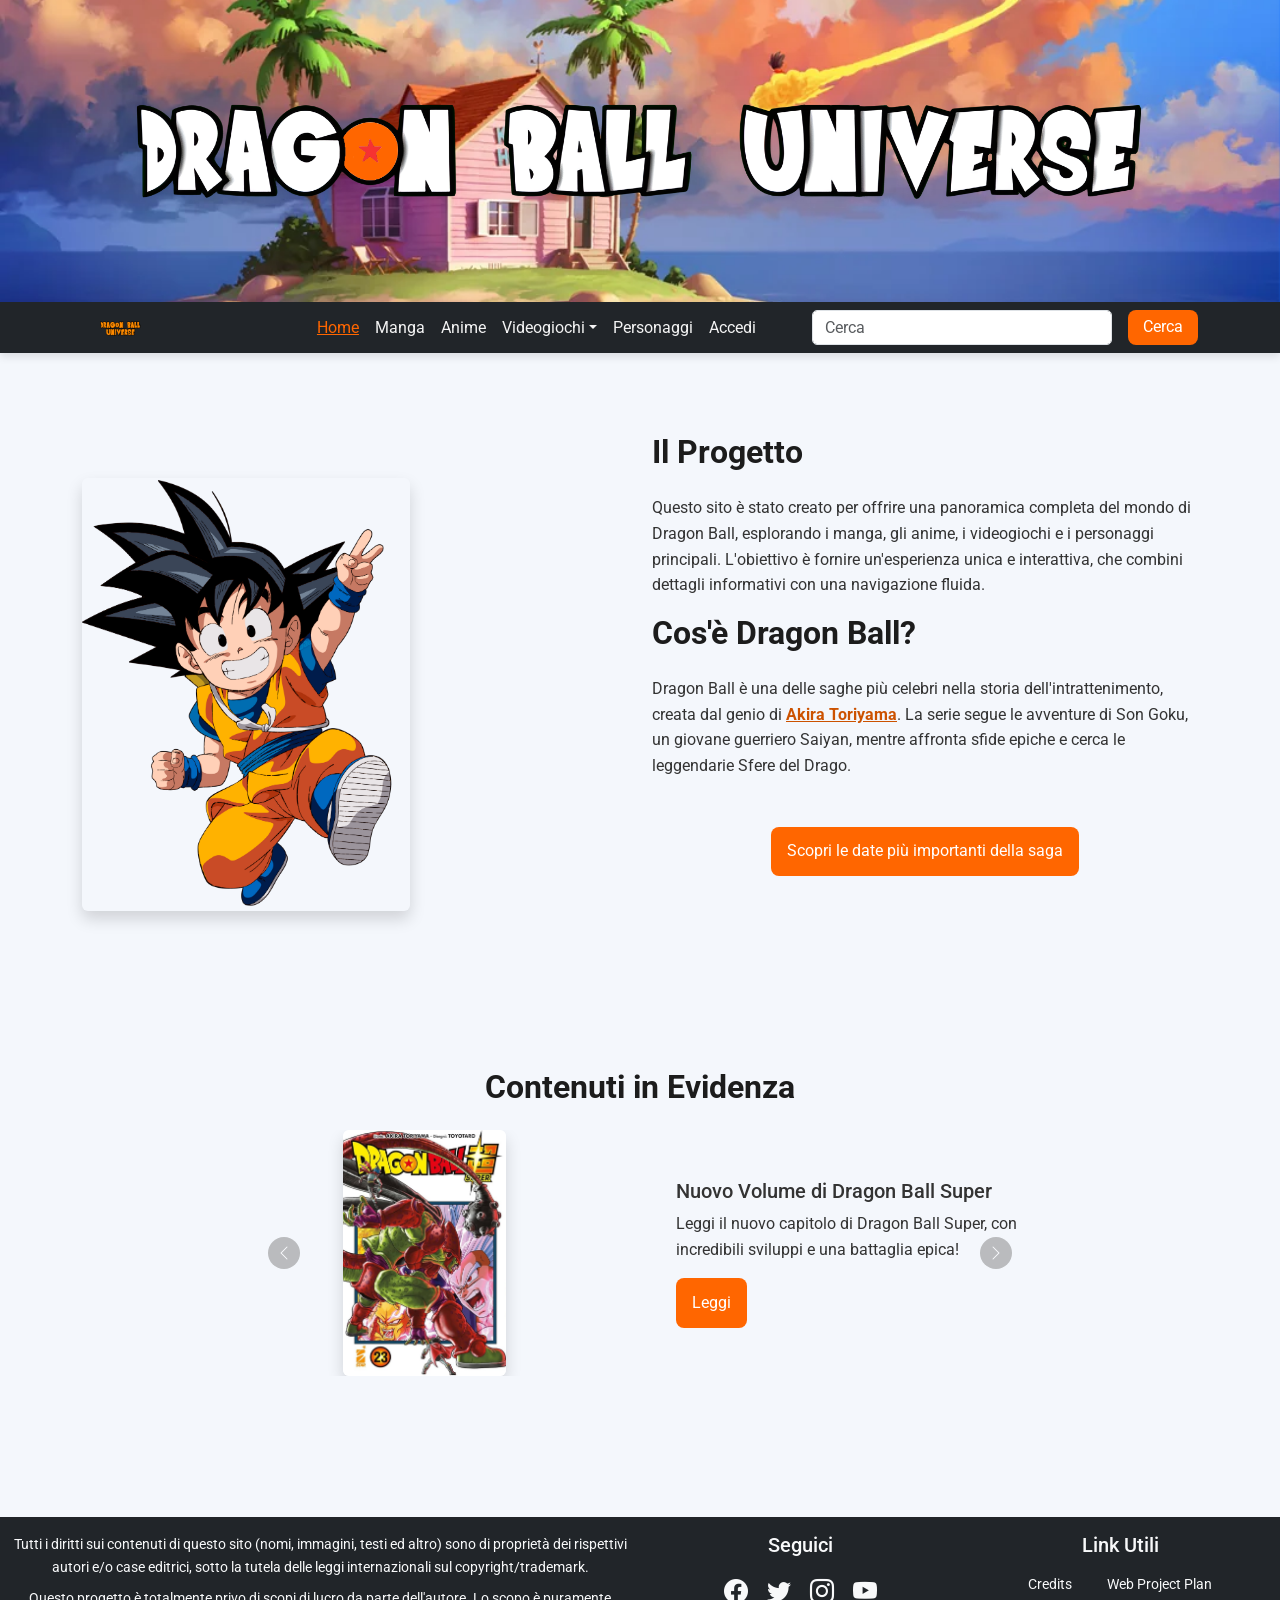
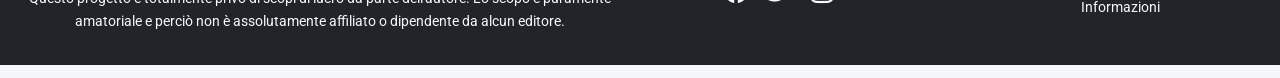
<file: index.html>
<!DOCTYPE html>
<html lang="it">
<head>
    <meta charset="UTF-8">
    <meta name="viewport" content="width=device-width, initial-scale=1.0">

    <!-- Metadati Dublin Core -->
    <link rel="schema.DC" href="http://purl.org/dc/elements/1.1/"/>

    <META name="DC.Title" content="Dragon Ball Universe - Catalogo Digitale"/>
    <META name="DC.Creator" content="Davide Boschi"/>
    <META name="DC.Subject" content="Dragon Ball, Manga, Anime, Videogiochi, Personaggi"/>
    <META name="DC.Description" content="Un catalogo digitale dedicato all'universo di Dragon Ball, con schede dettagliate su manga, anime, videogiochi e personaggi."/>
    <META name="DC.Publisher" content="Github Pages"/>
    <META name="DC.Date" content="2024/01/01"/>
    <META name="DC.Type" content="Catalogo web interattivo"/>
    <META name="DC.Format" content="Sito web"/>
    <META name="DC.Source" content="Dragon Ball - Manga e Anime originali di Akira Toriyama"/>
    <META name="DC.Language" content="It"/>
    


    <!-- Font Roboto -->
    <link href="https://fonts.googleapis.com/css2?family=Roboto&display=swap" rel="stylesheet">

    <!-- Bootstrap CSS -->
    <link href="https://cdn.jsdelivr.net/npm/bootstrap@5.3.3/dist/css/bootstrap.min.css" rel="stylesheet">
    <link href="https://cdn.jsdelivr.net/npm/bootstrap-icons/font/bootstrap-icons.css" rel="stylesheet">

    <!-- Bootstrap JS -->
    <script src="https://cdn.jsdelivr.net/npm/bootstrap@5.3.3/dist/js/bootstrap.bundle.min.js"></script>

    <!-- CSS Personalizzato -->
    <link rel="stylesheet" href="./style/style.css"/>

    <!-- Favicon -->
    <link rel="apple-touch-icon" sizes="180x180" href="./favicon/apple-touch-icon.png">
    <link rel="icon" type="image/png" sizes="32x32" href="./favicon/favicon-32x32.png">
    <link rel="icon" type="image/png" sizes="16x16" href="./favicon/favicon-16x16.png">
    <link rel="manifest" href="favicon/site.webmanifest">

    <title>Dragon Ball Universe</title>
</head>
<body>
    <!-- Header -->
    <header class="bg-primary text-white py-5">
        <div class="container text-center">
            <img src="./images/altre/logoheader.png" class="img-fluid" alt="Dragon Ball Universe Logo">
        </div>
    </header>

    <!-- Navbar -->
    <nav class="navbar navbar-expand-lg navbar-dark bg-dark sticky-top">
        <div class="container">
            <a href="index.html"> <img src="./images/altre/logo.png" width="20%" class="img-fluid ms-3" alt="Immagine Progetto"></a>
            <button class="navbar-toggler" type="button" data-bs-toggle="collapse" data-bs-target="#navbarNav" aria-controls="navbarNav" aria-expanded="false" aria-label="Toggle navigation">
                <span class="navbar-toggler-icon"></span>
            </button>
            <div class="collapse navbar-collapse" id="navbarNav">
                <ul class="navbar-nav ms-auto">
                    <li class="nav-item"><a class="nav-link active" href="index.html">Home</a></li>
                    <li class="nav-item"><a class="nav-link" href="pages/manga.html">Manga</a></li>
                    <li class="nav-item"><a class="nav-link" href="pages/anime.html">Anime</a></li>
                    <li class="nav-item dropdown">
                        <a class="nav-link dropdown-toggle" href="#" id="videogiochiDropdown" role="button" data-bs-toggle="dropdown" aria-expanded="false">Videogiochi</a>
                        <ul class="dropdown-menu" aria-labelledby="videogiochiDropdown">
                            <li><a class="dropdown-item" href="#">Console</a></li>
                            <li><a class="dropdown-item" href="#">Mobile</a></li>
                            <li><a class="dropdown-item Novita" href="pages/ultime_uscite.html">Novita !</a></li>
                        </ul>
                    </li>
                    <li class="nav-item"><a class="nav-link" href="pages/personaggi.html">Personaggi</a></li>
                    <li class="nav-item"><a class="nav-link" href="pages/accesso.html">Accedi</a></li>
                </ul>
                <!-- Search Bar -->
                <form class="d-flex ms-5" role="search">
                    <input class="form-control me-3" type="search" placeholder="Cerca" aria-label="Search">
                    <button class="btn btn-primary" type="submit">Cerca</button>
                </form>
            </div>
        </div>
    </nav>

<!-- Main Content -->
<main class="container py-5">
    <!-- Introduzione -->
    <section class="row align-items-center mb-5">
        <div class="col-md-6">
            <img src="./images/personaggi/gokuindex.png" width="60%" class="img-fluid rounded shadow" alt="Immagine Progetto">
        </div>
        <div class="col-md-6">
            <h2>Il Progetto</h2>
            <p>
                Questo sito è stato creato per offrire una panoramica completa del mondo di Dragon Ball, esplorando i manga, gli anime, i videogiochi e i personaggi principali. L'obiettivo è fornire un'esperienza unica e interattiva, che combini dettagli informativi con una navigazione fluida.
            </p>
            <h2>Cos'è Dragon Ball?</h2>
            <p>
                Dragon Ball è una delle saghe più celebri nella storia dell'intrattenimento, creata dal genio di 
                <a href="#" data-bs-toggle="modal" class="ao" data-bs-target="#akiraToriyamaModal"><strong>Akira Toriyama</strong></a>. 
                La serie segue le avventure di Son Goku, un giovane guerriero Saiyan, mentre affronta sfide epiche e cerca le leggendarie Sfere del Drago.
            </p>
         <!-- Bottone per Mappa Interattiva -->
        <section class="text-center mb-5">
            <button class="btn btn-primary" data-bs-toggle="modal" data-bs-target="#mappaModal">Scopri le date più importanti della saga</button>
        </section>
        </div>
    </section>

    <!-- Contenuti in evidenza -->
    <section class="mb-5">
        <h2 class="text-center mb-4">Contenuti in Evidenza</h2>
        <div id="carouselContenuti" class="carousel slide w-75 mx-auto" data-bs-ride="carousel">
            <div class="carousel-inner">
                <!-- Nuovo Capitolo Dragon Ball Super -->
                <div class="carousel-item active">
                    <div class="row align-items-center">
                        <div class="col-md-6">
                            <img src="./images/fumetti/23super.jpg" width="40%" class="img-fluid rounded shadow mx-auto d-block" alt="Dragon Ball Super Nuovo Capitolo">
                        </div>
                        <div class="col-md-6">
                            <div class="px-4">
                                <h5>Nuovo Volume di Dragon Ball Super</h5>
                                <p>Leggi il nuovo capitolo di Dragon Ball Super, con incredibili sviluppi e una battaglia epica!</p>
                                <a href="pages/item-1.html" class="btn btn-primary">Leggi</a>
                            </div>
                        </div>
                    </div>
                </div>

                <!-- Nuova Puntata Dragon Ball Daima -->
                <div class="carousel-item">
                    <div class="row align-items-center">
                        <div class="col-md-6">
                            <img src="./images/fumetti/ep15.jpg" width="60%" class="img-fluid rounded shadow mx-auto d-block" alt="Dragon Ball Daima Nuova Puntata">
                        </div>
                        <div class="col-md-6">
                            <div class="px-4">
                                <h5>Nuova Puntata di Dragon Ball Daima</h5>
                                <p>Un episodio ricco di azione e misteri, con Goku e i suoi amici in versione miniatura!</p>
                                <a href="pages/anime.html" class="btn btn-primary">Guarda</a>
                            </div>
                        </div>
                    </div>
                </div>

                <!-- Personaggio Iconico: Goku SSJ4 -->
                <div class="carousel-item">
                    <div class="row align-items-center">
                        <div class="col-md-6">
                            <img src="./images/personaggi/gokussj4.png" width="40%" class="img-fluid rounded shadow mx-auto d-block" alt="Goku SSJ4">
                        </div>
                        <div class="col-md-6">
                            <div class="px-4">
                                <h5>Personaggio Iconico: Goku SSJ4</h5>
                                <p>Scopri tutto su Goku Super Saiyan 4, una delle trasformazioni più amate di Dragon Ball!</p>
                                <a href="pages/personaggi.html" class="btn btn-primary">Approfondisci</a>
                            </div>
                        </div>
                    </div>
                </div>
            </div>

            <!-- Controlli del Carosello -->
            <button class="carousel-control-prev" type="button" data-bs-target="#carouselContenuti" data-bs-slide="prev">
                <span class="carousel-control-prev-icon" aria-hidden="true"></span>
                <span class="visually-hidden">Precedente</span>
            </button>
            <button class="carousel-control-next" type="button" data-bs-target="#carouselContenuti" data-bs-slide="next">
                <span class="carousel-control-next-icon" aria-hidden="true"></span>
                <span class="visually-hidden">Successivo</span>
            </button>
        </div>
    </section>
</main>


    <!-- Modale Akira Toriyama -->
    <div class="modal fade" id="akiraToriyamaModal" tabindex="-1" aria-labelledby="akiraToriyamaModalLabel" aria-hidden="true">
        <div class="modal-dialog">
            <div class="modal-content">
                <div class="modal-header">
                    <h5 class="modal-title" id="akiraToriyamaModalLabel">Akira Toriyama</h5>
                    <button type="button" class="btn-close" data-bs-dismiss="modal" aria-label="Close"></button>
                </div>
                <div class="modal-body">
                    <img src="./images/altre/akira.jpg" class="img-fluid rounded shadow text-center" alt="Foto Akira Toryama">
                    <p>
                        <strong>Akira Toriyama</strong> (5 aprile 1955 - 1 marzo 2024) è stato uno dei più grandi fumettisti giapponesi della storia, noto per aver creato <em>Dragon Ball</em>, una delle serie manga e anime più iconiche di tutti i tempi. 

                        La sua carriera iniziò con <em>Dr. Slump</em>, che gli valse un grande successo in Giappone, e si estese anche al design di videogiochi celebri come <em>Dragon Quest</em>. Con un mix unico di umorismo, azione e narrazione epica, Toriyama ha influenzato profondamente il mondo dell'intrattenimento.
                        
                        Nonostante la sua scomparsa, la sua eredità vive attraverso le opere che ha creato, continuando a ispirare generazioni di fan e artisti in tutto il mondo.
                        
                    </p>
                </div>
                <div class="modal-footer">
                    <button type="button" class="btn btn-secondary" data-bs-dismiss="modal">Chiudi</button>
                </div>
            </div>
        </div>
    </div>

    <!-- Modale Mappa Interattiva -->
<div class="modal fade" id="mappaModal" tabindex="-1" aria-labelledby="mappaModalLabel" aria-hidden="true">
    <div class="modal-dialog modal-lg">
        <div class="modal-content">
            <div class="modal-header">
                <h5 class="modal-title" id="mappaModalLabel">Le Date Più Importanti della Saga</h5>
                <button type="button" class="btn-close" data-bs-dismiss="modal" aria-label="Close"></button>
            </div>
            <div class="modal-body">
                <div class="ratio ratio-16x9">
                    <iframe src='https://cdn.knightlab.com/libs/timeline3/latest/embed/index.html?source=1h-Oc49K-hpywEsNBFOFD7iIcOF4Al6PeaNrgdsgtiyo&font=Default&lang=it&initial_zoom=2&height=650' width='100%' height='650' webkitallowfullscreen mozallowfullscreen allowfullscreen frameborder='0'></iframe>
                </div>
            </div>
            <div class="modal-footer">
                <button type="button" class="btn btn-secondary" data-bs-dismiss="modal">Chiudi</button>
            </div>
        </div>
    </div>
</div>


    <!-- Footer -->
    <footer>
        <section class="container-fluid text-light py-3 bg-dark">
            <div class="row">
                <!-- Disclaimer -->
                <div class="col-md-6 mb-3">
                    <p class="mb-2">
                        Tutti i diritti sui contenuti di questo sito (nomi, immagini, testi ed altro) sono di proprietà dei rispettivi autori e/o case editrici,
                        sotto la tutela delle leggi internazionali sul copyright/trademark.
                    </p>
                    <p class="mb-0">
                        Questo progetto è totalmente privo di scopi di lucro da parte dell'autore. Lo scopo è puramente amatoriale e perciò non è assolutamente affiliato o dipendente da alcun editore.
                    </p>
                </div>
                <!-- Social Media -->
                <div class="col-md-3 mb-3 text-center">
                    <h5 class="mb-3">Seguici</h5>
                    <a href="#" class="text-light me-3"><i class="bi bi-facebook fs-4"></i></a>
                    <a href="#" class="text-light me-3"><i class="bi bi-twitter fs-4"></i></a>
                    <a href="#" class="text-light me-3"><i class="bi bi-instagram fs-4"></i></a>
                    <a href="#" class="text-light"><i class="bi bi-youtube fs-4"></i></a>
                </div>
                <!-- Link utili -->
                <div class="col-md-3 mb-3 text-center">
                    <h5 class="mb-3">Link Utili</h5>
                    <ul class="list-inline mb-0">
                        <li class="list-inline-item mx-2">
                            <a class="text-light" href="#">Credits</a>
                        </li>
                        <li class="list-inline-item mx-2">
                            <a class="text-light" href="pages/webprojectplan.html">Web Project Plan</a>
                        </li>
                        <li class="list-inline-item mx-2">
                            <a class="text-light" href="#">Informazioni</a>
                        </li>
                    </ul>
                </div>
            </div>
        </section>
    </footer>
</body>

</html>
</file>
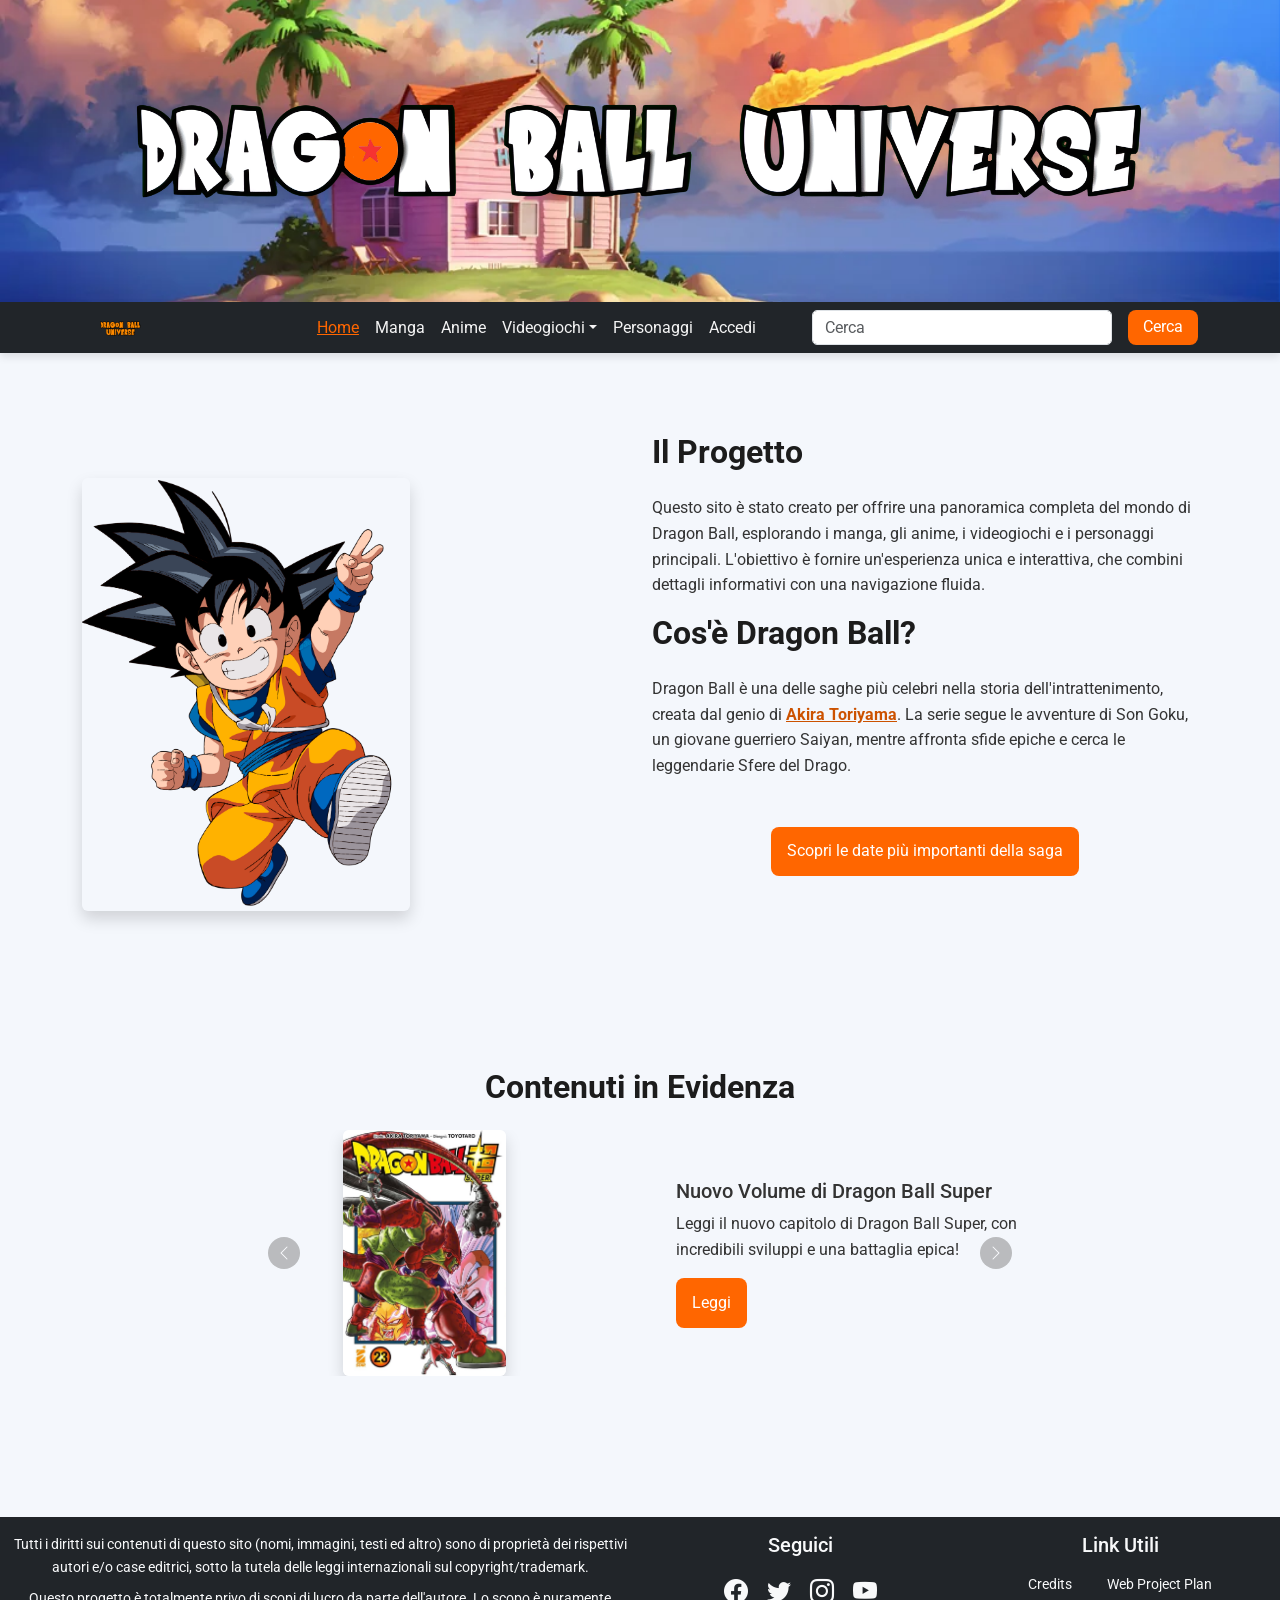
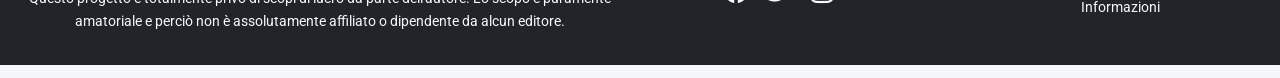
<file: src/index.html>
<!DOCTYPE html>
<html lang="it">
<head>
    <meta charset="UTF-8">
    <meta name="viewport" content="width=device-width, initial-scale=1.0">

    <!-- Metadati Dublin Core -->
    <link rel="schema.DC" href="http://purl.org/dc/elements/1.1/"/>

    <META name="DC.Title" content="Dragon Ball Universe - Catalogo Digitale"/>
    <META name="DC.Creator" content="Davide Boschi"/>
    <META name="DC.Subject" content="Dragon Ball, Manga, Anime, Videogiochi, Personaggi"/>
    <META name="DC.Description" content="Un catalogo digitale dedicato all'universo di Dragon Ball, con schede dettagliate su manga, anime, videogiochi e personaggi."/>
    <META name="DC.Publisher" content="Github Pages"/>
    <META name="DC.Date" content="2024/01/01"/>
    <META name="DC.Type" content="Catalogo web interattivo"/>
    <META name="DC.Format" content="Sito web"/>
    <META name="DC.Source" content="Dragon Ball - Manga e Anime originali di Akira Toriyama"/>
    <META name="DC.Language" content="It"/>
    


    <!-- Font Roboto -->
    <link href="https://fonts.googleapis.com/css2?family=Roboto&display=swap" rel="stylesheet">

    <!-- Bootstrap CSS -->
    <link href="https://cdn.jsdelivr.net/npm/bootstrap@5.3.3/dist/css/bootstrap.min.css" rel="stylesheet">
    <link href="https://cdn.jsdelivr.net/npm/bootstrap-icons/font/bootstrap-icons.css" rel="stylesheet">

    <!-- Bootstrap JS -->
    <script src="https://cdn.jsdelivr.net/npm/bootstrap@5.3.3/dist/js/bootstrap.bundle.min.js"></script>

    <!-- CSS Personalizzato -->
    <link rel="stylesheet" href="../style/style.css"/>

    <!-- Favicon -->
    <link rel="apple-touch-icon" sizes="180x180" href="../favicon/apple-touch-icon.png">
    <link rel="icon" type="image/png" sizes="32x32" href="../favicon/favicon-32x32.png">
    <link rel="icon" type="image/png" sizes="16x16" href="../favicon/favicon-16x16.png">
    <link rel="manifest" href="/site.webmanifest">

    <title>Dragon Ball Universe</title>
</head>
<body>
    <!-- Header -->
    <header class="bg-primary text-white py-5">
        <div class="container text-center">
            <img src="../images/altre/logoheader.png" class="img-fluid" alt="Dragon Ball Universe Logo">
        </div>
    </header>

    <!-- Navbar -->
    <nav class="navbar navbar-expand-lg navbar-dark bg-dark sticky-top">
        <div class="container">
            <a href="index.html"> <img src="../images/altre/logo.png" width="20%" class="img-fluid ms-3" alt="Immagine Progetto"></a>
            <button class="navbar-toggler" type="button" data-bs-toggle="collapse" data-bs-target="#navbarNav" aria-controls="navbarNav" aria-expanded="false" aria-label="Toggle navigation">
                <span class="navbar-toggler-icon"></span>
            </button>
            <div class="collapse navbar-collapse" id="navbarNav">
                <ul class="navbar-nav ms-auto">
                    <li class="nav-item"><a class="nav-link active" href="index.html">Home</a></li>
                    <li class="nav-item"><a class="nav-link" href="pages/manga.html">Manga</a></li>
                    <li class="nav-item"><a class="nav-link" href="pages/anime.html">Anime</a></li>
                    <li class="nav-item dropdown">
                        <a class="nav-link dropdown-toggle" href="#" id="videogiochiDropdown" role="button" data-bs-toggle="dropdown" aria-expanded="false">Videogiochi</a>
                        <ul class="dropdown-menu" aria-labelledby="videogiochiDropdown">
                            <li><a class="dropdown-item" href="#">Console</a></li>
                            <li><a class="dropdown-item" href="#">Mobile</a></li>
                            <li><a class="dropdown-item Novita" href="pages/ultime_uscite.html">Novita !</a></li>
                        </ul>
                    </li>
                    <li class="nav-item"><a class="nav-link" href="pages/personaggi.html">Personaggi</a></li>
                    <li class="nav-item"><a class="nav-link" href="pages/accesso.html">Accedi</a></li>
                </ul>
                <!-- Search Bar -->
                <form class="d-flex ms-5" role="search">
                    <input class="form-control me-3" type="search" placeholder="Cerca" aria-label="Search">
                    <button class="btn btn-primary" type="submit">Cerca</button>
                </form>
            </div>
        </div>
    </nav>

<!-- Main Content -->
<main class="container py-5">
    <!-- Introduzione -->
    <section class="row align-items-center mb-5">
        <div class="col-md-6">
            <img src="../images/personaggi/gokuindex.png" width="60%" class="img-fluid rounded shadow" alt="Immagine Progetto">
        </div>
        <div class="col-md-6">
            <h2>Il Progetto</h2>
            <p>
                Questo sito è stato creato per offrire una panoramica completa del mondo di Dragon Ball, esplorando i manga, gli anime, i videogiochi e i personaggi principali. L'obiettivo è fornire un'esperienza unica e interattiva, che combini dettagli informativi con una navigazione fluida.
            </p>
            <h2>Cos'è Dragon Ball?</h2>
            <p>
                Dragon Ball è una delle saghe più celebri nella storia dell'intrattenimento, creata dal genio di 
                <a href="#" data-bs-toggle="modal" class="ao" data-bs-target="#akiraToriyamaModal"><strong>Akira Toriyama</strong></a>. 
                La serie segue le avventure di Son Goku, un giovane guerriero Saiyan, mentre affronta sfide epiche e cerca le leggendarie Sfere del Drago.
            </p>
         <!-- Bottone per Mappa Interattiva -->
        <section class="text-center mb-5">
            <button class="btn btn-primary" data-bs-toggle="modal" data-bs-target="#mappaModal">Scopri le date più importanti della saga</button>
        </section>
        </div>
    </section>

    <!-- Contenuti in evidenza -->
    <section class="mb-5">
        <h2 class="text-center mb-4">Contenuti in Evidenza</h2>
        <div id="carouselContenuti" class="carousel slide w-75 mx-auto" data-bs-ride="carousel">
            <div class="carousel-inner">
                <!-- Nuovo Capitolo Dragon Ball Super -->
                <div class="carousel-item active">
                    <div class="row align-items-center">
                        <div class="col-md-6">
                            <img src="../images/fumetti/23super.jpg" width="40%" class="img-fluid rounded shadow mx-auto d-block" alt="Dragon Ball Super Nuovo Capitolo">
                        </div>
                        <div class="col-md-6">
                            <div class="px-4">
                                <h5>Nuovo Volume di Dragon Ball Super</h5>
                                <p>Leggi il nuovo capitolo di Dragon Ball Super, con incredibili sviluppi e una battaglia epica!</p>
                                <a href="pages/item-1.html" class="btn btn-primary">Leggi</a>
                            </div>
                        </div>
                    </div>
                </div>

                <!-- Nuova Puntata Dragon Ball Daima -->
                <div class="carousel-item">
                    <div class="row align-items-center">
                        <div class="col-md-6">
                            <img src="../images/fumetti/ep15.jpg" width="60%" class="img-fluid rounded shadow mx-auto d-block" alt="Dragon Ball Daima Nuova Puntata">
                        </div>
                        <div class="col-md-6">
                            <div class="px-4">
                                <h5>Nuova Puntata di Dragon Ball Daima</h5>
                                <p>Un episodio ricco di azione e misteri, con Goku e i suoi amici in versione miniatura!</p>
                                <a href="pages/anime.html" class="btn btn-primary">Guarda</a>
                            </div>
                        </div>
                    </div>
                </div>

                <!-- Personaggio Iconico: Goku SSJ4 -->
                <div class="carousel-item">
                    <div class="row align-items-center">
                        <div class="col-md-6">
                            <img src="../images/personaggi/gokussj4.png" width="40%" class="img-fluid rounded shadow mx-auto d-block" alt="Goku SSJ4">
                        </div>
                        <div class="col-md-6">
                            <div class="px-4">
                                <h5>Personaggio Iconico: Goku SSJ4</h5>
                                <p>Scopri tutto su Goku Super Saiyan 4, una delle trasformazioni più amate di Dragon Ball!</p>
                                <a href="pages/personaggi.html" class="btn btn-primary">Approfondisci</a>
                            </div>
                        </div>
                    </div>
                </div>
            </div>

            <!-- Controlli del Carosello -->
            <button class="carousel-control-prev" type="button" data-bs-target="#carouselContenuti" data-bs-slide="prev">
                <span class="carousel-control-prev-icon" aria-hidden="true"></span>
                <span class="visually-hidden">Precedente</span>
            </button>
            <button class="carousel-control-next" type="button" data-bs-target="#carouselContenuti" data-bs-slide="next">
                <span class="carousel-control-next-icon" aria-hidden="true"></span>
                <span class="visually-hidden">Successivo</span>
            </button>
        </div>
    </section>
</main>


    <!-- Modale Akira Toriyama -->
    <div class="modal fade" id="akiraToriyamaModal" tabindex="-1" aria-labelledby="akiraToriyamaModalLabel" aria-hidden="true">
        <div class="modal-dialog">
            <div class="modal-content">
                <div class="modal-header">
                    <h5 class="modal-title" id="akiraToriyamaModalLabel">Akira Toriyama</h5>
                    <button type="button" class="btn-close" data-bs-dismiss="modal" aria-label="Close"></button>
                </div>
                <div class="modal-body">
                    <img src="../images/altre/akira.jpg" class="img-fluid rounded shadow text-center" alt="Foto Akira Toryama">
                    <p>
                        <strong>Akira Toriyama</strong> (5 aprile 1955 - 1 marzo 2024) è stato uno dei più grandi fumettisti giapponesi della storia, noto per aver creato <em>Dragon Ball</em>, una delle serie manga e anime più iconiche di tutti i tempi. 

                        La sua carriera iniziò con <em>Dr. Slump</em>, che gli valse un grande successo in Giappone, e si estese anche al design di videogiochi celebri come <em>Dragon Quest</em>. Con un mix unico di umorismo, azione e narrazione epica, Toriyama ha influenzato profondamente il mondo dell'intrattenimento.
                        
                        Nonostante la sua scomparsa, la sua eredità vive attraverso le opere che ha creato, continuando a ispirare generazioni di fan e artisti in tutto il mondo.
                        
                    </p>
                </div>
                <div class="modal-footer">
                    <button type="button" class="btn btn-secondary" data-bs-dismiss="modal">Chiudi</button>
                </div>
            </div>
        </div>
    </div>

    <!-- Modale Mappa Interattiva -->
<div class="modal fade" id="mappaModal" tabindex="-1" aria-labelledby="mappaModalLabel" aria-hidden="true">
    <div class="modal-dialog modal-lg">
        <div class="modal-content">
            <div class="modal-header">
                <h5 class="modal-title" id="mappaModalLabel">Le Date Più Importanti della Saga</h5>
                <button type="button" class="btn-close" data-bs-dismiss="modal" aria-label="Close"></button>
            </div>
            <div class="modal-body">
                <div class="ratio ratio-16x9">
                    <iframe src='https://cdn.knightlab.com/libs/timeline3/latest/embed/index.html?source=1h-Oc49K-hpywEsNBFOFD7iIcOF4Al6PeaNrgdsgtiyo&font=Default&lang=it&initial_zoom=2&height=650' width='100%' height='650' webkitallowfullscreen mozallowfullscreen allowfullscreen frameborder='0'></iframe>
                </div>
            </div>
            <div class="modal-footer">
                <button type="button" class="btn btn-secondary" data-bs-dismiss="modal">Chiudi</button>
            </div>
        </div>
    </div>
</div>


    <!-- Footer -->
    <footer>
        <section class="container-fluid text-light py-3 bg-dark">
            <div class="row">
                <!-- Disclaimer -->
                <div class="col-md-6 mb-3">
                    <p class="mb-2">
                        Tutti i diritti sui contenuti di questo sito (nomi, immagini, testi ed altro) sono di proprietà dei rispettivi autori e/o case editrici,
                        sotto la tutela delle leggi internazionali sul copyright/trademark.
                    </p>
                    <p class="mb-0">
                        Questo progetto è totalmente privo di scopi di lucro da parte dell'autore. Lo scopo è puramente amatoriale e perciò non è assolutamente affiliato o dipendente da alcun editore.
                    </p>
                </div>
                <!-- Social Media -->
                <div class="col-md-3 mb-3 text-center">
                    <h5 class="mb-3">Seguici</h5>
                    <a href="#" class="text-light me-3"><i class="bi bi-facebook fs-4"></i></a>
                    <a href="#" class="text-light me-3"><i class="bi bi-twitter fs-4"></i></a>
                    <a href="#" class="text-light me-3"><i class="bi bi-instagram fs-4"></i></a>
                    <a href="#" class="text-light"><i class="bi bi-youtube fs-4"></i></a>
                </div>
                <!-- Link utili -->
                <div class="col-md-3 mb-3 text-center">
                    <h5 class="mb-3">Link Utili</h5>
                    <ul class="list-inline mb-0">
                        <li class="list-inline-item mx-2">
                            <a class="text-light" href="#">Credits</a>
                        </li>
                        <li class="list-inline-item mx-2">
                            <a class="text-light" href="pages/webprojectplan.html">Web Project Plan</a>
                        </li>
                        <li class="list-inline-item mx-2">
                            <a class="text-light" href="#">Informazioni</a>
                        </li>
                    </ul>
                </div>
            </div>
        </section>
    </footer>
</body>

</html>
</file>
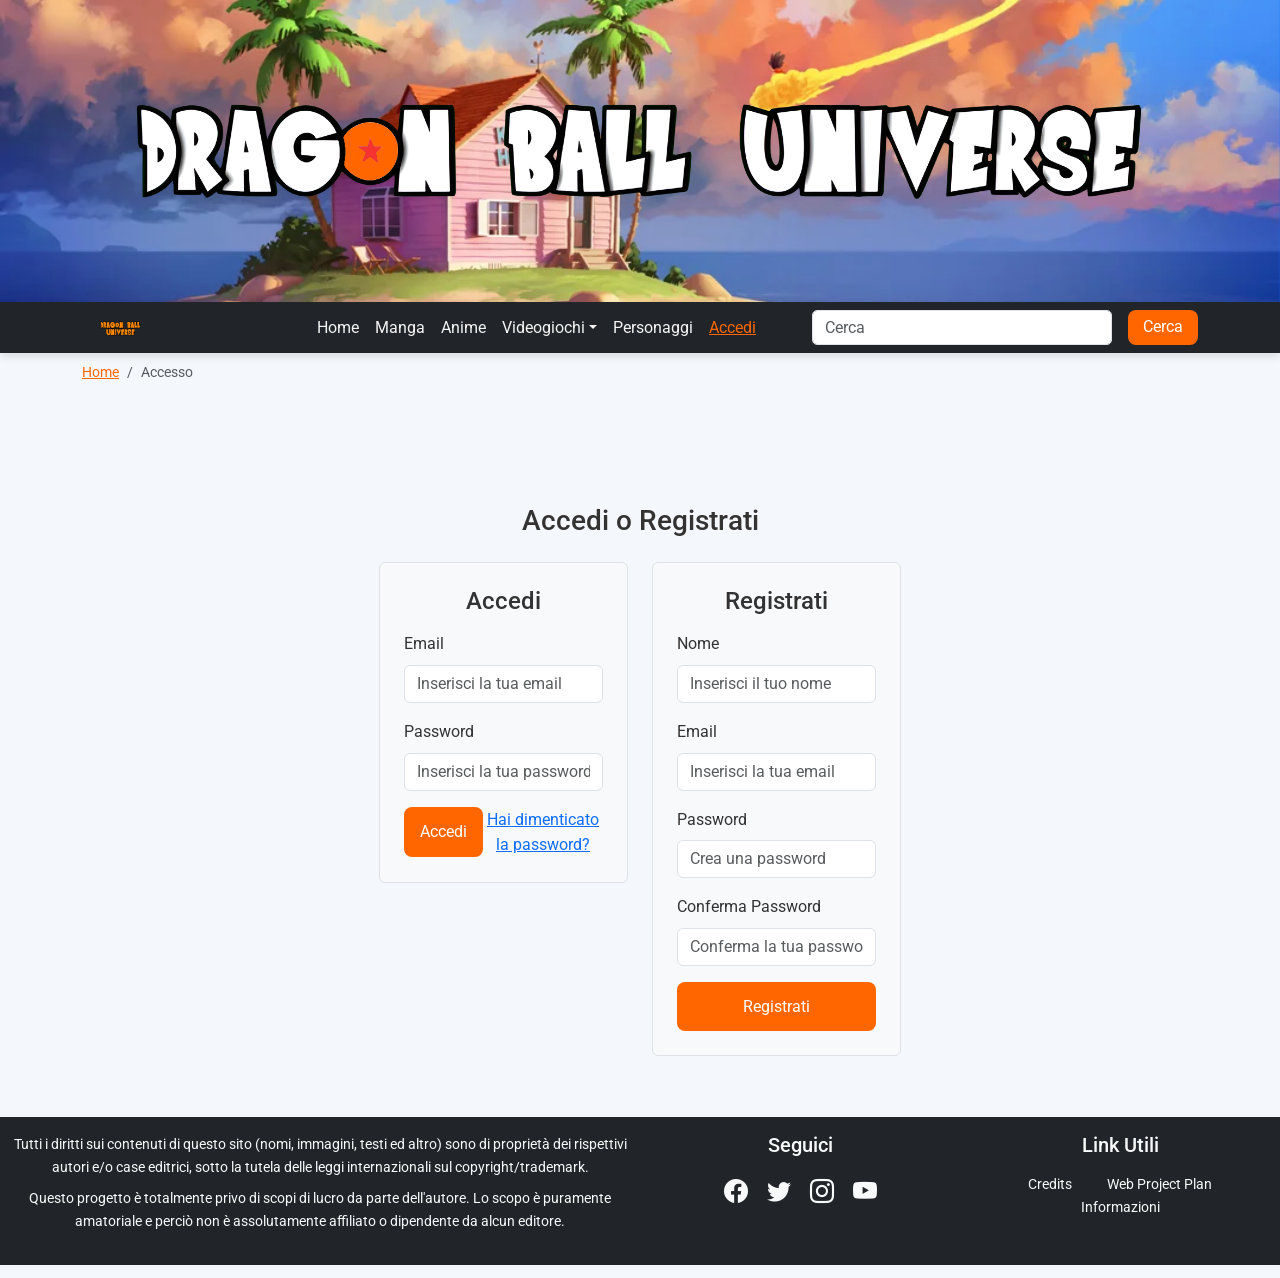
<file: pages/accesso.html>
<!DOCTYPE html>
<html lang="it">
<head>
    <meta charset="UTF-8">
    <meta name="viewport" content="width=device-width, initial-scale=1.0">

    <!-- Metadati Dublin Core -->
    <link rel="schema.DC" href="http://purl.org/dc/elements/1.1/"/>

    <META name="DC.Title" content="Dragon Ball Universe - Catalogo Digitale"/>
    <META name="DC.Creator" content="Davide Boschi"/>
    <META name="DC.Subject" content="Dragon Ball, Manga, Anime, Videogiochi, Personaggi"/>
    <META name="DC.Description" content="Un catalogo digitale dedicato all'universo di Dragon Ball, con schede dettagliate su manga, anime, videogiochi e personaggi."/>
    <META name="DC.Publisher" content="Github Pages"/>
    <META name="DC.Date" content="2024/01/01"/>
    <META name="DC.Type" content="Catalogo web interattivo"/>
    <META name="DC.Format" content="Sito web"/>
    <META name="DC.Source" content="Dragon Ball - Manga e Anime originali di Akira Toriyama"/>
    <META name="DC.Language" content="It"/>

    <!-- Font Roboto -->
    <link href="https://fonts.googleapis.com/css2?family=Roboto&display=swap" rel="stylesheet">

    <!-- Bootstrap CSS -->
    <link href="https://cdn.jsdelivr.net/npm/bootstrap@5.3.3/dist/css/bootstrap.min.css" rel="stylesheet">
    <link href="https://cdn.jsdelivr.net/npm/bootstrap-icons/font/bootstrap-icons.css" rel="stylesheet">

    <!-- Bootstrap JS -->
    <script src="https://cdn.jsdelivr.net/npm/bootstrap@5.3.3/dist/js/bootstrap.bundle.min.js"></script>

    <!-- CSS Personalizzato -->
    <link rel="stylesheet" href="./../style/style.css"/>

    <!-- Favicon -->
    <link rel="apple-touch-icon" sizes="180x180" href="./../favicon/apple-touch-icon.png">
    <link rel="icon" type="image/png" sizes="32x32" href="./../favicon/favicon-32x32.png">
    <link rel="icon" type="image/png" sizes="16x16" href="./../favicon/favicon-16x16.png">
    <link rel="manifest" href="./../favicon/site.webmanifest">

    <title>Dragon Ball Universe</title>
</head>
<body>
    <!-- Header -->
    <header class="bg-primary text-white py-5">
        <div class="container text-center">
            <img src="./../images/altre/logoheader.png" class="img-fluid" alt="Dragon Ball Universe Logo">
        </div>
    </header>

    <!-- Navbar -->
    <nav class="navbar navbar-expand-lg navbar-dark bg-dark sticky-top">
        <div class="container">
            <a href="../index.html"> <img src="./../images/altre/logo.png" width="20%" class="img-fluid ms-3" alt="Immagine Progetto"></a>
            <button class="navbar-toggler" type="button" data-bs-toggle="collapse" data-bs-target="#navbarNav" aria-controls="navbarNav" aria-expanded="false" aria-label="Toggle navigation">
                <span class="navbar-toggler-icon"></span>
            </button>
            <div class="collapse navbar-collapse" id="navbarNav">
                <ul class="navbar-nav ms-auto">
                    <li class="nav-item"><a class="nav-link" href="../index.html">Home</a></li>
                    <li class="nav-item"><a class="nav-link" href="manga.html">Manga</a></li>
                    <li class="nav-item"><a class="nav-link" href="anime.html">Anime</a></li>
                    <li class="nav-item dropdown">
                        <a class="nav-link dropdown-toggle" href="#" id="videogiochiDropdown" role="button" data-bs-toggle="dropdown" aria-expanded="false">Videogiochi</a>
                        <ul class="dropdown-menu" aria-labelledby="videogiochiDropdown">
                            <li><a class="dropdown-item" href="#">Console</a></li>
                            <li><a class="dropdown-item" href="#">Mobile</a></li>
                            <li><a class="dropdown-item Novita" href="ultime_uscite.html">Novita !</a></li>
                        </ul>
                    </li>
                    <li class="nav-item"><a class="nav-link" href="personaggi.html">Personaggi</a></li>
                    <li class="nav-item"><a class="nav-link active" href="accesso.html">Accedi</a></li>
                </ul>
                <!-- Search Bar -->
                <form class="d-flex ms-5" role="search">
                    <input class="form-control me-3" type="search" placeholder="Cerca" aria-label="Search">
                    <button class="btn btn-primary" type="submit">Cerca</button>
                </form>
            </div>
        </div>
    </nav>
    <!-- Breadcrumbs -->
    <nav aria-label="breadcrumb" class="py-2">
        <div class="container">
            <ol class="breadcrumb">
                <li class="breadcrumb-item"><a href="../index.html">Home</a></li>
                <li class="breadcrumb-item active" aria-current="page">Accesso</li>
            </ol>
        </div>
    </nav>

    <!-- Main Content -->
    <main class="container py-5">
        <div class="row justify-content-center">
            <div class="col-md-6">
<!-- Titolo e tabs -->
<div class="container mt-5">
    <h3 class="text-center mb-4">Accedi o Registrati</h3>
    <div class="row">
        <!-- Colonna Login -->
        <div class="col-md-6">
            <div class="border p-4 rounded bg-light">
                <h4 class="text-center mb-3">Accedi</h4>
                <form>
                    <div class="mb-3">
                        <label for="loginEmail" class="form-label">Email</label>
                        <input type="email" class="form-control" id="loginEmail" placeholder="Inserisci la tua email">
                    </div>
                    <div class="mb-3">
                        <label for="loginPassword" class="form-label">Password</label>
                        <input type="password" class="form-control" id="loginPassword" placeholder="Inserisci la tua password">
                    </div>
                    <div class="d-flex justify-content-between align-items-center">
                        <button type="submit" class="btn btn-primary">Accedi</button>
                        <a href="#" class="text-primary text-center text-decoration-underline">Hai dimenticato la password?</a>
                    </div>
                </form>
            </div>
        </div>
        <!-- Colonna Registrazione -->
        <div class="col-md-6">
            <div class="border p-4 rounded bg-light">
                <h4 class="text-center mb-3">Registrati</h4>
                <form>
                    <div class="mb-3">
                        <label for="registerName" class="form-label">Nome</label>
                        <input type="text" class="form-control" id="registerName" placeholder="Inserisci il tuo nome">
                    </div>
                    <div class="mb-3">
                        <label for="registerEmail" class="form-label">Email</label>
                        <input type="email" class="form-control" id="registerEmail" placeholder="Inserisci la tua email">
                    </div>
                    <div class="mb-3">
                        <label for="registerPassword" class="form-label">Password</label>
                        <input type="password" class="form-control" id="registerPassword" placeholder="Crea una password">
                    </div>
                    <div class="mb-3">
                        <label for="registerConfirmPassword" class="form-label">Conferma Password</label>
                        <input type="password" class="form-control" id="registerConfirmPassword" placeholder="Conferma la tua password">
                    </div>
                    <button type="submit" class="btn btn-primary w-100">Registrati</button>
                </form>
            </div>
        </div>
    </div>
</div>

            </div>
        </div>
    </main>
 <!-- Footer -->
 <footer>
    <section class="container-fluid text-light py-3 bg-dark">
        <div class="row">
            <!-- Disclaimer -->
            <div class="col-md-6 mb-3">
                <p class="mb-2">
                    Tutti i diritti sui contenuti di questo sito (nomi, immagini, testi ed altro) sono di proprietà dei rispettivi autori e/o case editrici,
                    sotto la tutela delle leggi internazionali sul copyright/trademark.
                </p>
                <p class="mb-0">
                    Questo progetto è totalmente privo di scopi di lucro da parte dell'autore. Lo scopo è puramente amatoriale e perciò non è assolutamente affiliato o dipendente da alcun editore.
                </p>
            </div>
            <!-- Social Media -->
            <div class="col-md-3 mb-3 text-center">
                <h5 class="mb-3">Seguici</h5>
                <a href="#" class="text-light me-3"><i class="bi bi-facebook fs-4"></i></a>
                <a href="#" class="text-light me-3"><i class="bi bi-twitter fs-4"></i></a>
                <a href="#" class="text-light me-3"><i class="bi bi-instagram fs-4"></i></a>
                <a href="#" class="text-light"><i class="bi bi-youtube fs-4"></i></a>
            </div>
            <!-- Link utili -->
            <div class="col-md-3 mb-3 text-center">
                <h5 class="mb-3">Link Utili</h5>
                <ul class="list-inline mb-0">
                    <li class="list-inline-item mx-2">
                        <a class="text-light" href="#">Credits</a>
                    </li>
                    <li class="list-inline-item mx-2">
                        <a class="text-light" href="webprojectplan.html">Web Project Plan</a>
                    </li>
                    <li class="list-inline-item mx-2">
                        <a class="text-light" href="#">Informazioni</a>
                    </li>
                </ul>
            </div>
        </div>
    </section>
</footer>
</body>
</html>
</file>
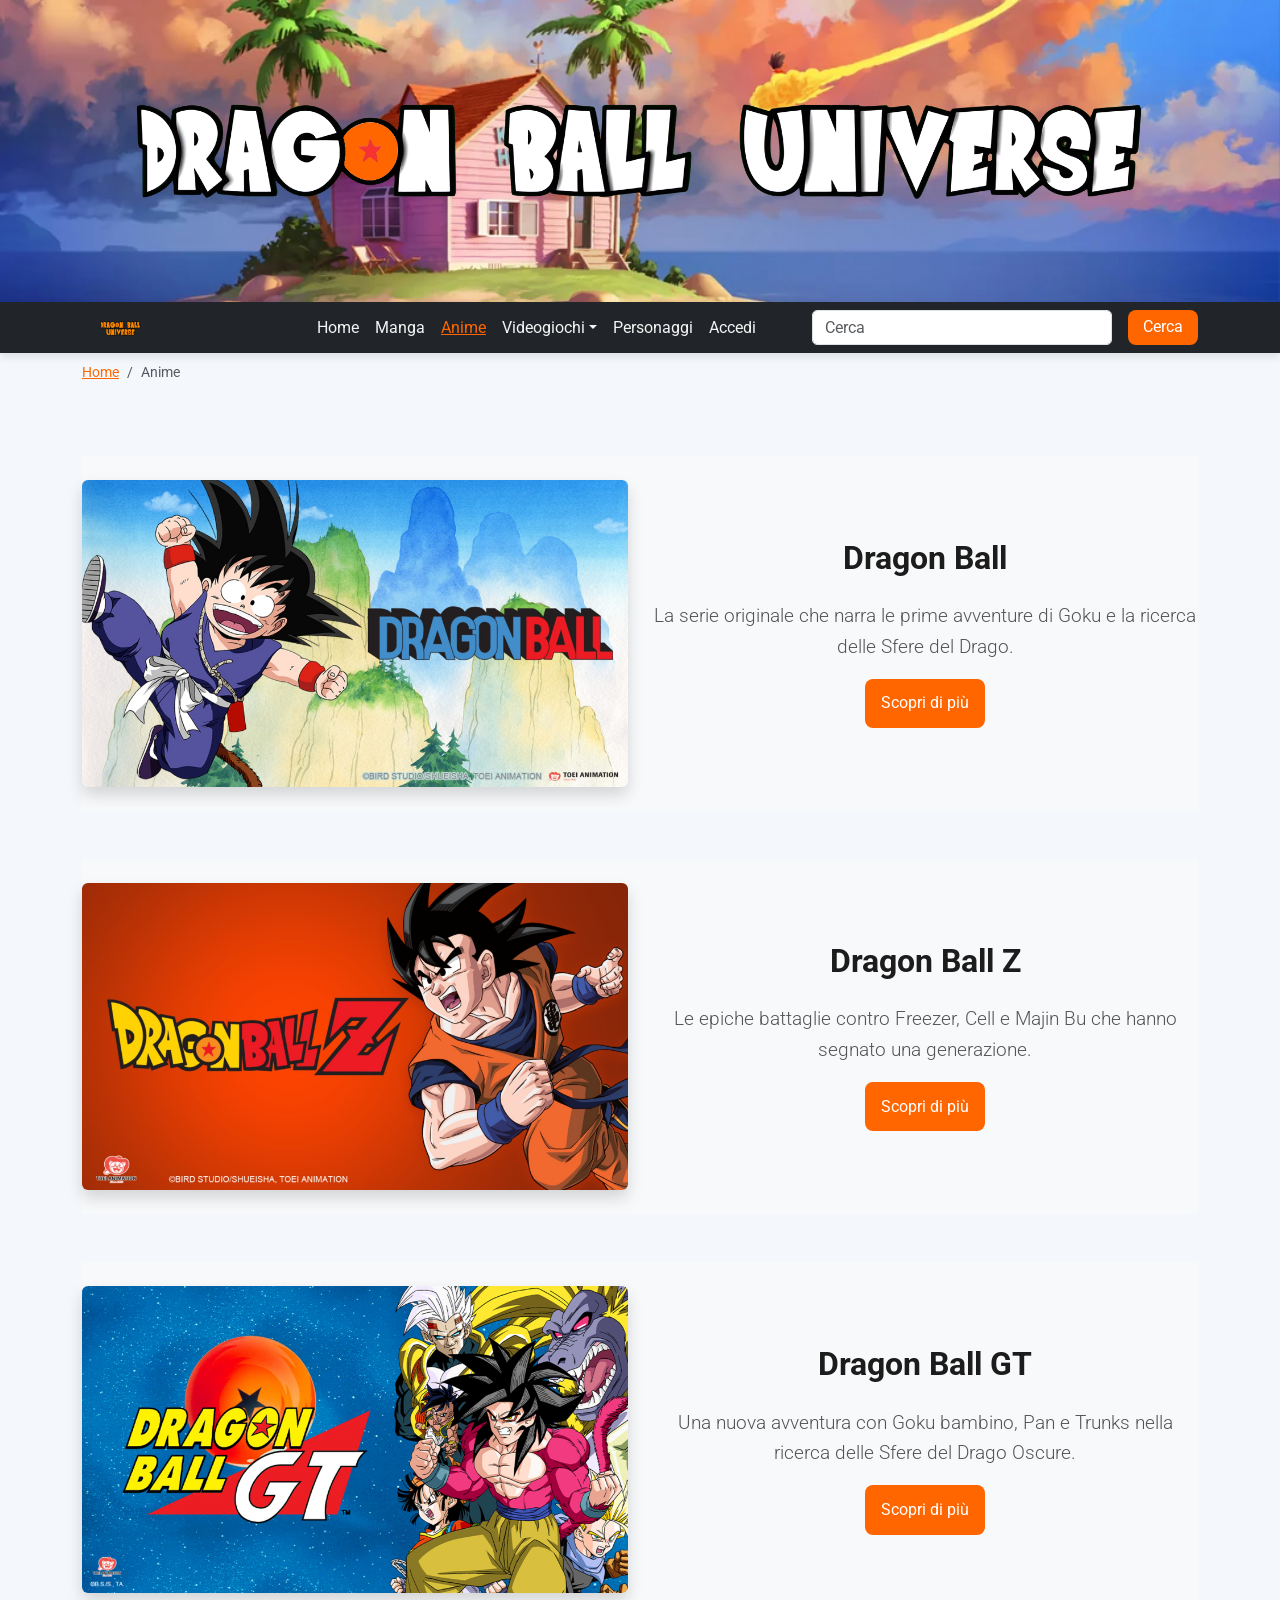
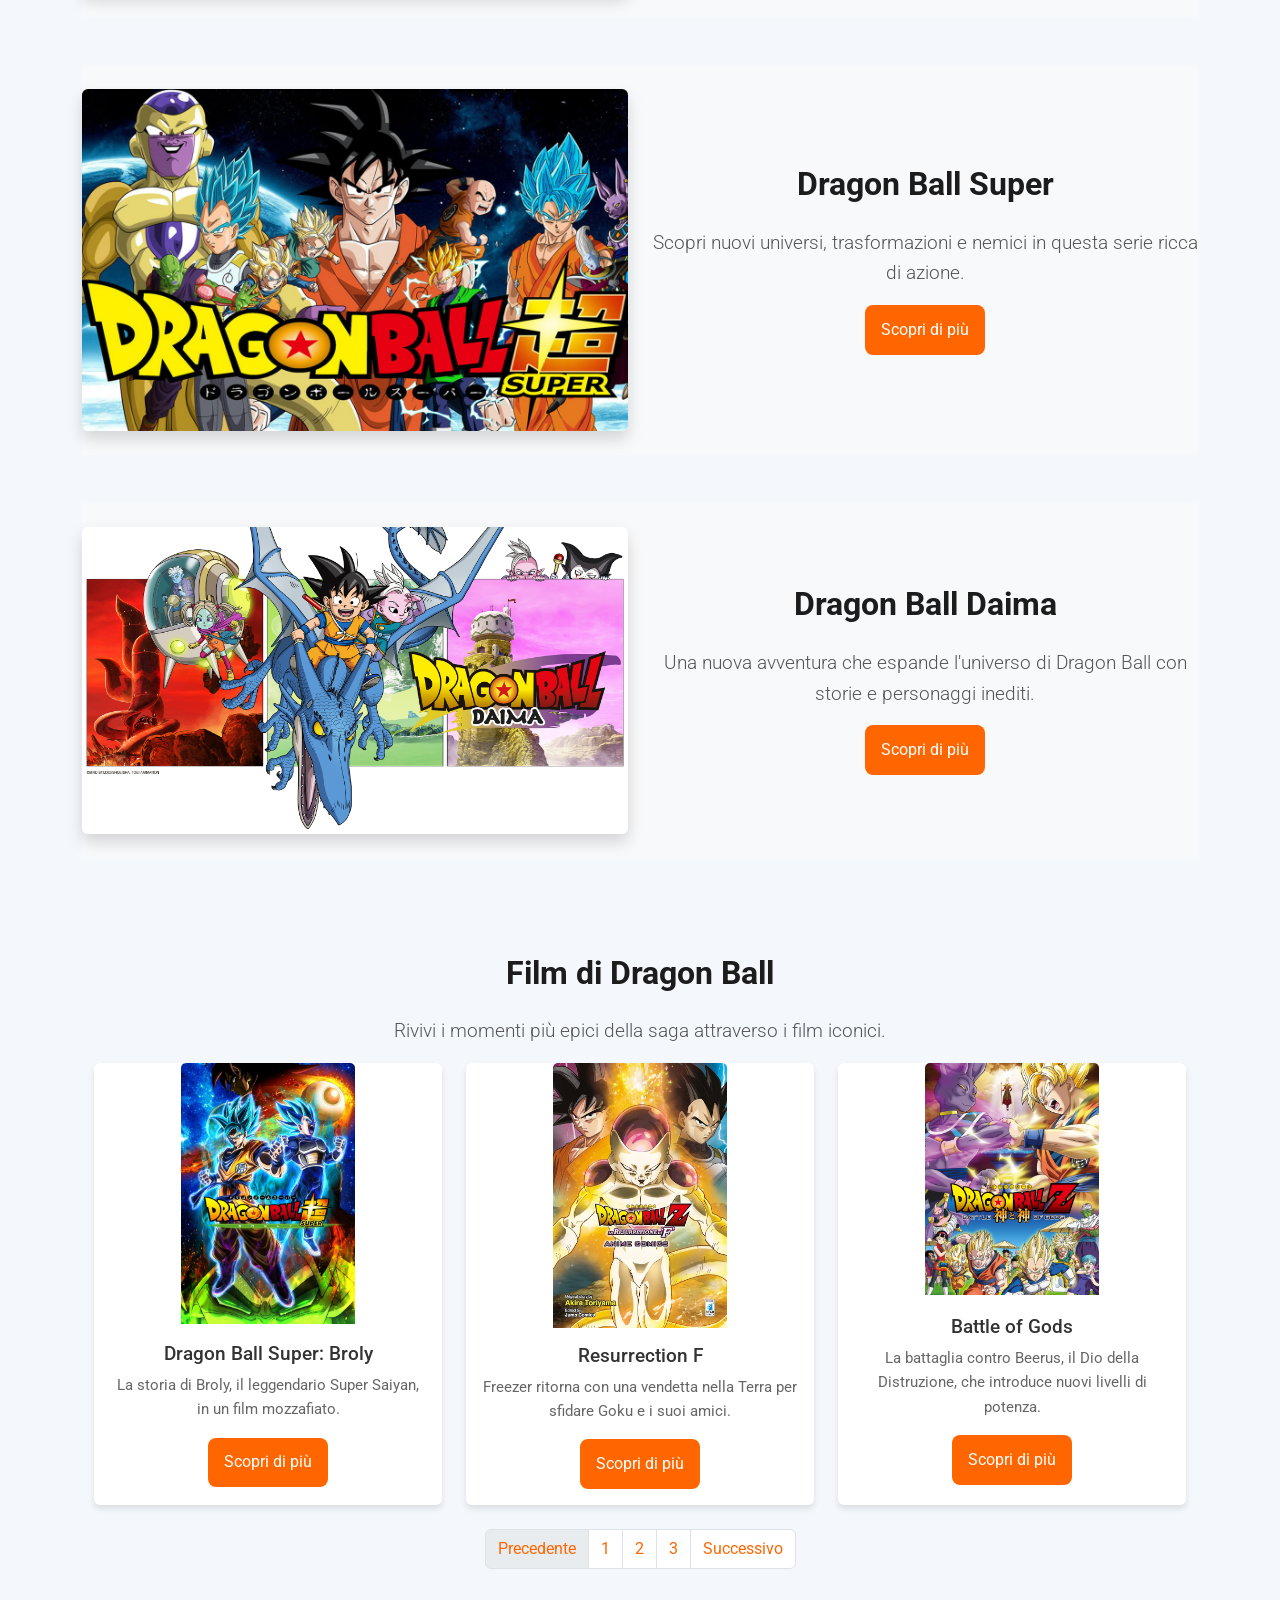
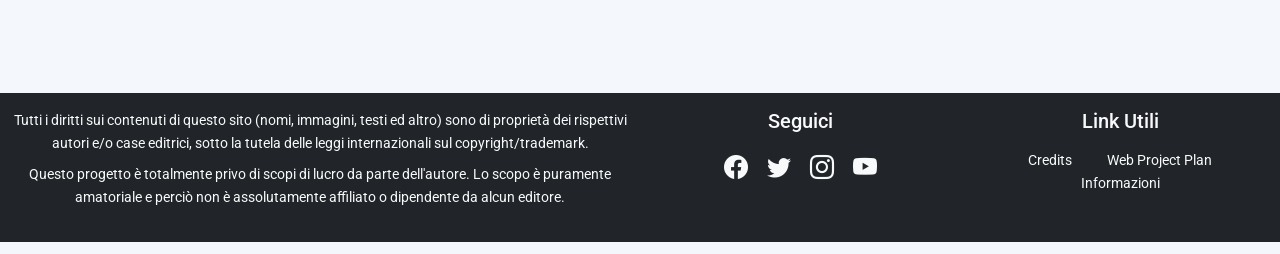
<file: pages/anime.html>
<!DOCTYPE html>
<html lang="it">
<head>
    <meta charset="UTF-8">
    <meta name="viewport" content="width=device-width, initial-scale=1.0">
    
    <!-- Metadati Dublin Core -->
    <link rel="schema.DC" href="http://purl.org/dc/elements/1.1/"/>

    <META name="DC.Title" content="Dragon Ball Universe - Catalogo Digitale"/>
    <META name="DC.Creator" content="Davide Boschi"/>
    <META name="DC.Subject" content="Dragon Ball, Manga, Anime, Videogiochi, Personaggi"/>
    <META name="DC.Description" content="Un catalogo digitale dedicato all'universo di Dragon Ball, con schede dettagliate su manga, anime, videogiochi e personaggi."/>
    <META name="DC.Publisher" content="Github Pages"/>
    <META name="DC.Date" content="2024/01/01"/>
    <META name="DC.Type" content="Catalogo web interattivo"/>
    <META name="DC.Format" content="Sito web"/>
    <META name="DC.Source" content="Dragon Ball - Manga e Anime originali di Akira Toriyama"/>
    <META name="DC.Language" content="It"/>

    <!-- Font Roboto -->
    <link href="https://fonts.googleapis.com/css2?family=Roboto&display=swap" rel="stylesheet">

    <!-- Bootstrap CSS -->
    <link href="https://cdn.jsdelivr.net/npm/bootstrap@5.3.3/dist/css/bootstrap.min.css" rel="stylesheet">
    <link href="https://cdn.jsdelivr.net/npm/bootstrap-icons/font/bootstrap-icons.css" rel="stylesheet">

    <!-- Bootstrap JS -->
    <script src="https://cdn.jsdelivr.net/npm/bootstrap@5.3.3/dist/js/bootstrap.bundle.min.js"></script>

    <!-- CSS Personalizzato -->
    <link rel="stylesheet" href="./../style/style.css"/>

    <!-- Favicon -->
    <link rel="apple-touch-icon" sizes="180x180" href="./../favicon/apple-touch-icon.png">
    <link rel="icon" type="image/png" sizes="32x32" href="./../favicon/favicon-32x32.png">
    <link rel="icon" type="image/png" sizes="16x16" href="./../favicon/favicon-16x16.png">
    <link rel="manifest" href="./../favicon/site.webmanifest">

    <title>Dragon Ball Universe</title>
</head>
<body>
    <!-- Header -->
    <header class="bg-primary text-white py-5">
        <div class="container text-center">
            <img src="./../images/altre/logoheader.png" class="img-fluid" alt="Dragon Ball Universe Logo">
        </div>
    </header>

    <!-- Navbar -->
    <nav class="navbar navbar-expand-lg navbar-dark bg-dark sticky-top">
        <div class="container">
            <a href="../index.html"> <img src="./../images/altre/logo.png" width="20%" class="img-fluid ms-3" alt="Immagine Progetto"></a>
            <button class="navbar-toggler" type="button" data-bs-toggle="collapse" data-bs-target="#navbarNav" aria-controls="navbarNav" aria-expanded="false" aria-label="Toggle navigation">
                <span class="navbar-toggler-icon"></span>
            </button>
            <div class="collapse navbar-collapse" id="navbarNav">
                <ul class="navbar-nav ms-auto">
                    <li class="nav-item"><a class="nav-link" href="../index.html">Home</a></li>
                    <li class="nav-item"><a class="nav-link" href="manga.html">Manga</a></li>
                    <li class="nav-item"><a class="nav-link  active" href="anime.html">Anime</a></li>
                    <li class="nav-item dropdown">
                        <a class="nav-link dropdown-toggle" href="#" id="videogiochiDropdown" role="button" data-bs-toggle="dropdown" aria-expanded="false">Videogiochi</a>
                        <ul class="dropdown-menu" aria-labelledby="videogiochiDropdown">
                            <li><a class="dropdown-item" href="#">Console</a></li>
                            <li><a class="dropdown-item" href="#">Mobile</a></li>
                            <li><a class="dropdown-item Novita" href="ultime_uscite.html">Novita !</a></li>
                        </ul>
                    </li>
                    <li class="nav-item"><a class="nav-link" href="personaggi.html">Personaggi</a></li>
                    <li class="nav-item"><a class="nav-link" href="accesso.html">Accedi</a></li>
                </ul>
                <!-- Search Bar -->
                <form class="d-flex ms-5" role="search">
                    <input class="form-control me-3" type="search" placeholder="Cerca" aria-label="Search">
                    <button class="btn btn-primary" type="submit">Cerca</button>
                </form>
            </div>
        </div>
    </nav>

    <!-- Breadcrumbs -->
    <nav aria-label="breadcrumb" class="py-2">
        <div class="container">
            <ol class="breadcrumb">
                <li class="breadcrumb-item"><a href="../index.html">Home</a></li>
                <li class="breadcrumb-item active" aria-current="page">Anime</li>
            </ol>
        </div>
    </nav>

    <!-- Main Content -->
    <main class="container py-5">
        <!-- Dragon Ball  -->
        <section class="text-center mb-5 bg-light py-4">
            <div class="row">
                <div class="col-md-6">
                    <img src="./../images/anime/d1.jpg" class="img-fluid rounded rounded shadow" alt="Dragon Ball">
                </div>
                <div class="col-md-6 d-flex align-items-center">
                    <div>
                        <h2>Dragon Ball</h2>
                        <p class="lead">La serie originale che narra le prime avventure di Goku e la ricerca delle Sfere del Drago.</p>
                        <a href="#" class="btn btn-primary">Scopri di più</a>
                    </div>
                </div>
            </div>
        </section>

        <!-- Dragon Ball Z  -->
        <section class="text-center mb-5 bg-light py-4">
            <div class="row">
                <div class="col-md-6">
                    <img src="./../images/anime/dz.jpg" class="img-fluid rounded shadow" alt="Dragon Ball Z">
                </div>
                <div class="col-md-6 d-flex align-items-center">
                    <div>
                        <h2>Dragon Ball Z</h2>
                        <p class="lead">Le epiche battaglie contro Freezer, Cell e Majin Bu che hanno segnato una generazione.</p>
                        <a href="#" class="btn btn-primary">Scopri di più</a>
                    </div>
                </div>
            </div>
        </section>

        <!-- Dragon Ball GT  -->
        <section class="text-center mb-5 bg-light py-4">
            <div class="row">
                <div class="col-md-6">
                    <img src="./../images/anime/dgt.jpg" class="img-fluid rounded shadow" alt="Dragon Ball GT">
                </div>
                <div class="col-md-6 d-flex align-items-center">
                    <div>
                        <h2>Dragon Ball GT</h2>
                        <p class="lead">Una nuova avventura con Goku bambino, Pan e Trunks nella ricerca delle Sfere del Drago Oscure.</p>
                        <a href="#" class="btn btn-primary">Scopri di più</a>
                    </div>
                </div>
            </div>
        </section>

        <!-- Dragon Ball Super  -->
        <section class="text-center mb-5 bg-light py-4">
            <div class="row">
                <div class="col-md-6">
                    <img src="./../images/anime/ds.jpg" class="img-fluid rounded shadow" alt="Dragon Ball Super">
                </div>
                <div class="col-md-6 d-flex align-items-center">
                    <div>
                        <h2>Dragon Ball Super</h2>
                        <p class="lead">Scopri nuovi universi, trasformazioni e nemici in questa serie ricca di azione.</p>
                        <a href="#" class="btn btn-primary">Scopri di più</a>
                    </div>
                </div>
            </div>
        </section>

        <!-- Dragon Ball Daima  -->
        <section class="text-center mb-5 bg-light py-4">
            <div class="row">
                <div class="col-md-6">
                    <img src="./../images/anime/dd.jpg" class="img-fluid rounded shadow" alt="Dragon Ball Daima">
                </div>
                <div class="col-md-6 d-flex align-items-center">
                    <div>
                        <h2>Dragon Ball Daima</h2>
                        <p class="lead">Una nuova avventura che espande l'universo di Dragon Ball con storie e personaggi inediti.</p>
                        <a href="#" class="btn btn-primary">Scopri di più</a>
                    </div>
                </div>
            </div>
        </section>

        <!-- Films  -->
        <section class=" text-white py-5">
            <div class="container text-center">
                <h2 class="mb-4">Film di Dragon Ball</h2>
                <p class="lead">Rivivi i momenti più epici della saga attraverso i film iconici.</p>
                <div class="row row-cols-1 row-cols-md-3 g-4">
                    <!-- Film 1 -->
                    <div class="col">
                        <div class="card h-100">
                            <img src="./../images/anime/dbbroly.jpeg" class="card-img-top" alt="Dragon Ball Super: Broly">
                            <div class="card-body">
                                <h5 class="card-title">Dragon Ball Super: Broly</h5>
                                <p class="card-text">La storia di Broly, il leggendario Super Saiyan, in un film mozzafiato.</p>
                                <a href="#" class="btn btn-primary">Scopri di più</a>
                            </div>
                        </div>
                    </div>

                    <!-- Film 2 -->
                    <div class="col">
                        <div class="card h-100">
                            <img src="./../images/anime/frez.jpg" class="card-img-top" alt="Resurrection F">
                            <div class="card-body">
                                <h5 class="card-title">Resurrection F</h5>
                                <p class="card-text">Freezer ritorna con una vendetta nella Terra per sfidare Goku e i suoi amici.</p>
                                <a href="#" class="btn btn-primary">Scopri di più</a>
                            </div>
                        </div>
                    </div>

                    <!-- Film 3 -->
                    <div class="col">
                        <div class="card h-100">
                            <img src="./../images/anime/bgods.jpg" class="card-img-top" alt="Battle of Gods">
                            <div class="card-body">
                                <h5 class="card-title">Battle of Gods</h5>
                                <p class="card-text">La battaglia contro Beerus, il Dio della Distruzione, che introduce nuovi livelli di potenza.</p>
                                <a href="#" class="btn btn-primary">Scopri di più</a>
                            </div>
                        </div>
                    </div>
                </div>
            </div>
                        <!-- Paginazione -->
                        <nav aria-label="Page navigation" class="mt-4">
                            <ul class="pagination justify-content-center">
                                <li class="page-item disabled"><a class="page-link">Precedente</a></li>
                                <li class="page-item"><a class="page-link" href="#">1</a></li>
                                <li class="page-item"><a class="page-link" href="#">2</a></li>
                                <li class="page-item"><a class="page-link" href="#">3</a></li>
                                <li class="page-item"><a class="page-link" href="#">Successivo</a></li>
                            </ul>
                        </nav>
        </section>
    </main>

 <!-- Footer -->
 <footer>
    <section class="container-fluid text-light py-3 bg-dark">
        <div class="row">
            <!-- Disclaimer -->
            <div class="col-md-6 mb-3">
                <p class="mb-2">
                    Tutti i diritti sui contenuti di questo sito (nomi, immagini, testi ed altro) sono di proprietà dei rispettivi autori e/o case editrici,
                    sotto la tutela delle leggi internazionali sul copyright/trademark.
                </p>
                <p class="mb-0">
                    Questo progetto è totalmente privo di scopi di lucro da parte dell'autore. Lo scopo è puramente amatoriale e perciò non è assolutamente affiliato o dipendente da alcun editore.
                </p>
            </div>
            <!-- Social Media  -->
            <div class="col-md-3 mb-3 text-center">
                <h5 class="mb-3">Seguici</h5>
                <a href="#" class="text-light me-3"><i class="bi bi-facebook fs-4"></i></a>
                <a href="#" class="text-light me-3"><i class="bi bi-twitter fs-4"></i></a>
                <a href="#" class="text-light me-3"><i class="bi bi-instagram fs-4"></i></a>
                <a href="#" class="text-light"><i class="bi bi-youtube fs-4"></i></a>
            </div>
            <!-- Link utili -->
            <div class="col-md-3 mb-3 text-center">
                <h5 class="mb-3">Link Utili</h5>
                <ul class="list-inline mb-0">
                    <li class="list-inline-item mx-2">
                        <a class="text-light" href="#">Credits</a>
                    </li>
                    <li class="list-inline-item mx-2">
                        <a class="text-light" href="webprojectplan.html" >Web Project Plan</a>
                    </li>
                    <li class="list-inline-item mx-2">
                        <a class="text-light" href="#">Informazioni</a>
                    </li>
                </ul>
            </div>
        </div>
    </section>
</footer>
</body>
</html>
</file>
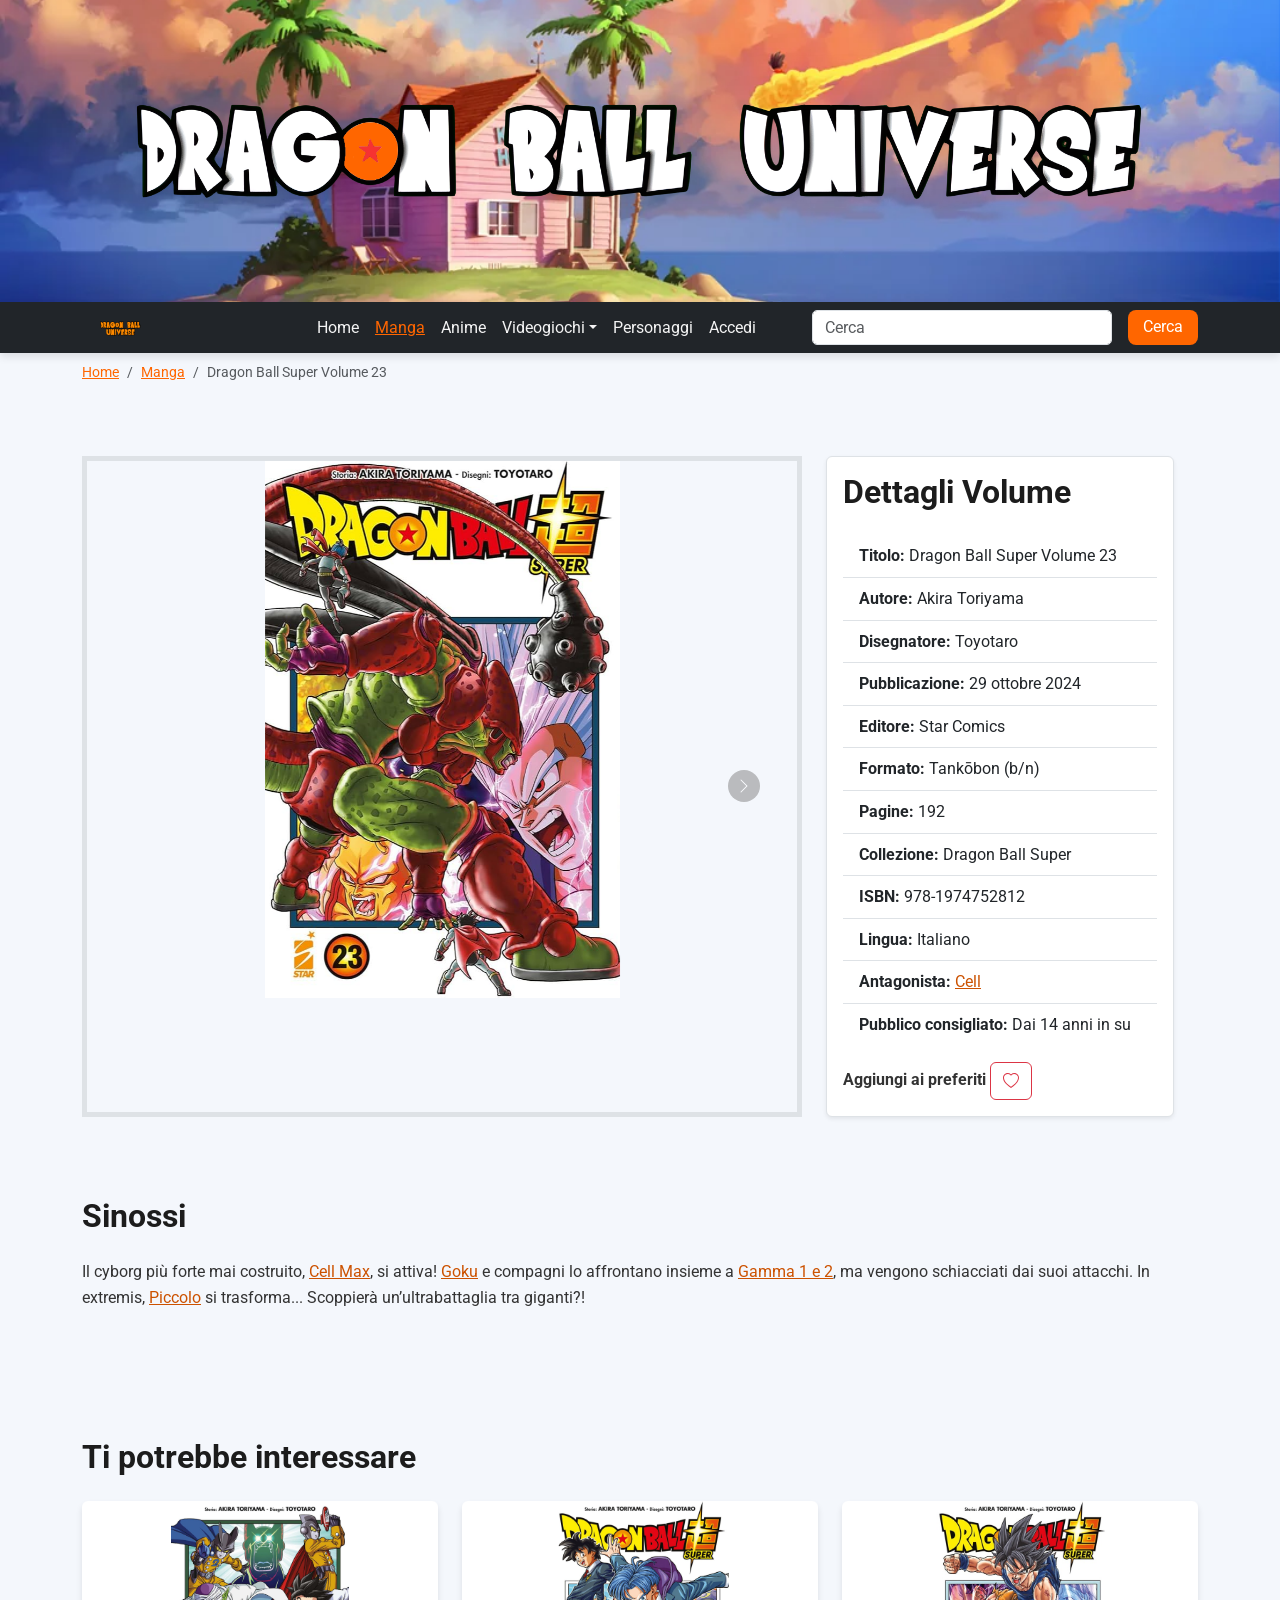
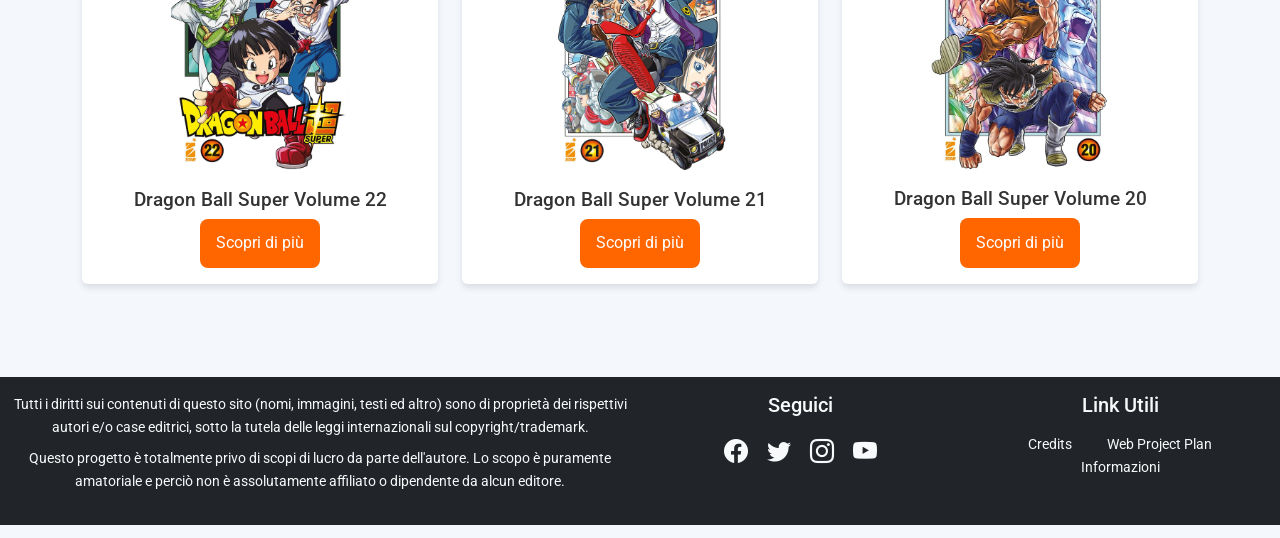
<file: pages/item-1.html>
<!DOCTYPE html>
<html lang="it">
<head>
    <meta charset="UTF-8">
    <meta name="viewport" content="width=device-width, initial-scale=1.0">

    <!-- Metadati Dublin Core -->
    <link rel="schema.DC" href="http://purl.org/dc/elements/1.1/"/>

    <META name="DC.Title" content="Dragon Ball Universe - Catalogo Digitale"/>
    <META name="DC.Creator" content="Davide Boschi"/>
    <META name="DC.Subject" content="Dragon Ball, Manga, Anime, Videogiochi, Personaggi"/>
    <META name="DC.Description" content="Un catalogo digitale dedicato all'universo di Dragon Ball, con schede dettagliate su manga, anime, videogiochi e personaggi."/>
    <META name="DC.Publisher" content="Github Pages"/>
    <META name="DC.Date" content="2024/01/01"/>
    <META name="DC.Type" content="Catalogo web interattivo"/>
    <META name="DC.Format" content="Sito web"/>
    <META name="DC.Source" content="Dragon Ball - Manga e Anime originali di Akira Toriyama"/>
    <META name="DC.Language" content="It"/>

    <!-- Font Roboto -->
    <link href="https://fonts.googleapis.com/css2?family=Roboto&display=swap" rel="stylesheet">

    <!-- Bootstrap CSS -->
    <link href="https://cdn.jsdelivr.net/npm/bootstrap@5.3.3/dist/css/bootstrap.min.css" rel="stylesheet">
    <link href="https://cdn.jsdelivr.net/npm/bootstrap-icons/font/bootstrap-icons.css" rel="stylesheet">

    <!-- Bootstrap JS -->
    <script src="https://cdn.jsdelivr.net/npm/bootstrap@5.3.3/dist/js/bootstrap.bundle.min.js"></script>

    <!-- CSS Personalizzato -->
    <link rel="stylesheet" href="./../style/style.css"/>
        <!-- Favicon -->
        <link rel="apple-touch-icon" sizes="180x180" href="./../favicon/apple-touch-icon.png">
        <link rel="icon" type="image/png" sizes="32x32" href="./../favicon/favicon-32x32.png">
        <link rel="icon" type="image/png" sizes="16x16" href="./../favicon/favicon-16x16.png">
        <link rel="manifest" href="./../favicon/site.webmanifest">

    <title>Dragon Ball Universe</title>
</head>
<body>
    <!-- Header -->
    <header class="bg-primary text-white py-5">
        <div class="container text-center">
            <img src="./../images/altre/logoheader.png" class="img-fluid" alt="Dragon Ball Universe Logo">
        </div>
    </header>

    <!-- Navbar -->
    <nav class="navbar navbar-expand-lg navbar-dark bg-dark sticky-top">
        <div class="container">
            <a href="../index.html"> <img src="./../images/altre/logo.png" width="20%" class="img-fluid ms-3" alt="Immagine Progetto"></a>
            <button class="navbar-toggler" type="button" data-bs-toggle="collapse" data-bs-target="#navbarNav" aria-controls="navbarNav" aria-expanded="false" aria-label="Toggle navigation">
                <span class="navbar-toggler-icon"></span>
            </button>
            <div class="collapse navbar-collapse" id="navbarNav">
                <ul class="navbar-nav ms-auto">
                    <li class="nav-item"><a class="nav-link" href="../index.html">Home</a></li>
                    <li class="nav-item"><a class="nav-link active" href="manga.html">Manga</a></li>
                    <li class="nav-item"><a class="nav-link" href="anime.html">Anime</a></li>
                    <li class="nav-item dropdown">
                        <a class="nav-link dropdown-toggle" href="#" id="videogiochiDropdown" role="button" data-bs-toggle="dropdown" aria-expanded="false">Videogiochi</a>
                        <ul class="dropdown-menu" aria-labelledby="videogiochiDropdown">
                            <li><a class="dropdown-item" href="#">Console</a></li>
                            <li><a class="dropdown-item" href="#">Mobile</a></li>
                            <li><a class="dropdown-item Novita" href="ultime_uscite.html">Novita !</a></li>
                        </ul>
                    </li>
                    <li class="nav-item"><a class="nav-link" href="personaggi.html">Personaggi</a></li>
                    <li class="nav-item"><a class="nav-link" href="accesso.html">Accedi</a></li>
                </ul>
                <!-- Search Bar -->
                <form class="d-flex ms-5" role="search">
                    <input class="form-control me-3" type="search" placeholder="Cerca" aria-label="Search">
                    <button class="btn btn-primary" type="submit">Cerca</button>
                </form>
            </div>
        </div>
    </nav>

    <!-- Breadcrumbs -->
    <nav aria-label="breadcrumb" class="py-2">
        <div class="container">
            <ol class="breadcrumb">
                <li class="breadcrumb-item"><a href="../index.html">Home</a></li>
                <li class="breadcrumb-item"><a href="manga.html">Manga</a></li>
                <li class="breadcrumb-item active" aria-current="page">Dragon Ball Super Volume 23</li>
            </ol>
        </div>
    </nav>

    <!-- Main Content -->
    <main class="container py-5">
        <div class="row">

            <div class="row align-items-stretch">
                <!-- Carousel -->
                <div class="col-md-8 d-flex align-items-stretch">
                    <div id="carouselVolume23" class="carousel slide border border-5 w-100" data-bs-ride="carousel">
                        <div class="carousel-inner">
                            <div class="carousel-item active">
                                <img src="./../images/fumetti/23super.jpg" class="d-block mx-auto w-50 h-50" style="object-fit: contain;" alt="Copertina Volume 23">
                            </div>
                        </div>
                        <button class="carousel-control-next" type="button" data-bs-target="#carouselVolume23" data-bs-slide="next">
                            <span class="carousel-control-next-icon" aria-hidden="true"></span>
                        </button>
                    </div>
                </div>
            
                <!-- Metadati -->
                <div class="col-md-4 d-flex align-items-stretch">
                    <div class="w-100 p-3 bg-white border rounded shadow-sm">
                        <h2>Dettagli Volume</h2>
                        <ul class="list-group list-group-flush">
                            <li class="list-group-item"><strong>Titolo:</strong> Dragon Ball Super Volume 23</li>
                            <li class="list-group-item"><strong>Autore:</strong> Akira Toriyama</li>
                            <li class="list-group-item"><strong>Disegnatore:</strong> Toyotaro</li>
                            <li class="list-group-item"><strong>Pubblicazione:</strong> 29 ottobre 2024</li>
                            <li class="list-group-item"><strong>Editore:</strong> Star Comics</li>
                            <li class="list-group-item"><strong>Formato:</strong> Tankōbon (b/n)</li>
                            <li class="list-group-item"><strong>Pagine:</strong> 192</li>
                            <li class="list-group-item"><strong>Collezione:</strong> Dragon Ball Super</li>
                            <li class="list-group-item"><strong>ISBN:</strong> 978-1974752812</li>
                            <li class="list-group-item"><strong>Lingua:</strong> Italiano</li>
                            <li class="list-group-item"><strong>Antagonista:</strong> <a class="ao" href="personaggi.html">Cell</a></li>
                            <li class="list-group-item"><strong>Pubblico consigliato:</strong> Dai 14 anni in su</li>
                        </ul>
                        <div class="mt-3">
                            <strong>Aggiungi ai preferiti</strong>
                            <button class="btn btn-outline-danger" data-bs-toggle="modal" data-bs-target="#loginModal">
                                <svg xmlns="http://www.w3.org/2000/svg" width="16" height="16" fill="currentColor" class="bi bi-heart" viewBox="0 0 16 16">
                                    <path d="m8 2.748-.717-.737C5.6.281 2.514.878 1.4 3.053c-.523 1.023-.641 2.5.314 4.385.92 1.815 2.834 3.989 6.286 6.357 3.452-2.368 5.365-4.542 6.286-6.357.955-1.886.838-3.362.314-4.385C13.486.878 10.4.28 8.717 2.01zM8 15C-7.333 4.868 3.279-3.04 7.824 1.143q.09.083.176.171a3 3 0 0 1 .176-.17C12.72-3.042 23.333 4.867 8 15"/>
                                </svg>
                            </button>
                        </div>
                    </div>
                </div>
            </div>
            
            <!-- Sinossi -->
            <section class="mt-5">
                <h2>Sinossi</h2>
                <p>
                    Il cyborg più forte mai costruito, <a class="ao" href="personaggi.html">Cell Max</a>, si attiva! <a class="ao" href="personaggi.html">Goku</a> 
                    e compagni lo affrontano insieme a <a class="ao" href="personaggi.html">Gamma 1 e 2</a>, 
                    ma vengono schiacciati dai suoi attacchi. In extremis, <a class="ao" href="personaggi.html">Piccolo</a> si trasforma... 
                    Scoppierà un’ultrabattaglia tra giganti?!
                </p>
            </section>
            

        <!-- Suggerimenti -->
        <section class="mt-5">
            <h2>Ti potrebbe interessare</h2>
            <div class="row">
                <div class="col-md-4">
                    <div class="card">
                        <img src="./../images/fumetti/22super.jpg" class="card-img-top" alt="Volume 22">
                        <div class="card-body">
                            <h5 class="card-title">Dragon Ball Super Volume 22</h5>
                            <a href="item-1.html#" class="btn btn-primary">Scopri di più</a>
                        </div>
                    </div>
                </div>
                <div class="col-md-4">
                    <div class="card">
                        <img src="./../images/fumetti/21super.jpg" class="card-img-top" alt="Volume 21">
                        <div class="card-body">
                            <h5 class="card-title">Dragon Ball Super Volume 21</h5>
                            <a href="item-1.html#" class="btn btn-primary">Scopri di più</a>
                        </div>
                    </div>
                </div>
                <div class="col-md-4">
                    <div class="card">
                        <img src="./../images/fumetti/20super.jpg" class="card-img-top" alt="Volume 20">
                        <div class="card-body">
                            <h5 class="card-title">Dragon Ball Super Volume 20</h5>
                            <a href="item-1.html#" class="btn btn-primary">Scopri di più</a>
                        </div>
                    </div>
                </div>
            </div>
        </section>
    </main>

 <!-- Footer -->
 <footer>
    <section class="container-fluid text-light py-3 bg-dark">
        <div class="row">
            <!-- Disclaimer -->
            <div class="col-md-6 mb-3">
                <p class="mb-2">
                    Tutti i diritti sui contenuti di questo sito (nomi, immagini, testi ed altro) sono di proprietà dei rispettivi autori e/o case editrici,
                    sotto la tutela delle leggi internazionali sul copyright/trademark.
                </p>
                <p class="mb-0">
                    Questo progetto è totalmente privo di scopi di lucro da parte dell'autore. Lo scopo è puramente amatoriale e perciò non è assolutamente affiliato o dipendente da alcun editore.
                </p>
            </div>
            <!-- Social Media -->
            <div class="col-md-3 mb-3 text-center">
                <h5 class="mb-3">Seguici</h5>
                <a href="#" class="text-light me-3"><i class="bi bi-facebook fs-4"></i></a>
                <a href="#" class="text-light me-3"><i class="bi bi-twitter fs-4"></i></a>
                <a href="#" class="text-light me-3"><i class="bi bi-instagram fs-4"></i></a>
                <a href="#" class="text-light"><i class="bi bi-youtube fs-4"></i></a>
            </div>
            <!-- Link utili -->
            <div class="col-md-3 mb-3 text-center">
                <h5 class="mb-3">Link Utili</h5>
                <ul class="list-inline mb-0">
                    <li class="list-inline-item mx-2">
                        <a class="text-light" href="#">Credits</a>
                    </li>
                    <li class="list-inline-item mx-2">
                        <a class="text-light" href="webprojectplan.html" >Web Project Plan</a>
                    </li>
                    <li class="list-inline-item mx-2">
                        <a class="text-light" href="#">Informazioni</a>
                    </li>
                </ul>
            </div>
        </div>
    </section>
</footer>

    <!-- Modale Login -->
    <div class="modal fade" id="loginModal" tabindex="-1" aria-labelledby="loginModalLabel" aria-hidden="true">
        <div class="modal-dialog">
            <div class="modal-content">
                <div class="modal-header">
                    <h5 class="modal-title" id="loginModalLabel">Richiesto Login</h5>
                    <button type="button" class="btn-close" data-bs-dismiss="modal" aria-label="Close"></button>
                </div>
                <div class="modal-body">
                    Per aggiungere ai preferiti, accedi al tuo account.
                </div>
                <div class="modal-footer">
                    <a href="accesso.html" class="btn btn-primary">Accedi</a>
                    <button type="button" class="btn btn-secondary" data-bs-dismiss="modal">Chiudi</button>
                </div>
            </div>
        </div>
    </div>
</body>
</html>
</file>
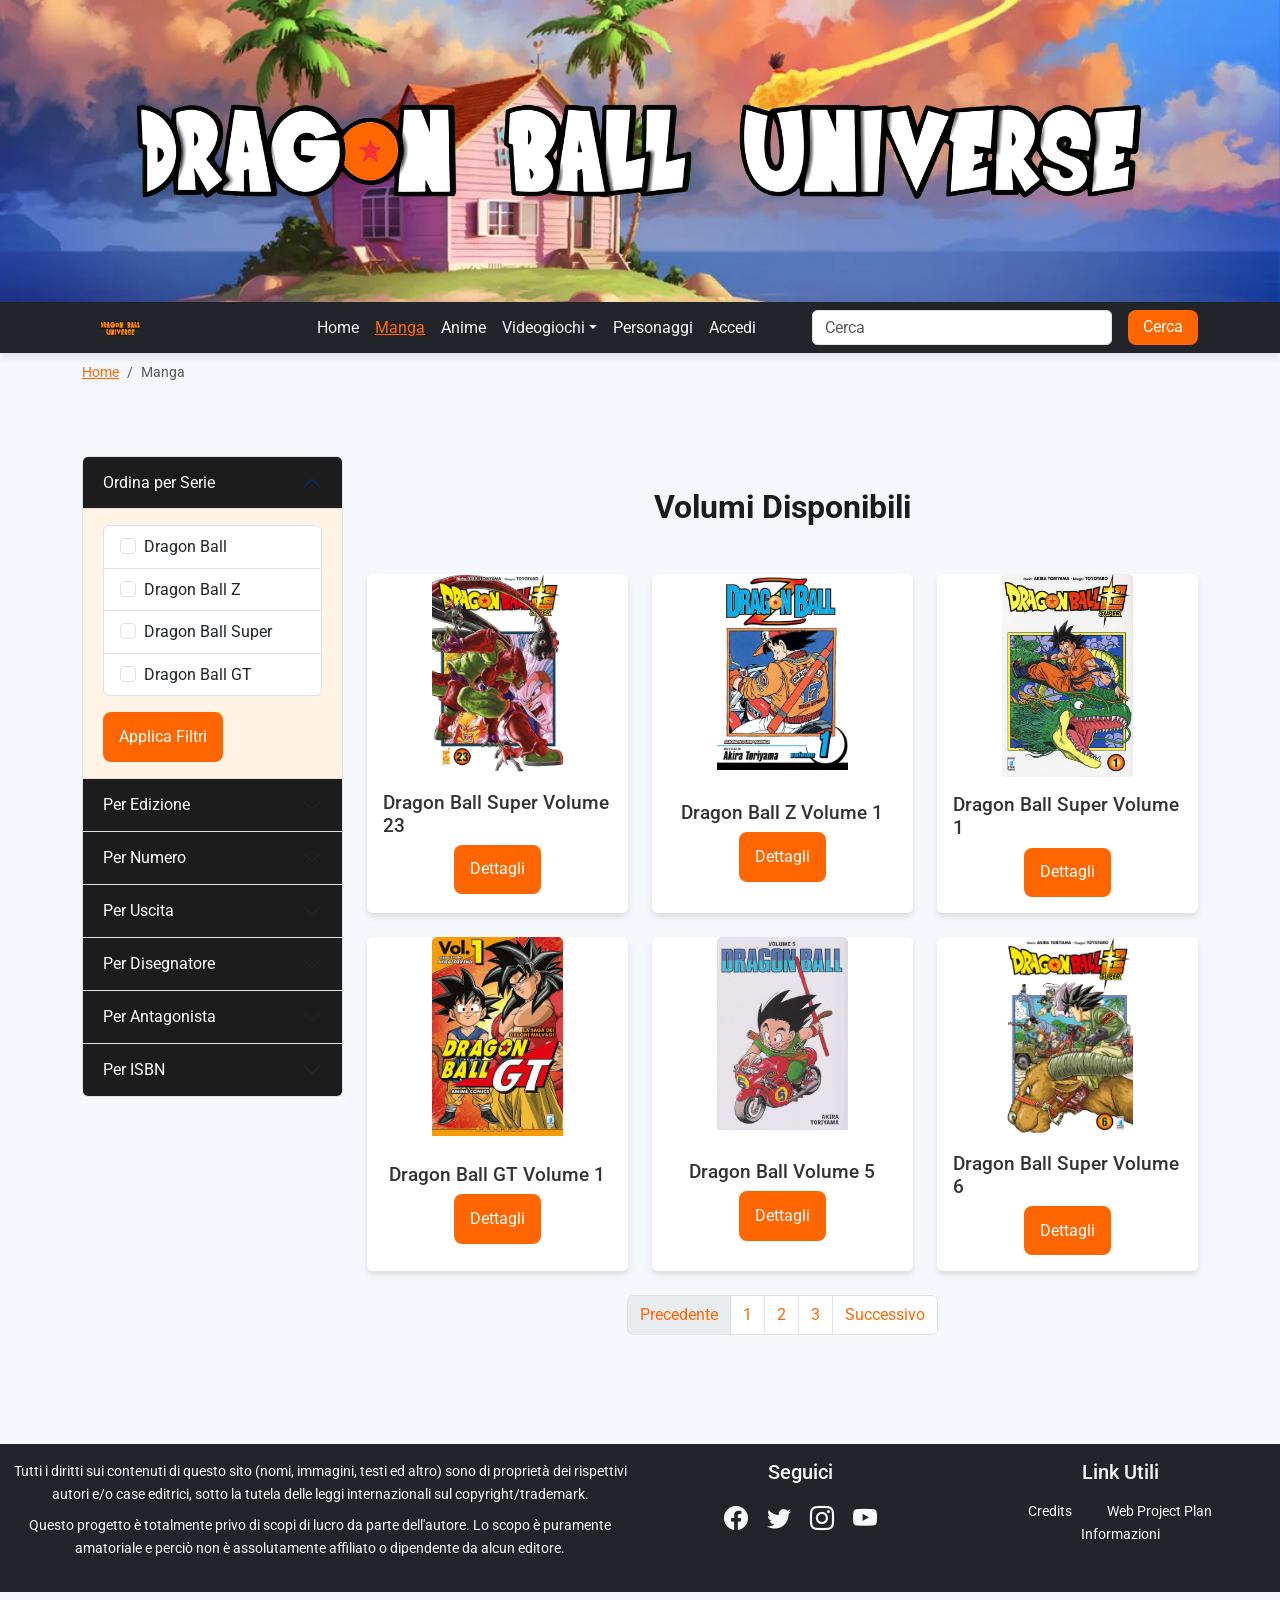
<file: pages/manga.html>
<!DOCTYPE html>
<html lang="it">
<head>
    <meta charset="UTF-8">
    <meta name="viewport" content="width=device-width, initial-scale=1.0">

    <!-- Metadati Dublin Core -->
    <link rel="schema.DC" href="http://purl.org/dc/elements/1.1/"/>

    <META name="DC.Title" content="Dragon Ball Universe - Catalogo Digitale"/>
    <META name="DC.Creator" content="Davide Boschi"/>
    <META name="DC.Subject" content="Dragon Ball, Manga, Anime, Videogiochi, Personaggi"/>
    <META name="DC.Description" content="Un catalogo digitale dedicato all'universo di Dragon Ball, con schede dettagliate su manga, anime, videogiochi e personaggi."/>
    <META name="DC.Publisher" content="Github Pages"/>
    <META name="DC.Date" content="2024/01/01"/>
    <META name="DC.Type" content="Catalogo web interattivo"/>
    <META name="DC.Format" content="Sito web"/>
    <META name="DC.Source" content="Dragon Ball - Manga e Anime originali di Akira Toriyama"/>
    <META name="DC.Language" content="It"/>

    <!-- Font Roboto -->
    <link href="https://fonts.googleapis.com/css2?family=Roboto&display=swap" rel="stylesheet">

    <!-- Bootstrap CSS -->
    <link href="https://cdn.jsdelivr.net/npm/bootstrap@5.3.3/dist/css/bootstrap.min.css" rel="stylesheet">
    <link href="https://cdn.jsdelivr.net/npm/bootstrap-icons/font/bootstrap-icons.css" rel="stylesheet">

    <!-- Bootstrap JS -->
    <script src="https://cdn.jsdelivr.net/npm/bootstrap@5.3.3/dist/js/bootstrap.bundle.min.js"></script>

    <!-- CSS Personalizzato -->
    <link rel="stylesheet" href="./../style/style.css"/>

    <!-- Favicon -->
    <link rel="apple-touch-icon" sizes="180x180" href="./../favicon/apple-touch-icon.png">
    <link rel="icon" type="image/png" sizes="32x32" href="./../favicon/favicon-32x32.png">
    <link rel="icon" type="image/png" sizes="16x16" href="./../favicon/favicon-16x16.png">
    <link rel="manifest" href="./../favicon/site.webmanifest">

    <title>Dragon Ball Universe</title>
</head>
<body>
    <!-- Header -->
    <header class="bg-primary text-white py-5">
        <div class="container text-center">
            <img src="./../images/altre/logoheader.png" class="img-fluid" alt="Dragon Ball Universe Logo">
        </div>
    </header>

    <!-- Navbar -->
    <nav class="navbar navbar-expand-lg navbar-dark bg-dark sticky-top">
        <div class="container">
            <a href="../index.html"> <img src="./../images/altre/logo.png" width="20%" class="img-fluid ms-3" alt="Immagine Progetto"></a>
            <button class="navbar-toggler" type="button" data-bs-toggle="collapse" data-bs-target="#navbarNav" aria-controls="navbarNav" aria-expanded="false" aria-label="Toggle navigation">
                <span class="navbar-toggler-icon"></span>
            </button>
            <div class="collapse navbar-collapse" id="navbarNav">
                <ul class="navbar-nav ms-auto">
                    <li class="nav-item"><a class="nav-link" href="../index.html">Home</a></li>
                    <li class="nav-item"><a class="nav-link active" href="manga.html">Manga</a></li>
                    <li class="nav-item"><a class="nav-link" href="anime.html">Anime</a></li>
                    <li class="nav-item dropdown">
                        <a class="nav-link dropdown-toggle" href="#" id="videogiochiDropdown" role="button" data-bs-toggle="dropdown" aria-expanded="false">Videogiochi</a>
                        <ul class="dropdown-menu" aria-labelledby="videogiochiDropdown">
                            <li><a class="dropdown-item" href="#">Console</a></li>
                            <li><a class="dropdown-item" href="#">Mobile</a></li>
                            <li><a class="dropdown-item Novita" href="ultime_uscite.html">Novita !</a></li>
                        </ul>
                    </li>
                    <li class="nav-item"><a class="nav-link" href="personaggi.html">Personaggi</a></li>
                    <li class="nav-item"><a class="nav-link" href="accesso.html">Accedi</a></li>
                </ul>
                <!-- Search Bar -->
                <form class="d-flex ms-5" role="search">
                    <input class="form-control me-3" type="search" placeholder="Cerca" aria-label="Search">
                    <button class="btn btn-primary" type="submit">Cerca</button>
                </form>
            </div>
        </div>
    </nav>

   <!-- Breadcrumbs -->
    <nav aria-label="breadcrumb" class="py-2">
        <div class="container">
            <ol class="breadcrumb">
                <li class="breadcrumb-item"><a href="../index.html">Home</a></li>
                <li class="breadcrumb-item active" aria-current="page">Manga</li>
            </ol>
        </div>
    </nav>


    <!-- Main Content -->
    <main class="container py-5">
        <div class="row">
            <!-- Filtri Laterali -->
            <aside class="col-md-3 mb-4">
                <div class="accordion" id="accordionFiltri">

                    <!-- Filtro per Serie -->
                    <div class="accordion-item">
                        <h2 class="accordion-header">
                            <button class="accordion-button" type="button" data-bs-toggle="collapse" data-bs-target="#filtraSerie" aria-expanded="true">
                                Ordina per Serie
                            </button>
                        </h2>
                        <div id="filtraSerie" class="accordion-collapse collapse show">
                            <div class="accordion-body">
                                <ul class="list-group">
                                    <li class="list-group-item">
                                        <input class="form-check-input me-1" type="checkbox" value="classico" id="checkDragonBallClassico">
                                        <label class="form-check-label" for="checkDragonBallClassico">Dragon Ball</label>
                                    </li>
                                    <li class="list-group-item">
                                        <input class="form-check-input me-1" type="checkbox" value="z" id="checkDragonBallZ">
                                        <label class="form-check-label" for="checkDragonBallZ">Dragon Ball Z</label>
                                    </li>
                                    <li class="list-group-item">
                                        <input class="form-check-input me-1" type="checkbox" value="super" id="checkDragonBallSuper">
                                        <label class="form-check-label" for="checkDragonBallSuper">Dragon Ball Super</label>
                                    </li>
                                    <li class="list-group-item">
                                        <input class="form-check-input me-1" type="checkbox" value="gt" id="checkDragonBallGT">
                                        <label class="form-check-label" for="checkDragonBallGT">Dragon Ball GT</label>
                                    </li>
                                </ul>
                                <button class="btn btn-primary mt-3">Applica Filtri</button>
                            </div>
                        </div>
                    </div>
                    <!-- Filtro per Edizione -->
                    <div class="accordion-item">
                        <h2 class="accordion-header">
                            <button class="accordion-button collapsed" type="button" data-bs-toggle="collapse" data-bs-target="#filtraEdizione" aria-expanded="false">
                                Per Edizione
                            </button>
                        </h2>
                        <div id="filtraEdizione" class="accordion-collapse collapse">
                            <div class="accordion-body">
                                <p>Seleziona l'edizione del volume:</p>
                                <ul class="list-group">
                                    <li class="list-group-item">
                                        <input class="form-check-input me-1" type="checkbox" value="ultimate" id="checkUltimate">
                                        <label class="form-check-label" for="checkUltimate">Ultimate Edition</label>
                                    </li>
                                    <li class="list-group-item">
                                        <input class="form-check-input me-1" type="checkbox" value="evergreen" id="checkEvergreen">
                                        <label class="form-check-label" for="checkEvergreen">Evergreen Edition</label>
                                    </li>
                                    <li class="list-group-item">
                                        <input class="form-check-input me-1" type="checkbox" value="extra" id="checkExtra">
                                        <label class="form-check-label" for="checkExtra">Extra Edition</label>
                                    </li>
                                </ul>
                                <button class="btn btn-primary mt-3">Applica Filtri</button>
                            </div>
                        </div>
                    </div>

                    <!-- Filtro per Numero -->
                    <div class="accordion-item">
                        <h2 class="accordion-header">
                            <button class="accordion-button collapsed" type="button" data-bs-toggle="collapse" data-bs-target="#filtraNumero" aria-expanded="false">
                                Per Numero
                            </button>
                        </h2>
                        <div id="filtraNumero" class="accordion-collapse collapse">
                            <div class="accordion-body">
                                <p>Filtra in base al numero</p>
                                <label for="NumeriDa">Da: </label>
                                <input type="number" id="NumeriDa" name="numeri" min="1" max="100" class="form-control mb-3">
                                <label for="NumeriA">A: </label>
                                <input type="number" id="NumeriA" name="numeri" min="1" max="100" class="form-control mb-3">
                                <button class="btn btn-primary">Applica</button>
                            </div>
                        </div>
                    </div>

                    <!-- Filtro per Uscita -->
                    <div class="accordion-item">
                        <h2 class="accordion-header">
                            <button class="accordion-button collapsed" type="button" data-bs-toggle="collapse" data-bs-target="#filtraUscita" aria-expanded="false">
                                Per Uscita
                            </button>
                        </h2>
                        <div id="filtraUscita" class="accordion-collapse collapse">
                            <div class="accordion-body">
                                <p>Filtra in base all'anno</p>
                                <label for="AnnoDal">Dal: </label>
                                <input type="number" id="AnnoDal" name="anno" min="1984" max="2025" class="form-control mb-3">
                                <label for="AnnoAl">Al: </label>
                                <input type="number" id="AnnoAl" name="anno" min="1984" max="2025" class="form-control mb-3">
                                <button class="btn btn-primary">Applica</button>
                            </div>
                        </div>
                    </div>

                    <!-- Filtro per Disegnatore -->
                    <div class="accordion-item">
                        <h2 class="accordion-header">
                            <button class="accordion-button collapsed" type="button" data-bs-toggle="collapse" data-bs-target="#filtraDisegnatore" aria-expanded="false">
                                Per Disegnatore
                            </button>
                        </h2>
                        <div id="filtraDisegnatore" class="accordion-collapse collapse">
                            <div class="accordion-body">
                                <ul class="list-group">
                                    <li class="list-group-item">
                                        <input class="form-check-input me-1" type="checkbox" value="toriyama" id="checkToriyama">
                                        <label class="form-check-label" for="checkToriyama">Akira Toriyama</label>
                                    </li>
                                    <li class="list-group-item">
                                        <input class="form-check-input me-1" type="checkbox" value="toyotaro" id="checkToyotaro">
                                        <label class="form-check-label" for="checkToyotaro">Toyotaro</label>
                                    </li>
                                </ul>
                                <button class="btn btn-primary mt-3">Applica Filtri</button>
                            </div>
                        </div>
                    </div>

                    <!-- Filtro per Antagonisti -->
                    <div class="accordion-item">
                        <h2 class="accordion-header">
                            <button class="accordion-button collapsed" type="button" data-bs-toggle="collapse" data-bs-target="#filtraAntagonisti" aria-expanded="false">
                                Per Antagonista
                            </button>
                        </h2>
                        <div id="filtraAntagonisti" class="accordion-collapse collapse">
                            <div class="accordion-body">
                                <ul class="list-group">
                                    <li class="list-group-item">
                                        <input class="form-check-input me-1" type="checkbox" value="frieza" id="checkFrieza">
                                        <label class="form-check-label" for="checkFrieza">Freezer</label>
                                    </li>
                                    <li class="list-group-item">
                                        <input class="form-check-input me-1" type="checkbox" value="cell" id="checkCell">
                                        <label class="form-check-label" for="checkCell">Cell</label>
                                    </li>
                                    <li class="list-group-item">
                                        <input class="form-check-input me-1" type="checkbox" value="buu" id="checkBuu">
                                        <label class="form-check-label" for="checkBuu">Majin Bu</label>
                                    </li>
                                </ul>
                                <button class="btn btn-primary mt-3">Applica Filtri</button>
                            </div>
                        </div>
                    </div>
                    <!-- Filtro per ISBN -->
                    <div class="accordion-item">
                        <h2 class="accordion-header">
                            <button class="accordion-button collapsed" type="button" data-bs-toggle="collapse" data-bs-target="#filtraISBN" aria-expanded="false">
                                Per ISBN
                            </button>
                        </h2>
                        <div id="filtraISBN" class="accordion-collapse collapse">
                            <div class="accordion-body">
                                <p>Inserisci l'ISBN:</p>
                                <input type="text" id="isbnInput" class="form-control mb-3" placeholder="Es. 978-1974752812">
                                <button class="btn btn-primary">Cerca</button>
                            </div>
                        </div>
                    </div>
                </div>
            </aside>


            <!-- Catalogo -->
            <section class="col-md-9">
                <h2 class="text-center mb-5">Volumi Disponibili</h2>
                <div class="row row-cols-1 row-cols-md-3 g-4">
                    <!-- Card 1 -->
                    <div class="col">
                        <div class="card h-100">
                            <img src="./../images/fumetti/23super.jpg" class="card-img-top" alt="Dragon Ball Volume 1">
                            <div class="card-body">
                                <h5 class="card-title">Dragon Ball Super Volume 23</h5>

                                <a href="item-1.html" class="btn btn-primary">Dettagli</a>
                            </div>
                        </div>
                    </div>

                    <!-- Card 2 -->
                    <div class="col">
                        <div class="card h-100">
                            <img src="./../images/fumetti/dragonballz1.jpg" class="card-img-top" alt="Dragon Ball Z Volume 1">
                            <div class="card-body">
                                <h5 class="card-title">Dragon Ball Z Volume 1</h5>

                                <a href="#" class="btn btn-primary">Dettagli</a>
                            </div>
                        </div>
                    </div>

                    <!-- Card 3 -->
                    <div class="col">
                        <div class="card h-100">
                            <img src="./../images/fumetti/super1.jpg" class="card-img-top" alt="Dragon Ball Super Volume 1">
                            <div class="card-body">
                                <h5 class="card-title">Dragon Ball Super Volume 1</h5>
                                <a href="#" class="btn btn-primary">Dettagli</a>
                            </div>
                        </div>
                    </div>

                    <!-- Card 4 -->
                    <div class="col">
                        <div class="card h-100">
                            <img src="./../images/fumetti/gt1.jpg" class="card-img-top" alt="Dragon Ball GT Volume 1">
                            <div class="card-body">
                                <h5 class="card-title">Dragon Ball GT Volume 1</h5>
                                <a href="#" class="btn btn-primary">Dettagli</a>
                            </div>
                        </div>
                    </div>

                    <!-- Card 5 -->
                    <div class="col">
                        <div class="card h-100">
                            <img src="./../images/fumetti/dragonball5.jpg" class="card-img-top" alt="Dragon Ball Volume 5">
                            <div class="card-body">
                                <h5 class="card-title">Dragon Ball Volume 5</h5>
                                <a href="#" class="btn btn-primary">Dettagli</a>
                            </div>
                        </div>
                    </div>

                    <!-- Card 6 -->
                    <div class="col">
                        <div class="card h-100">
                            <img src="./../images/fumetti/super6.jpeg" class="card-img-top" alt="Dragon Ball Volume 6">
                            <div class="card-body">
                                <h5 class="card-title">Dragon Ball Super Volume 6</h5>
                                <a href="#" class="btn btn-primary">Dettagli</a>
                            </div>
                        </div>
                    </div>
                </div>

                <!-- Paginazione -->
                <nav aria-label="Page navigation" class="mt-4">
                    <ul class="pagination justify-content-center">
                        <li class="page-item disabled"><a class="page-link">Precedente</a></li>
                        <li class="page-item"><a class="page-link" href="#">1</a></li>
                        <li class="page-item"><a class="page-link" href="#">2</a></li>
                        <li class="page-item"><a class="page-link" href="#">3</a></li>
                        <li class="page-item"><a class="page-link" href="#">Successivo</a></li>
                    </ul>
                </nav>
            </section>
        </div>
    </main>

   <!-- Footer -->
   <footer>
    <section class="container-fluid text-light py-3 bg-dark">
        <div class="row">
            <!-- Disclaimer -->
            <div class="col-md-6 mb-3">
                <p class="mb-2">
                    Tutti i diritti sui contenuti di questo sito (nomi, immagini, testi ed altro) sono di proprietà dei rispettivi autori e/o case editrici,
                    sotto la tutela delle leggi internazionali sul copyright/trademark.
                </p>
                <p class="mb-0">
                    Questo progetto è totalmente privo di scopi di lucro da parte dell'autore. Lo scopo è puramente amatoriale e perciò non è assolutamente affiliato o dipendente da alcun editore.
                </p>
            </div>
            <!-- Social Media -->
            <div class="col-md-3 mb-3 text-center">
                <h5 class="mb-3">Seguici</h5>
                <a href="#" class="text-light me-3"><i class="bi bi-facebook fs-4"></i></a>
                <a href="#" class="text-light me-3"><i class="bi bi-twitter fs-4"></i></a>
                <a href="#" class="text-light me-3"><i class="bi bi-instagram fs-4"></i></a>
                <a href="#" class="text-light"><i class="bi bi-youtube fs-4"></i></a>
            </div>
            <!-- Link utili -->
            <div class="col-md-3 mb-3 text-center">
                <h5 class="mb-3">Link Utili</h5>
                <ul class="list-inline mb-0">
                    <li class="list-inline-item mx-2">
                        <a class="text-light" href="#">Credits</a>
                    </li>
                    <li class="list-inline-item mx-2">
                        <a class="text-light" href="webprojectplan.html" >Web Project Plan</a>
                    </li>
                    <li class="list-inline-item mx-2">
                        <a class="text-light" href="#">Informazioni</a>
                    </li>
                </ul>
            </div>
        </div>
    </section>
</footer>
</body>
</html>
</file>
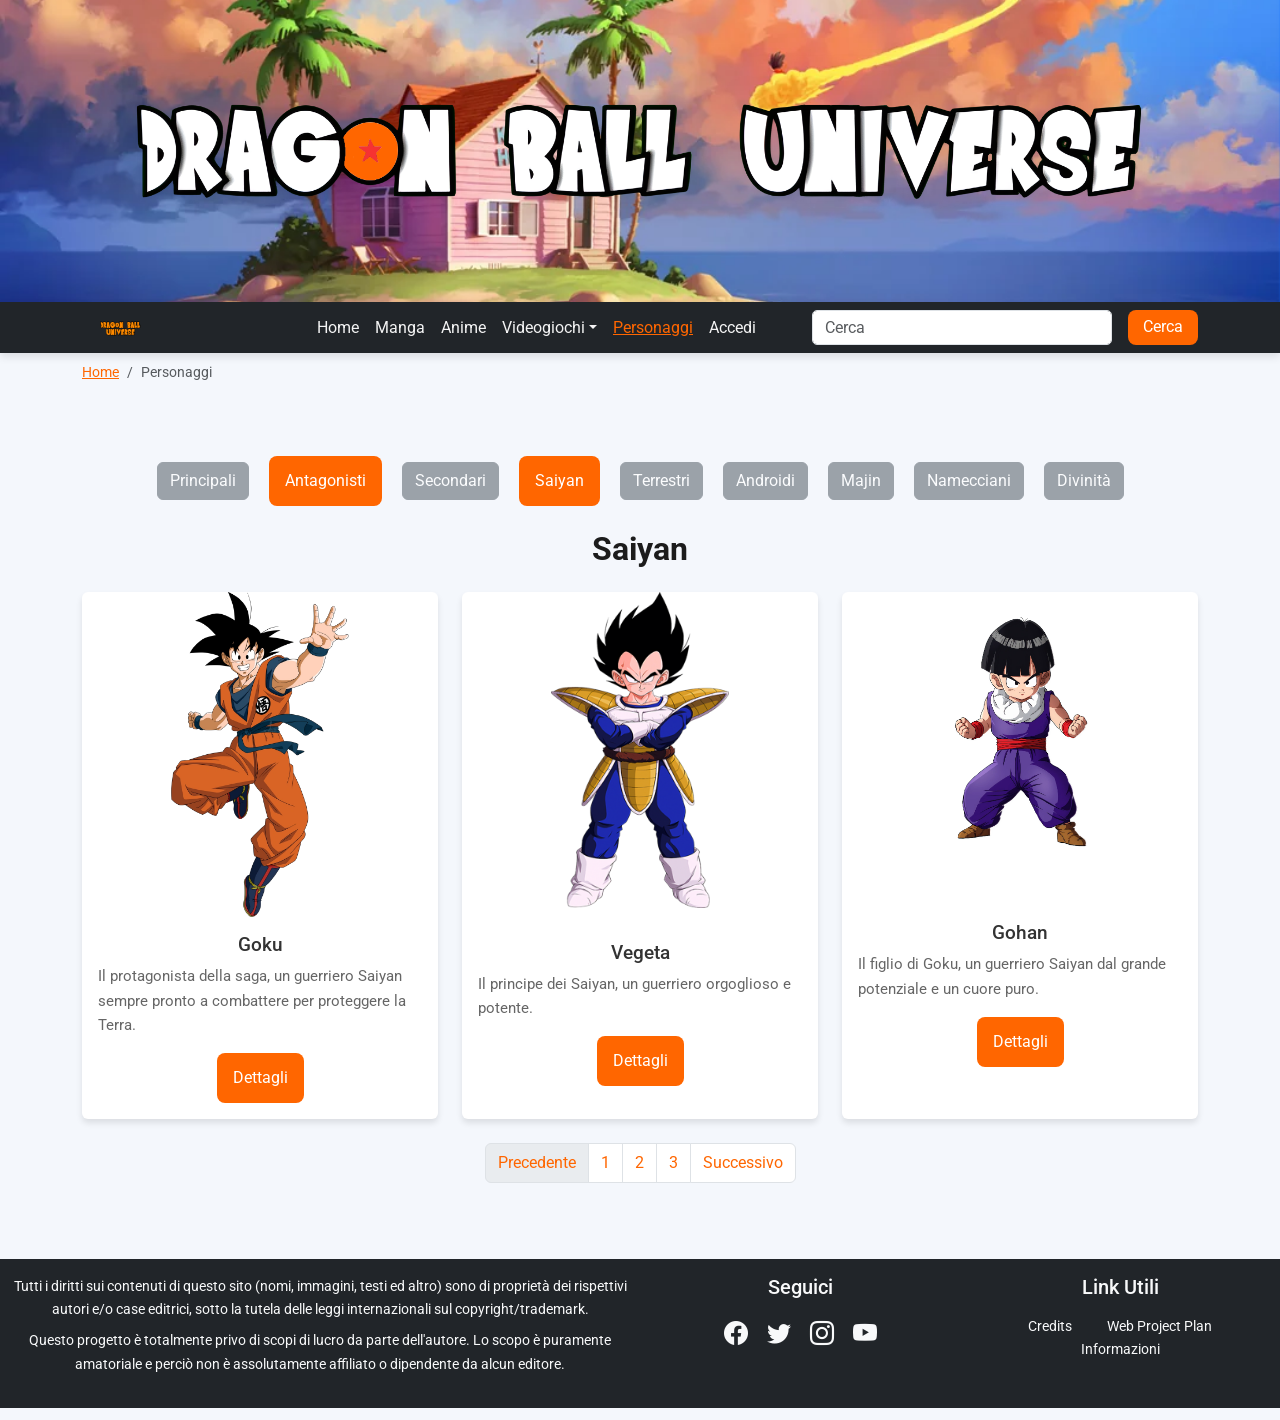
<file: pages/personaggi.html>
<!DOCTYPE html>
<html lang="it">
<head>
    <meta charset="UTF-8">
    <meta name="viewport" content="width=device-width, initial-scale=1.0">
    
    <!-- Metadati Dublin Core -->
    <link rel="schema.DC" href="http://purl.org/dc/elements/1.1/"/>

    <META name="DC.Title" content="Dragon Ball Universe - Catalogo Digitale"/>
    <META name="DC.Creator" content="Davide Boschi"/>
    <META name="DC.Subject" content="Dragon Ball, Manga, Anime, Videogiochi, Personaggi"/>
    <META name="DC.Description" content="Un catalogo digitale dedicato all'universo di Dragon Ball, con schede dettagliate su manga, anime, videogiochi e personaggi."/>
    <META name="DC.Publisher" content="Github Pages"/>
    <META name="DC.Date" content="2024/01/01"/>
    <META name="DC.Type" content="Catalogo web interattivo"/>
    <META name="DC.Format" content="Sito web"/>
    <META name="DC.Source" content="Dragon Ball - Manga e Anime originali di Akira Toriyama"/>
    <META name="DC.Language" content="It"/>

    <!-- Font Roboto -->
    <link href="https://fonts.googleapis.com/css2?family=Roboto&display=swap" rel="stylesheet">

    <!-- Bootstrap CSS -->
    <link href="https://cdn.jsdelivr.net/npm/bootstrap@5.3.3/dist/css/bootstrap.min.css" rel="stylesheet">
    <link href="https://cdn.jsdelivr.net/npm/bootstrap-icons/font/bootstrap-icons.css" rel="stylesheet">

    <!-- Bootstrap JS -->
    <script src="https://cdn.jsdelivr.net/npm/bootstrap@5.3.3/dist/js/bootstrap.bundle.min.js"></script>

    <!-- CSS Personalizzato -->
    <link rel="stylesheet" href="./../style/style.css"/>

    <!-- Favicon -->
    <link rel="apple-touch-icon" sizes="180x180" href="./../favicon/apple-touch-icon.png">
    <link rel="icon" type="image/png" sizes="32x32" href="./../favicon/favicon-32x32.png">
    <link rel="icon" type="image/png" sizes="16x16" href="./../favicon/favicon-16x16.png">
    <link rel="manifest" href="./../favicon/site.webmanifest">

    <title>Dragon Ball Universe</title>
</head>
<body>
    <!-- Header -->
    <header class="bg-primary text-white py-5">
        <div class="container text-center">
            <img src="./../images/altre/logoheader.png" class="img-fluid" alt="Dragon Ball Universe Logo">
        </div>
    </header>

    <!-- Navbar -->
    <nav class="navbar navbar-expand-lg navbar-dark bg-dark sticky-top">
        <div class="container">
            <a href="../index.html"> <img src="./../images/altre/logo.png" width="20%" class="img-fluid ms-3" alt="Immagine Progetto"></a>
            <button class="navbar-toggler" type="button" data-bs-toggle="collapse" data-bs-target="#navbarNav" aria-controls="navbarNav" aria-expanded="false" aria-label="Toggle navigation">
                <span class="navbar-toggler-icon"></span>
            </button>
            <div class="collapse navbar-collapse" id="navbarNav">
                <ul class="navbar-nav ms-auto">
                    <li class="nav-item"><a class="nav-link" href="../index.html">Home</a></li>
                    <li class="nav-item"><a class="nav-link" href="manga.html">Manga</a></li>
                    <li class="nav-item"><a class="nav-link" href="anime.html">Anime</a></li>
                    <li class="nav-item dropdown">
                        <a class="nav-link dropdown-toggle" href="#" id="videogiochiDropdown" role="button" data-bs-toggle="dropdown" aria-expanded="false">Videogiochi</a>
                        <ul class="dropdown-menu" aria-labelledby="videogiochiDropdown">
                            <li><a class="dropdown-item" href="#">Console</a></li>
                            <li><a class="dropdown-item" href="#">Mobile</a></li>
                            <li><a class="dropdown-item Novita" href="ultime_uscite.html">Novita !</a></li>
                        </ul>
                    </li>
                    <li class="nav-item"><a class="nav-link active" href="personaggi.html">Personaggi</a></li>
                    <li class="nav-item"><a class="nav-link" href="accesso.html">Accedi</a></li>
                </ul>
                <!-- Search Bar -->
                <form class="d-flex ms-5" role="search">
                    <input class="form-control me-3" type="search" placeholder="Cerca" aria-label="Search">
                    <button class="btn btn-primary" type="submit">Cerca</button>
                </form>
            </div>
        </div>
    </nav>

    <!-- Breadcrumbs -->
    <nav aria-label="breadcrumb" class="py-2">
        <div class="container">
            <ol class="breadcrumb">
                <li class="breadcrumb-item"><a href="../index.html">Home</a></li>
                <li class="breadcrumb-item active" aria-current="page">Personaggi</li>
            </ol>
        </div>
    </nav>

    <!-- Main Content -->
    <main class="container py-5">
        <!-- Categorie Personaggi -->
        <div class="text-center mb-4">
            <button class="btn btn-secondary mx-2" disabled>Principali</button>
            <button class="btn btn-primary mx-2" onclick="showCategory('antagonisti')">Antagonisti</button>
            <button class="btn btn-secondary mx-2" disabled>Secondari</button>
            <button class="btn btn-primary mx-2" onclick="showCategory('saiyan')">Saiyan</button>
            <button class="btn btn-secondary mx-2" disabled>Terrestri</button>
            <button class="btn btn-secondary mx-2" disabled>Androidi</button>
            <button class="btn btn-secondary mx-2" disabled>Majin</button>
            <button class="btn btn-secondary mx-2" disabled>Namecciani</button>
            <button class="btn btn-secondary mx-2" disabled>Divinità</button>
            
        </div>

        <!-- Catalogo Personaggi -->
        <div id="saiyan" class="category-section">
            <h2 class="text-center mb-4">Saiyan</h2>
            <div class="row row-cols-1 row-cols-md-3 g-4">
                <!-- Card Goku -->
                <div class="col">
                    <div class="card h-100">
                        <img src="./../images/personaggi/goku.png" class="card-img-top" alt="Goku">
                        <div class="card-body">
                            <h5 class="card-title">Goku</h5>
                            <p class="card-text">Il protagonista della saga, un guerriero Saiyan sempre pronto a combattere per proteggere la Terra.</p>
                            <button class="btn btn-primary" data-bs-toggle="offcanvas" data-bs-target="#offcanvasGoku">Dettagli</button>
                        </div>
                    </div>
                </div>

                <!-- Card Vegeta -->
                <div class="col">
                    <div class="card h-100">
                        <img src="./../images/personaggi/vegeta.png" class="card-img-top" alt="Vegeta">
                        <div class="card-body">
                            <h5 class="card-title">Vegeta</h5>
                            <p class="card-text">Il principe dei Saiyan, un guerriero orgoglioso e potente.</p>
                            <button class="btn btn-primary">Dettagli</button>
                        </div>
                    </div>
                </div>

                <!-- Card Gohan -->
                <div class="col">
                    <div class="card h-100">
                        <img src="./../images/personaggi/gohan.png" class="card-img-top" alt="Gohan">
                        <div class="card-body">
                            <h5 class="card-title">Gohan</h5>
                            <p class="card-text">Il figlio di Goku, un guerriero Saiyan dal grande potenziale e un cuore puro.</p>
                            <button class="btn btn-primary">Dettagli</button>
                        </div>
                    </div>
                </div>
            </div>
        </div>

        <div id="antagonisti" class="category-section d-none">
            <h2 class="text-center mb-4">Antagonisti</h2>
            <div class="row row-cols-1 row-cols-md-3 g-4">
                <!-- Card Freezer -->
                <div class="col">
                    <div class="card h-100 border-danger">
                        <img src="./../images/personaggi/freezer.png" class="card-img-top" alt="Freezer">
                        <div class="card-body">
                            <h5 class="card-title">Freezer</h5>
                            <p class="card-text">Uno dei più grandi antagonisti della saga, spietato e potente.</p>
                            <button class="btn btn-primary">Dettagli</button>
                        </div>
                    </div>
                </div>

                <!-- Card Cell -->
                <div class="col">
                    <div class="card h-100 border-danger">
                        <img src="./../images/personaggi/Cell.png" class="card-img-top" alt="Cell">
                        <div class="card-body">
                            <h5 class="card-title">Cell</h5>
                            <p class="card-text">Un bioandroide creato per essere perfetto, una minaccia senza pari.</p>
                            <button class="btn btn-primary">Dettagli</button>
                        </div>
                    </div>
                </div>

                <!-- Card Majin Bu -->
                <div class="col">
                    <div class="card h-100 border-danger">
                        <img src="./../images/personaggi/majin.png" class="card-img-top" alt="Majin Bu">
                        <div class="card-body">
                            <h5 class="card-title">Majin Bu</h5>
                            <p class="card-text">Un essere magico con poteri illimitati e personalità mutevole.</p>
                            <button class="btn btn-primary">Dettagli</button>
                        </div>
                    </div>
                </div>
            </div>
        </div>

        <!-- Paginazione -->
        <nav aria-label="Paginazione" class="mt-4">
            <ul class="pagination justify-content-center">
                <li class="page-item disabled">
                    <a class="page-link">Precedente</a>
                </li>
                <li class="page-item"><a class="page-link" href="#">1</a></li>
                <li class="page-item"><a class="page-link" href="#">2</a></li>
                <li class="page-item"><a class="page-link" href="#">3</a></li>
                <li class="page-item">
                    <a class="page-link" href="#">Successivo</a>
                </li>
            </ul>
        </nav>
    </main>

    <!-- Offcanvas Goku -->
    <div class="offcanvas offcanvas-end" tabindex="-1" id="offcanvasGoku" aria-labelledby="offcanvasGokuLabel">
        <div class="offcanvas-header">
            <h5 id="offcanvasGokuLabel">Goku</h5>
            <button type="button" class="btn-close" data-bs-dismiss="offcanvas" aria-label="Close"></button>
        </div>
        <div class="offcanvas-body">
            <img src="./../images/personaggi/goku.png"  width="50%" height="50%" class="img-fluid rounded mb-3 " alt="Goku Super Saiyan">
            <p>Goku è il protagonista della saga di Dragon Ball, un guerriero Saiyan cresciuto sulla Terra. Con un cuore puro e una forza straordinaria, Goku protegge il pianeta e i suoi amici da numerose minacce.</p>
            <p><strong>Origine:</strong> Saiyan</p>
            <p><strong>Trasformazioni:</strong></p>
            <select class="form-select mb-3">
                <option selected>Super Saiyan</option>
            </select>
            <img src="./../images/personaggi/gokussj.png" class="img-fluid rounded mb-3" width="50%" height="50%" alt="Goku Super Saiyan">
        </div>
    </div>

 <!-- Footer -->
   <footer>
    <section class="container-fluid text-light py-3 bg-dark">
        <div class="row">
            <!-- Disclaimer  -->
            <div class="col-md-6 mb-3">
                <p class="mb-2">
                    Tutti i diritti sui contenuti di questo sito (nomi, immagini, testi ed altro) sono di proprietà dei rispettivi autori e/o case editrici,
                    sotto la tutela delle leggi internazionali sul copyright/trademark.
                </p>
                <p class="mb-0">
                    Questo progetto è totalmente privo di scopi di lucro da parte dell'autore. Lo scopo è puramente amatoriale e perciò non è assolutamente affiliato o dipendente da alcun editore.
                </p>
            </div>
            <!-- Social Media  -->
            <div class="col-md-3 mb-3 text-center">
                <h5 class="mb-3">Seguici</h5>
                <a href="#" class="text-light me-3"><i class="bi bi-facebook fs-4"></i></a>
                <a href="#" class="text-light me-3"><i class="bi bi-twitter fs-4"></i></a>
                <a href="#" class="text-light me-3"><i class="bi bi-instagram fs-4"></i></a>
                <a href="#" class="text-light"><i class="bi bi-youtube fs-4"></i></a>
            </div>
            <!-- Link utili -->
            <div class="col-md-3 mb-3 text-center">
                <h5 class="mb-3">Link Utili</h5>
                <ul class="list-inline mb-0">
                    <li class="list-inline-item mx-2">
                        <a class="text-light" href="#">Credits</a>
                    </li>
                    <li class="list-inline-item mx-2">
                        <a class="text-light" href="webprojectplan.html" >Web Project Plan</a>
                    </li>
                    <li class="list-inline-item mx-2">
                        <a class="text-light" href="#">Informazioni</a>
                    </li>
                </ul>
            </div>
        </div>
    </section>
</footer>

    <script>
        function showCategory(category) {
            document.querySelectorAll('.category-section').forEach(section => {
                section.classList.add('d-none');
            });
            document.getElementById(category).classList.remove('d-none');
        }
    </script>
</body>
</html>
</file>
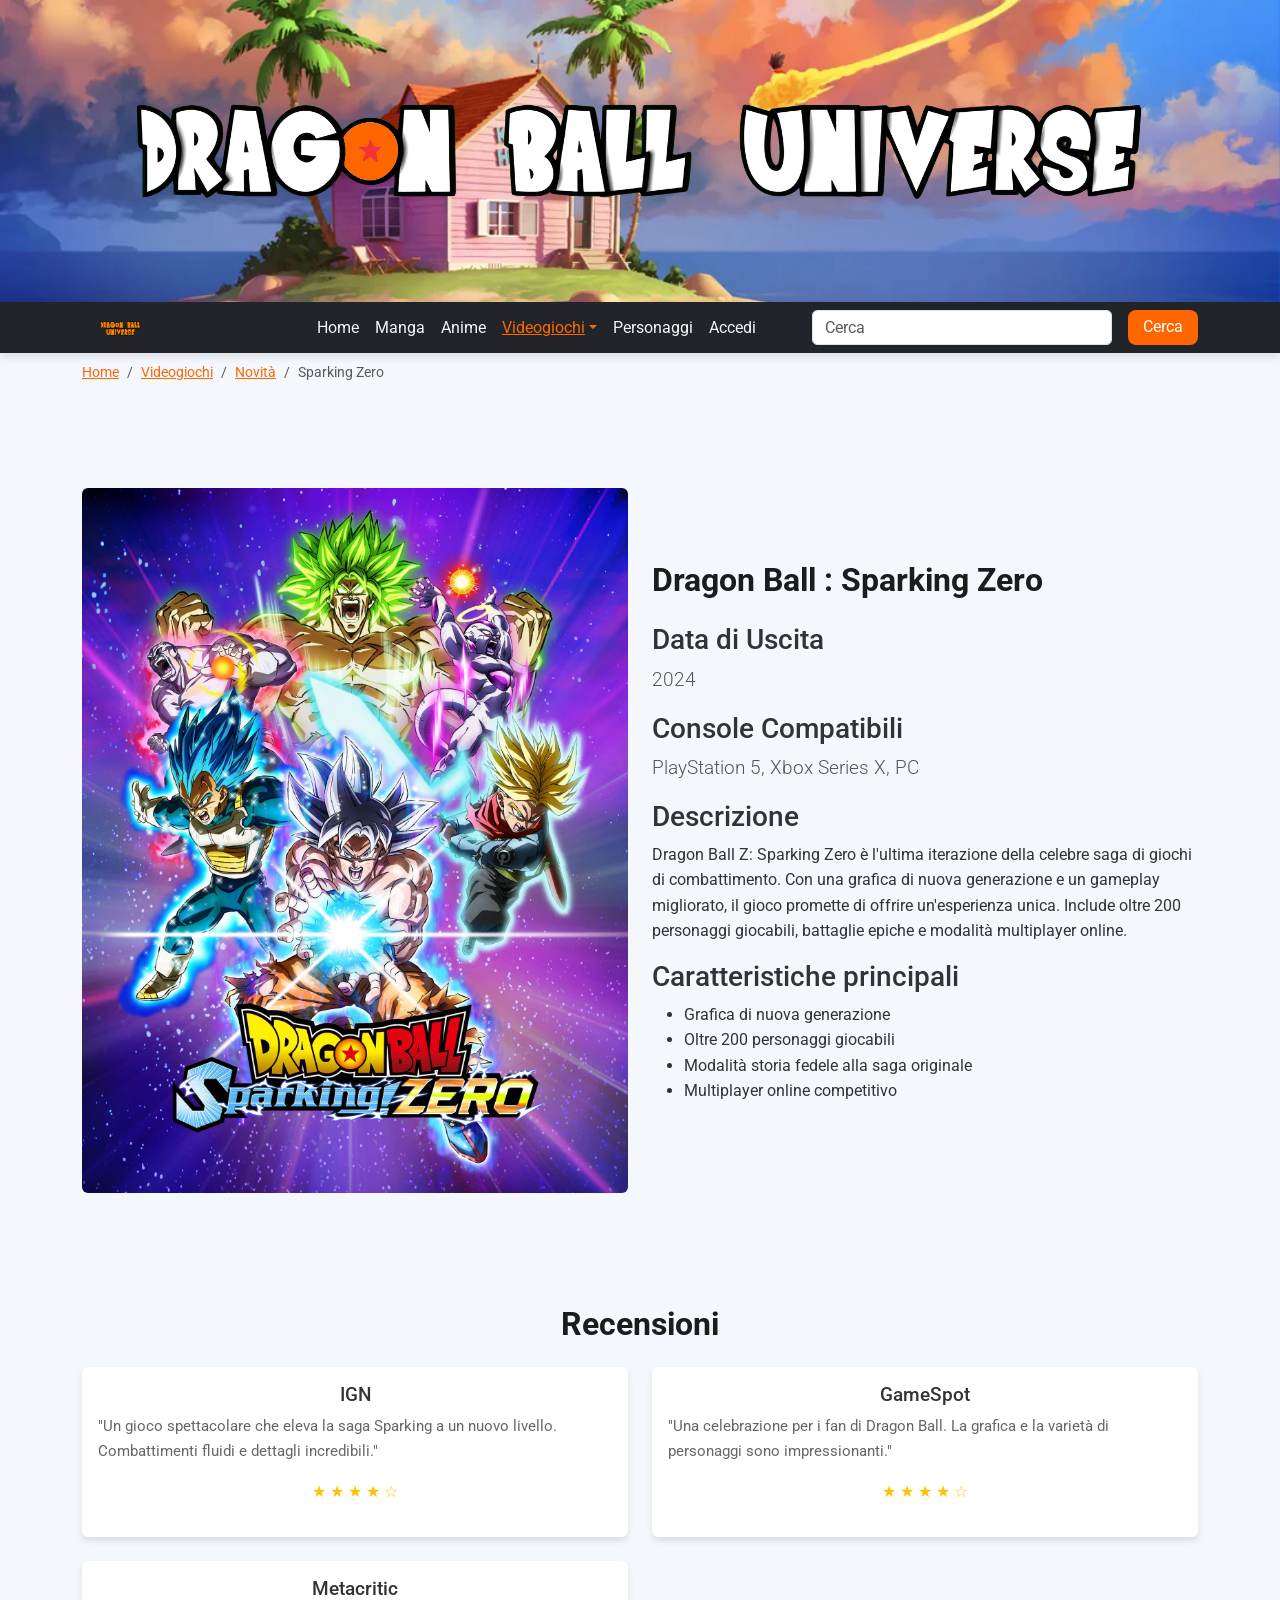
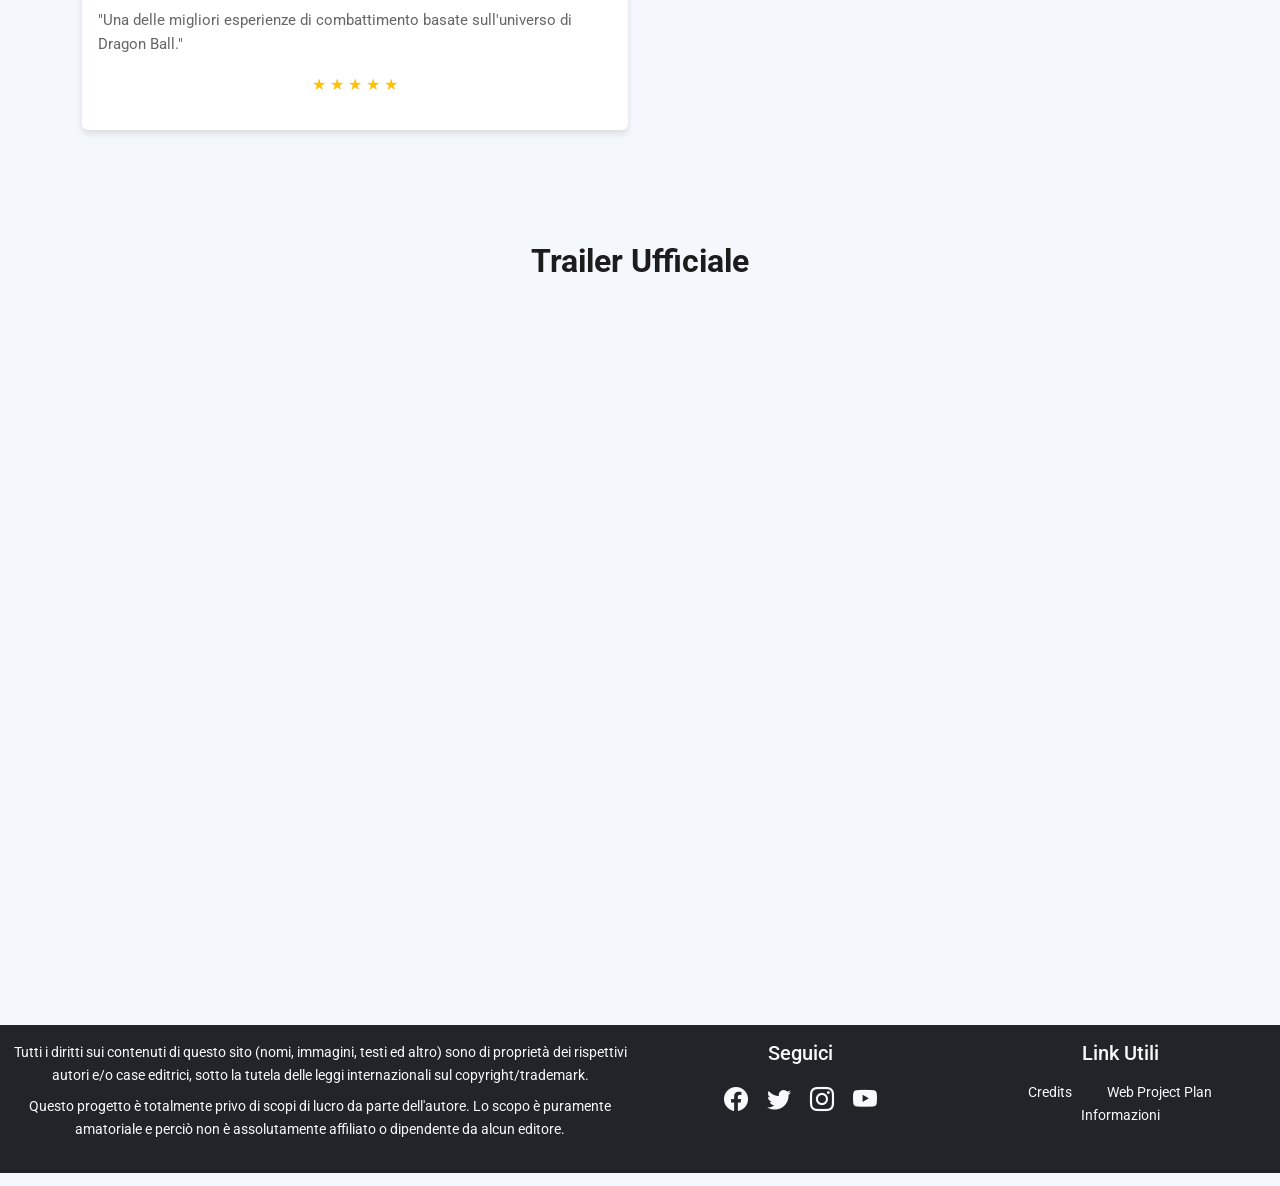
<file: pages/ultime_uscite.html>
<!DOCTYPE html>
<html lang="it">
<head>
    <meta charset="UTF-8">
    <meta name="viewport" content="width=device-width, initial-scale=1.0">

    <!-- Metadati Dublin Core -->
    <link rel="schema.DC" href="http://purl.org/dc/elements/1.1/"/>

    <META name="DC.Title" content="Dragon Ball Universe - Catalogo Digitale"/>
    <META name="DC.Creator" content="Davide Boschi"/>
    <META name="DC.Subject" content="Dragon Ball, Manga, Anime, Videogiochi, Personaggi"/>
    <META name="DC.Description" content="Un catalogo digitale dedicato all'universo di Dragon Ball, con schede dettagliate su manga, anime, videogiochi e personaggi."/>
    <META name="DC.Publisher" content="Github Pages"/>
    <META name="DC.Date" content="2024/01/01"/>
    <META name="DC.Type" content="Catalogo web interattivo"/>
    <META name="DC.Format" content="Sito web"/>
    <META name="DC.Source" content="Dragon Ball - Manga e Anime originali di Akira Toriyama"/>
    <META name="DC.Language" content="It"/>
    

    <!-- Font Roboto -->
    <link href="https://fonts.googleapis.com/css2?family=Roboto&display=swap" rel="stylesheet">

    <!-- Bootstrap CSS -->
    <link href="https://cdn.jsdelivr.net/npm/bootstrap@5.3.3/dist/css/bootstrap.min.css" rel="stylesheet">
    <link href="https://cdn.jsdelivr.net/npm/bootstrap-icons/font/bootstrap-icons.css" rel="stylesheet">

    <!-- Bootstrap JS -->
    <script src="https://cdn.jsdelivr.net/npm/bootstrap@5.3.3/dist/js/bootstrap.bundle.min.js"></script>

    <!-- CSS Personalizzato -->
    <link rel="stylesheet" href="./../style/style.css"/>

    <!-- Favicon -->
    <link rel="apple-touch-icon" sizes="180x180" href="./../favicon/apple-touch-icon.png">
    <link rel="icon" type="image/png" sizes="32x32" href="./../favicon/favicon-32x32.png">
    <link rel="icon" type="image/png" sizes="16x16" href="./../favicon/favicon-16x16.png">
    <link rel="manifest" href="./../favicon/site.webmanifest">

    <title>Dragon Ball Universe</title>
</head>
<body>
    <!-- Header -->
    <header class="bg-primary text-white py-5">
        <div class="container text-center">
            <img src="./../images/altre/logoheader.png" class="img-fluid" alt="Dragon Ball Universe Logo">
        </div>
    </header>

    <!-- Navbar -->
    <nav class="navbar navbar-expand-lg navbar-dark bg-dark sticky-top">
        <div class="container">
            <a href="../index.html"> <img src="./../images/altre/logo.png" width="20%" class="img-fluid ms-3" alt="Immagine Progetto"></a>
            <button class="navbar-toggler" type="button" data-bs-toggle="collapse" data-bs-target="#navbarNav" aria-controls="navbarNav" aria-expanded="false" aria-label="Toggle navigation">
                <span class="navbar-toggler-icon"></span>
            </button>
            <div class="collapse navbar-collapse" id="navbarNav">
                <ul class="navbar-nav ms-auto">
                    <li class="nav-item"><a class="nav-link" href="../index.html">Home</a></li>
                    <li class="nav-item"><a class="nav-link" href="manga.html">Manga</a></li>
                    <li class="nav-item"><a class="nav-link" href="anime.html">Anime</a></li>
                    <li class="nav-item dropdown">
                        <a class="nav-link dropdown-toggle active" href="#" id="videogiochiDropdown" role="button" data-bs-toggle="dropdown" aria-expanded="false">Videogiochi</a>
                        <ul class="dropdown-menu" aria-labelledby="videogiochiDropdown">
                            <li><a class="dropdown-item" href="#">Console</a></li>
                            <li><a class="dropdown-item" href="#">Mobile</a></li>
                            <li><a class="dropdown-item Novita" href="ultime_uscite.html">Novita !</a></li>
                        </ul>
                    </li>
                    <li class="nav-item"><a class="nav-link" href="personaggi.html">Personaggi</a></li>
                    <li class="nav-item"><a class="nav-link" href="accesso.html">Accedi</a></li>
                </ul>
                <!-- Search Bar -->
                <form class="d-flex ms-5" role="search">
                    <input class="form-control me-3" type="search" placeholder="Cerca" aria-label="Search">
                    <button class="btn btn-primary" type="submit">Cerca</button>
                </form>
            </div>
        </div>
    </nav>
    <!-- Breadcrumbs -->
    <nav aria-label="breadcrumb" class="py-2">
        <div class="container">
            <ol class="breadcrumb">
                <li class="breadcrumb-item"><a href="../index.html">Home</a></li>
                <li class="breadcrumb-item"><a href="#">Videogiochi</a></li>
                <li class="breadcrumb-item"><a href="#">Novità</a></li>
                <li class="breadcrumb-item active" aria-current="page">Sparking Zero</li>
            </ol>
        </div>
    </nav>

    <!-- Main Content -->
    <main class="container py-5">
        <!-- Immagine e dettagli -->
        <section class="row mb-5">
            <div class="col-md-6">
                <img src="./../images/altre/spzero.jpg" class="img-fluid rounded" alt="Dragon Ball Z: Sparking Zero Cover">
            </div>
            <div class="col-md-6 d-flex align-items-center">
                <div>
                    <h2>Dragon Ball : Sparking Zero</h2>

                    <h3>Data di Uscita</h3>
                    <p class="lead">2024</p>

                    <h3>Console Compatibili</h3>
                    <p class="lead">PlayStation 5, Xbox Series X, PC</p>

                    <h3>Descrizione</h3>
                    <p>
                        Dragon Ball Z: Sparking Zero è l'ultima iterazione della celebre saga di giochi di combattimento. 
                        Con una grafica di nuova generazione e un gameplay migliorato, il gioco promette di offrire un'esperienza 
                        unica. Include oltre 200 personaggi giocabili, battaglie epiche e modalità multiplayer online.
                    </p>

                    <h3>Caratteristiche principali</h3>
                    <ul>
                        <li>Grafica di nuova generazione</li>
                        <li>Oltre 200 personaggi giocabili</li>
                        <li>Modalità storia fedele alla saga originale</li>
                        <li>Multiplayer online competitivo</li>
                    </ul>
                </div>
            </div>
        </section>

        <!-- Recensioni -->
        <section class="mb-5">
            <h2 class="text-center mb-4">Recensioni</h2>
            <div class="row row-cols-1 row-cols-md-2 g-4">
                <!-- Recensione 1 -->
                <div class="col">
                    <div class="card h-100">
                        <div class="card-body">
                            <h5 class="card-title">IGN</h5>
                            <p class="card-text">"Un gioco spettacolare che eleva la saga Sparking a un nuovo livello. Combattimenti fluidi e dettagli incredibili."</p>
                            <p class="text-warning">★ ★ ★ ★ ☆</p>
                        </div>
                    </div>
                </div>

                <!-- Recensione 2 -->
                <div class="col">
                    <div class="card h-100">
                        <div class="card-body">
                            <h5 class="card-title">GameSpot</h5>
                            <p class="card-text">"Una celebrazione per i fan di Dragon Ball. La grafica e la varietà di personaggi sono impressionanti."</p>
                            <p class="text-warning">★ ★ ★ ★ ☆</p>
                        </div>
                    </div>
                </div>

                <!-- Recensione 3 -->
                <div class="col">
                    <div class="card h-100">
                        <div class="card-body">
                            <h5 class="card-title">Metacritic</h5>
                            <p class="card-text">"Una delle migliori esperienze di combattimento basate sull'universo di Dragon Ball."</p>
                            <p class="text-warning">★ ★ ★ ★ ★</p>
                        </div>
                    </div>
                </div>
            </div>
        </section>

        <!-- Trailer -->
        <section class="text-center">
            <h2 class="mb-4">Trailer Ufficiale</h2>
            <div class="ratio ratio-16x9">
                <iframe width="560" height="315" src="https://www.youtube.com/embed/XTvBSY0YMyg?si=KKbf9Caz6NSxOSqp" title="YouTube video player" frameborder="0" allow="accelerometer; autoplay; clipboard-write; encrypted-media; gyroscope; picture-in-picture; web-share" referrerpolicy="strict-origin-when-cross-origin" allowfullscreen></iframe>
            </div>
        </section>

    </main>

 <!-- Footer -->
 <footer>
    <section class="container-fluid text-light py-3 bg-dark">
        <div class="row">
            <!-- Disclaimer -->
            <div class="col-md-6 mb-3">
                <p class="mb-2">
                    Tutti i diritti sui contenuti di questo sito (nomi, immagini, testi ed altro) sono di proprietà dei rispettivi autori e/o case editrici,
                    sotto la tutela delle leggi internazionali sul copyright/trademark.
                </p>
                <p class="mb-0">
                    Questo progetto è totalmente privo di scopi di lucro da parte dell'autore. Lo scopo è puramente amatoriale e perciò non è assolutamente affiliato o dipendente da alcun editore.
                </p>
            </div>
            <!-- Social Media -->
            <div class="col-md-3 mb-3 text-center">
                <h5 class="mb-3">Seguici</h5>
                <a href="#" class="text-light me-3"><i class="bi bi-facebook fs-4"></i></a>
                <a href="#" class="text-light me-3"><i class="bi bi-twitter fs-4"></i></a>
                <a href="#" class="text-light me-3"><i class="bi bi-instagram fs-4"></i></a>
                <a href="#" class="text-light"><i class="bi bi-youtube fs-4"></i></a>
            </div>
            <!-- Link utili -->
            <div class="col-md-3 mb-3 text-center">
                <h5 class="mb-3">Link Utili</h5>
                <ul class="list-inline mb-0">
                    <li class="list-inline-item mx-2">
                        <a class="text-light" href="#">Credits</a>
                    </li>
                    <li class="list-inline-item mx-2">
                        <a class="text-light" href="webprojectplan.html">Web Project Plan</a>
                    </li>
                    <li class="list-inline-item mx-2">
                        <a class="text-light" href="#">Informazioni</a>
                    </li>
                </ul>
            </div>
        </div>
    </section>
</footer>
</body>
</html>
</file>
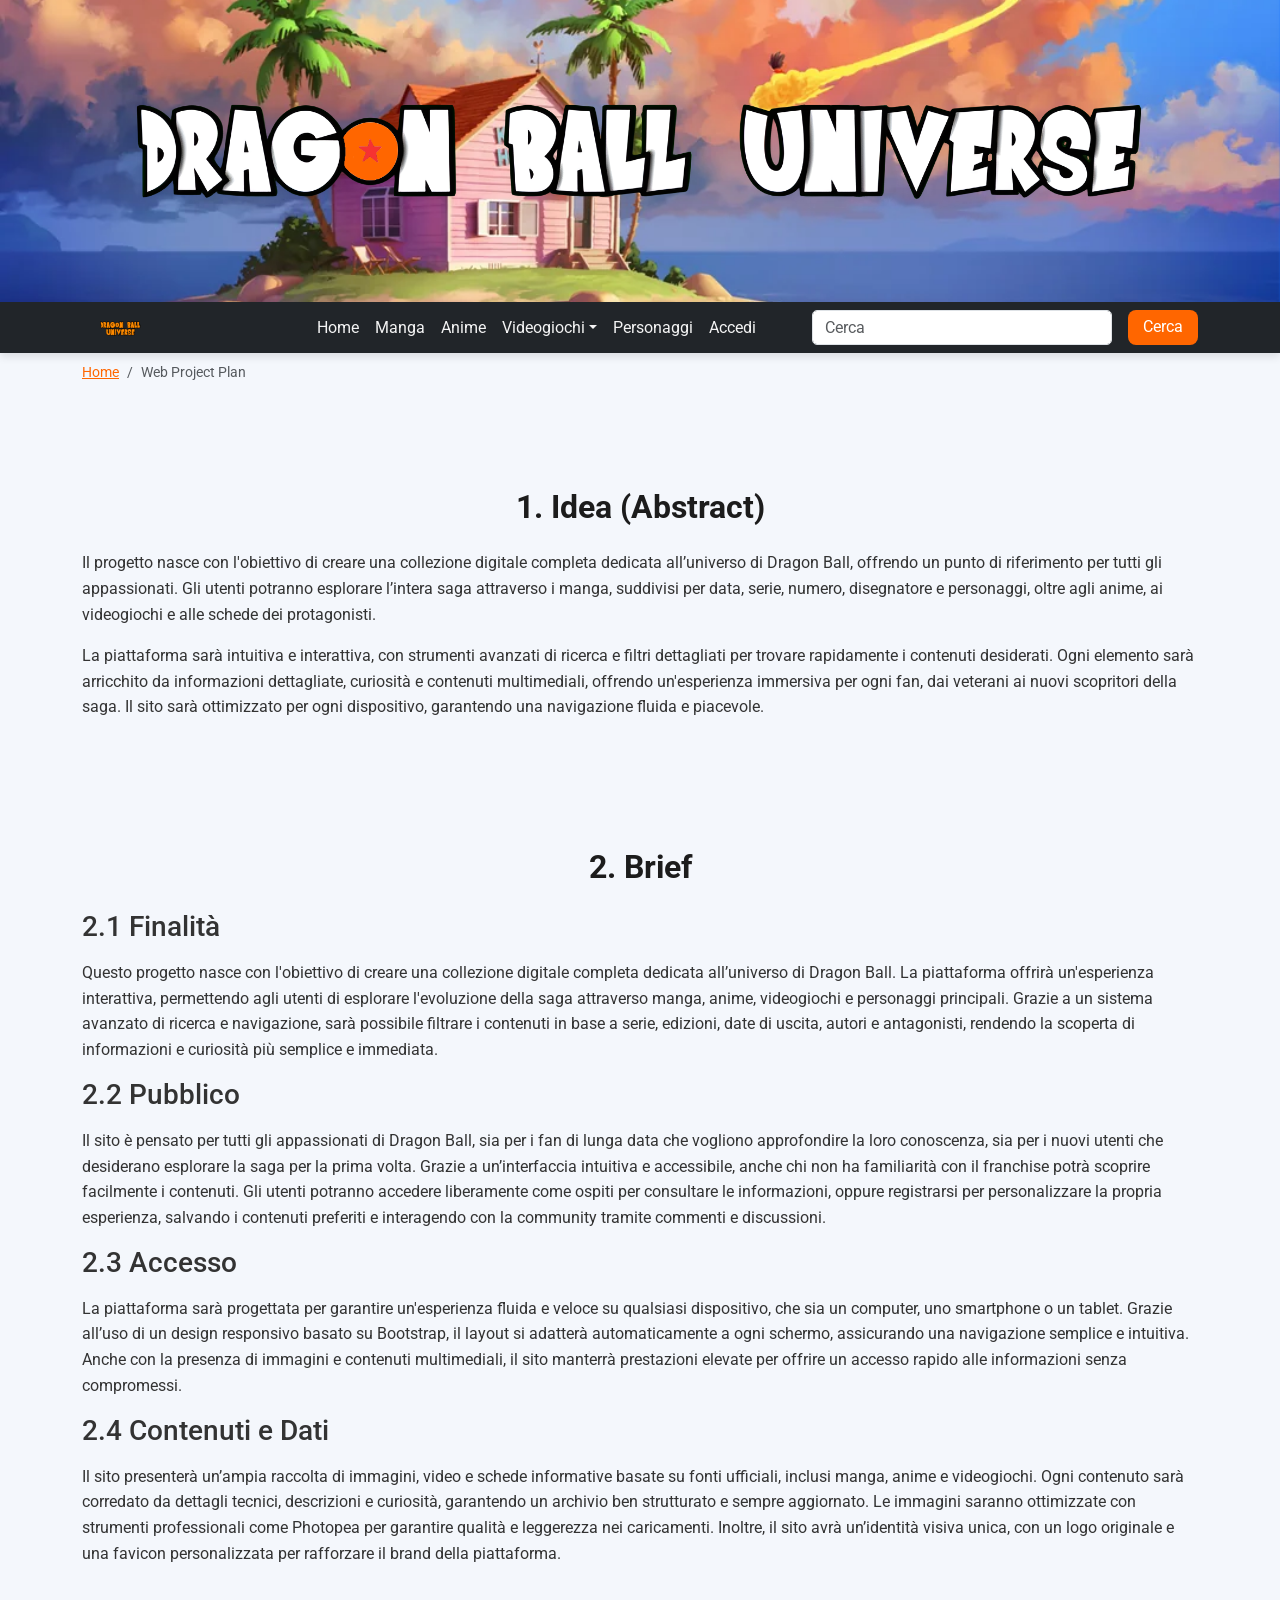
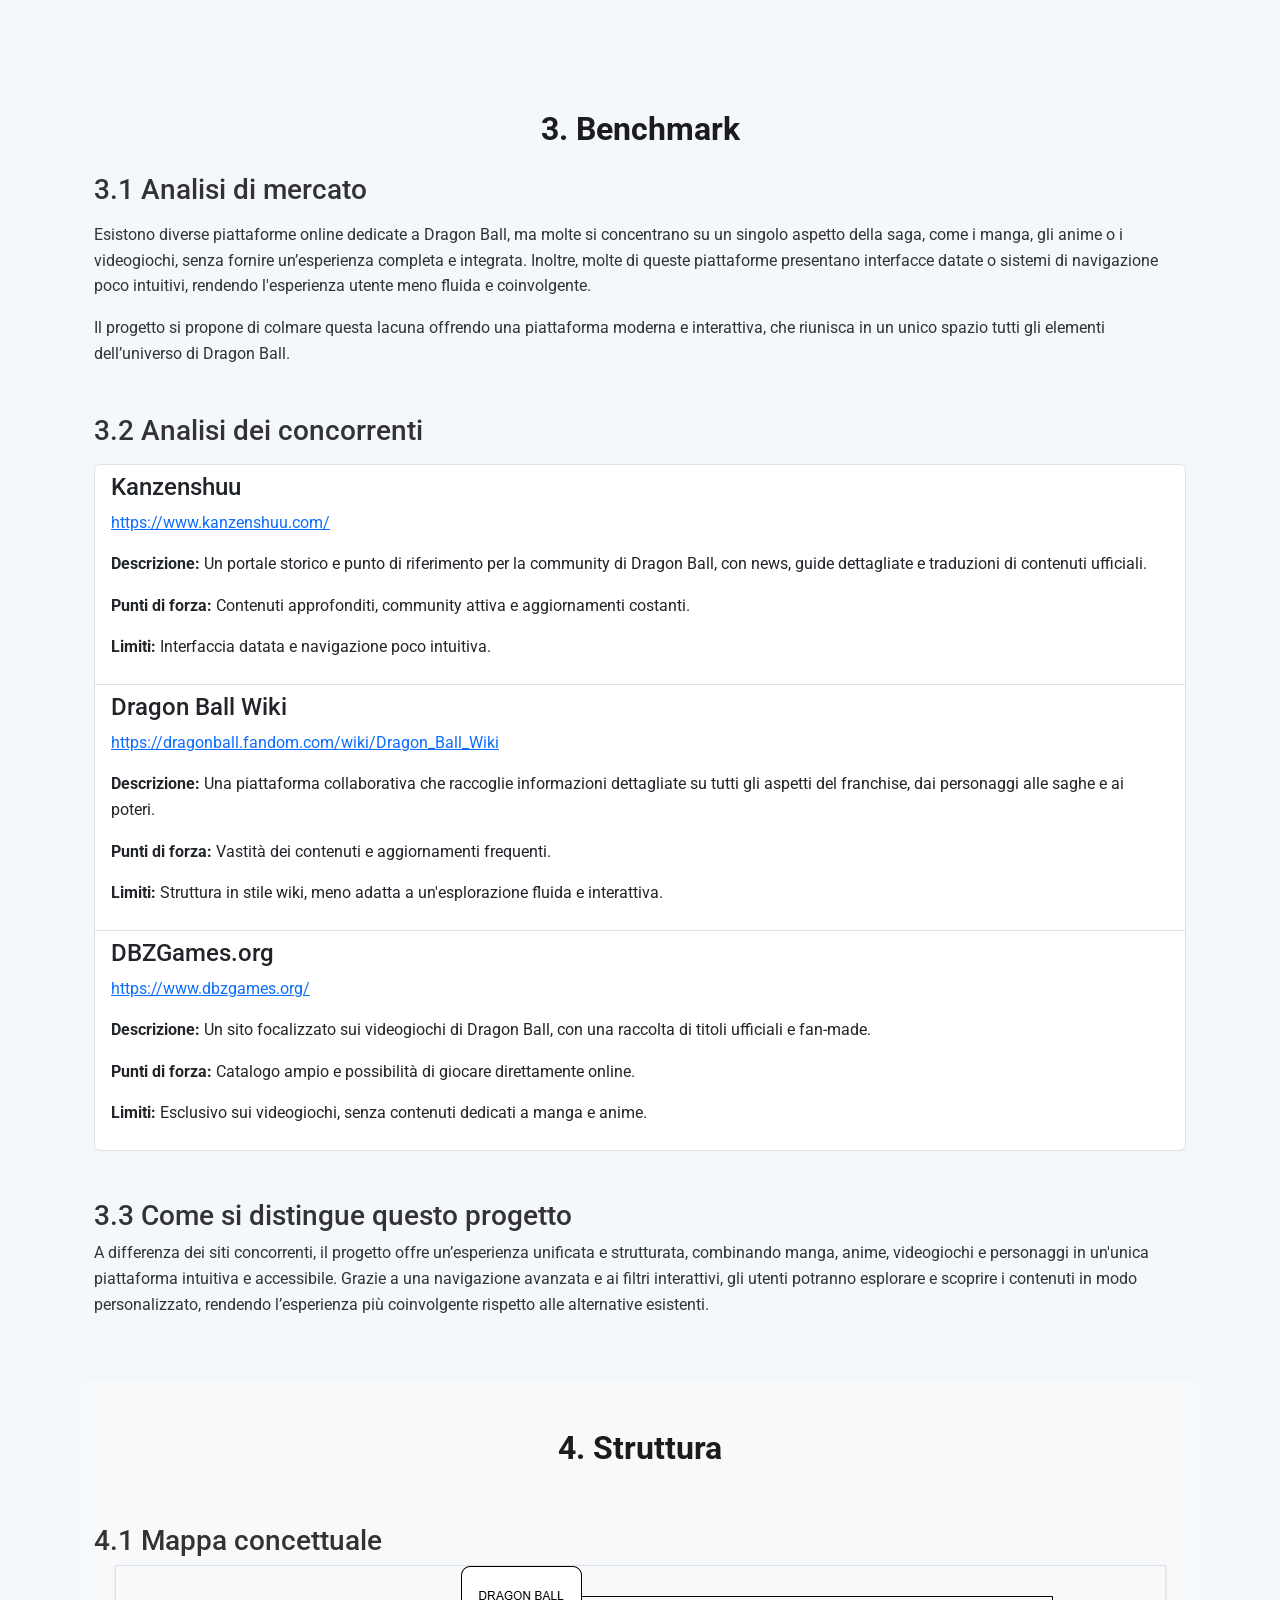
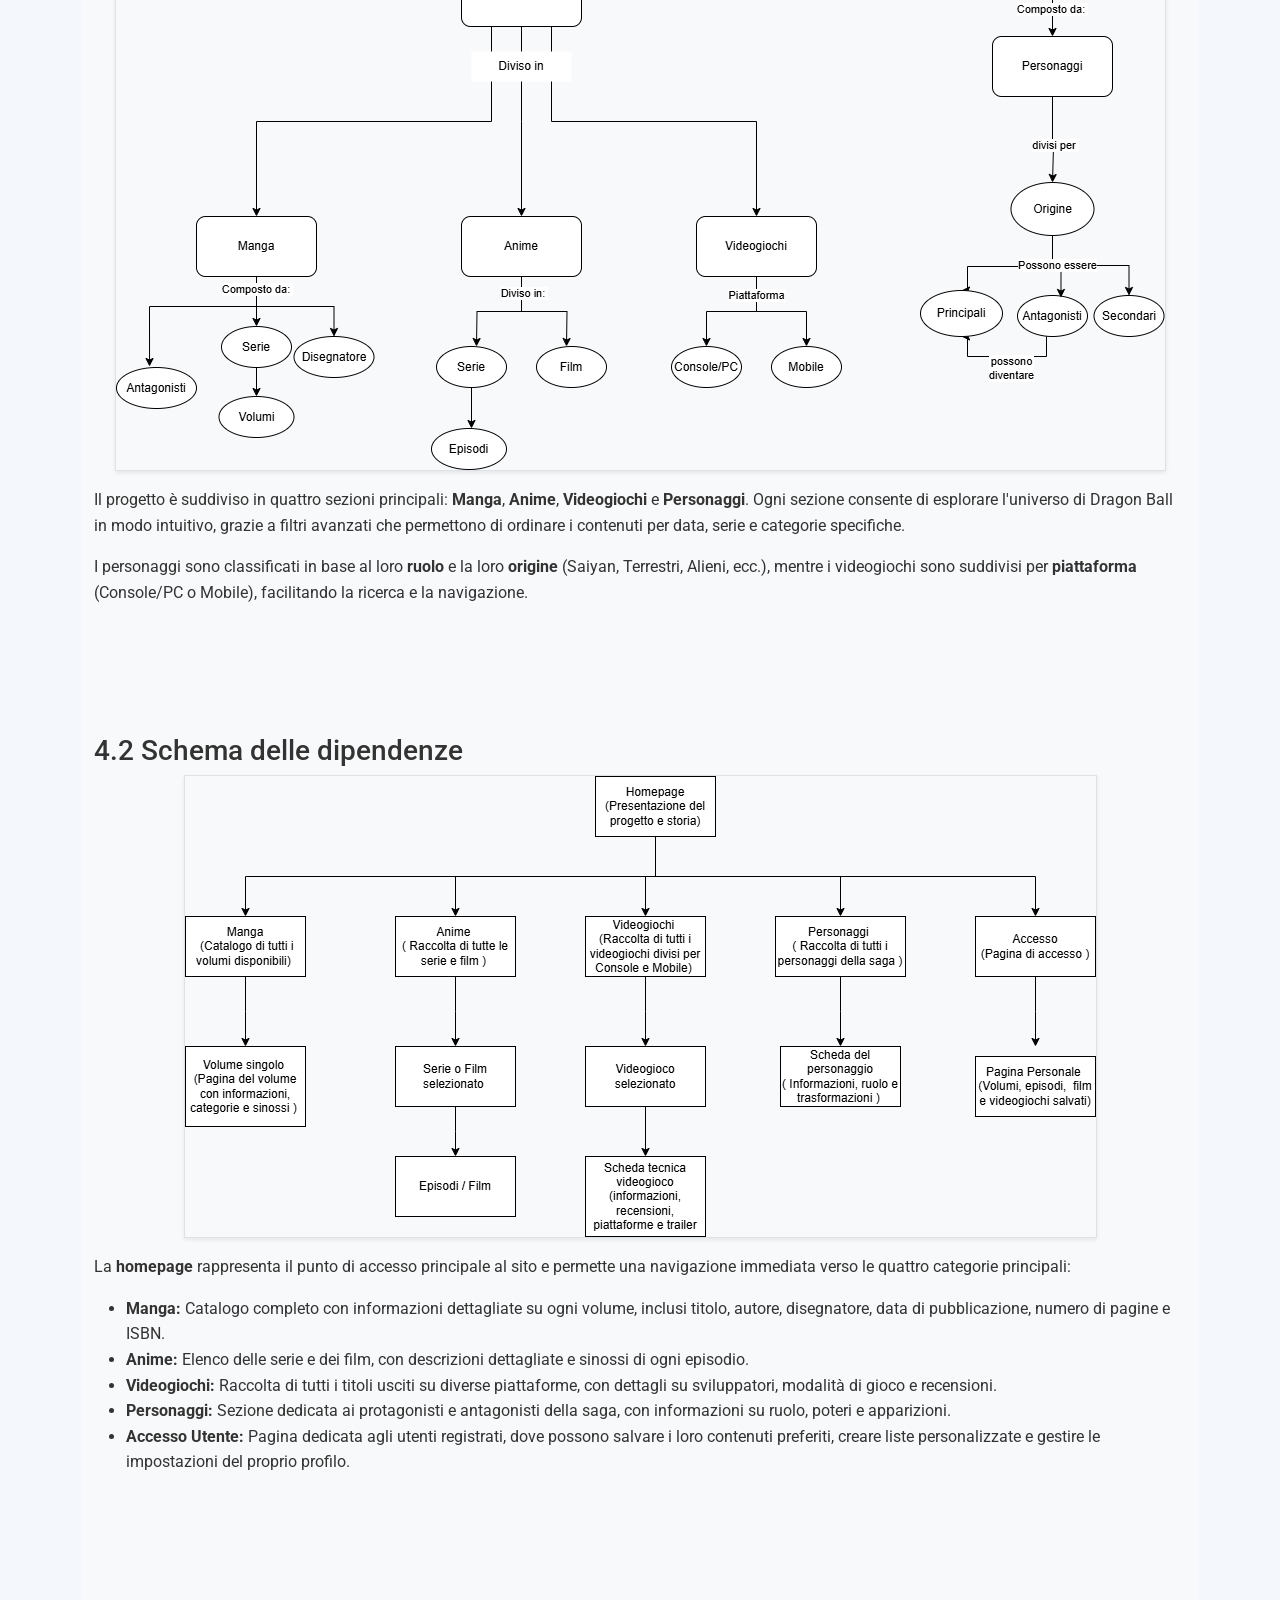
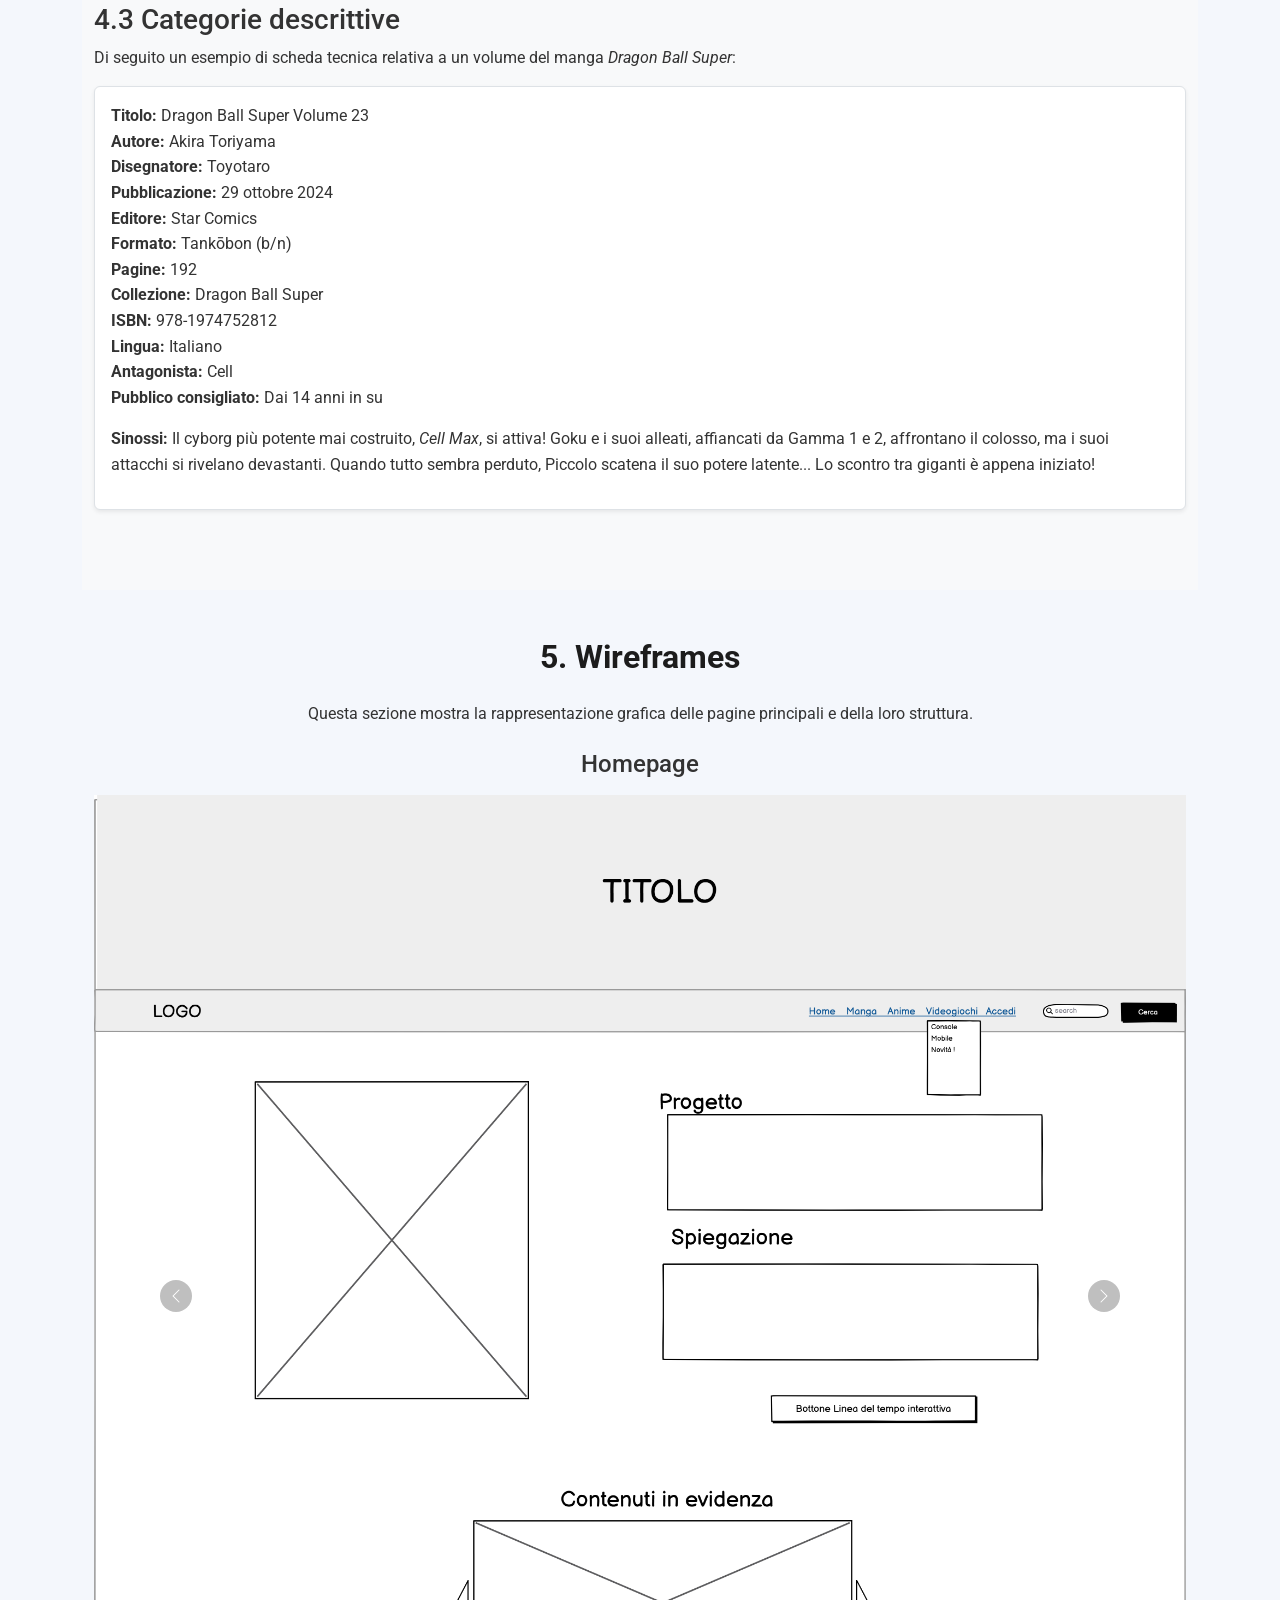
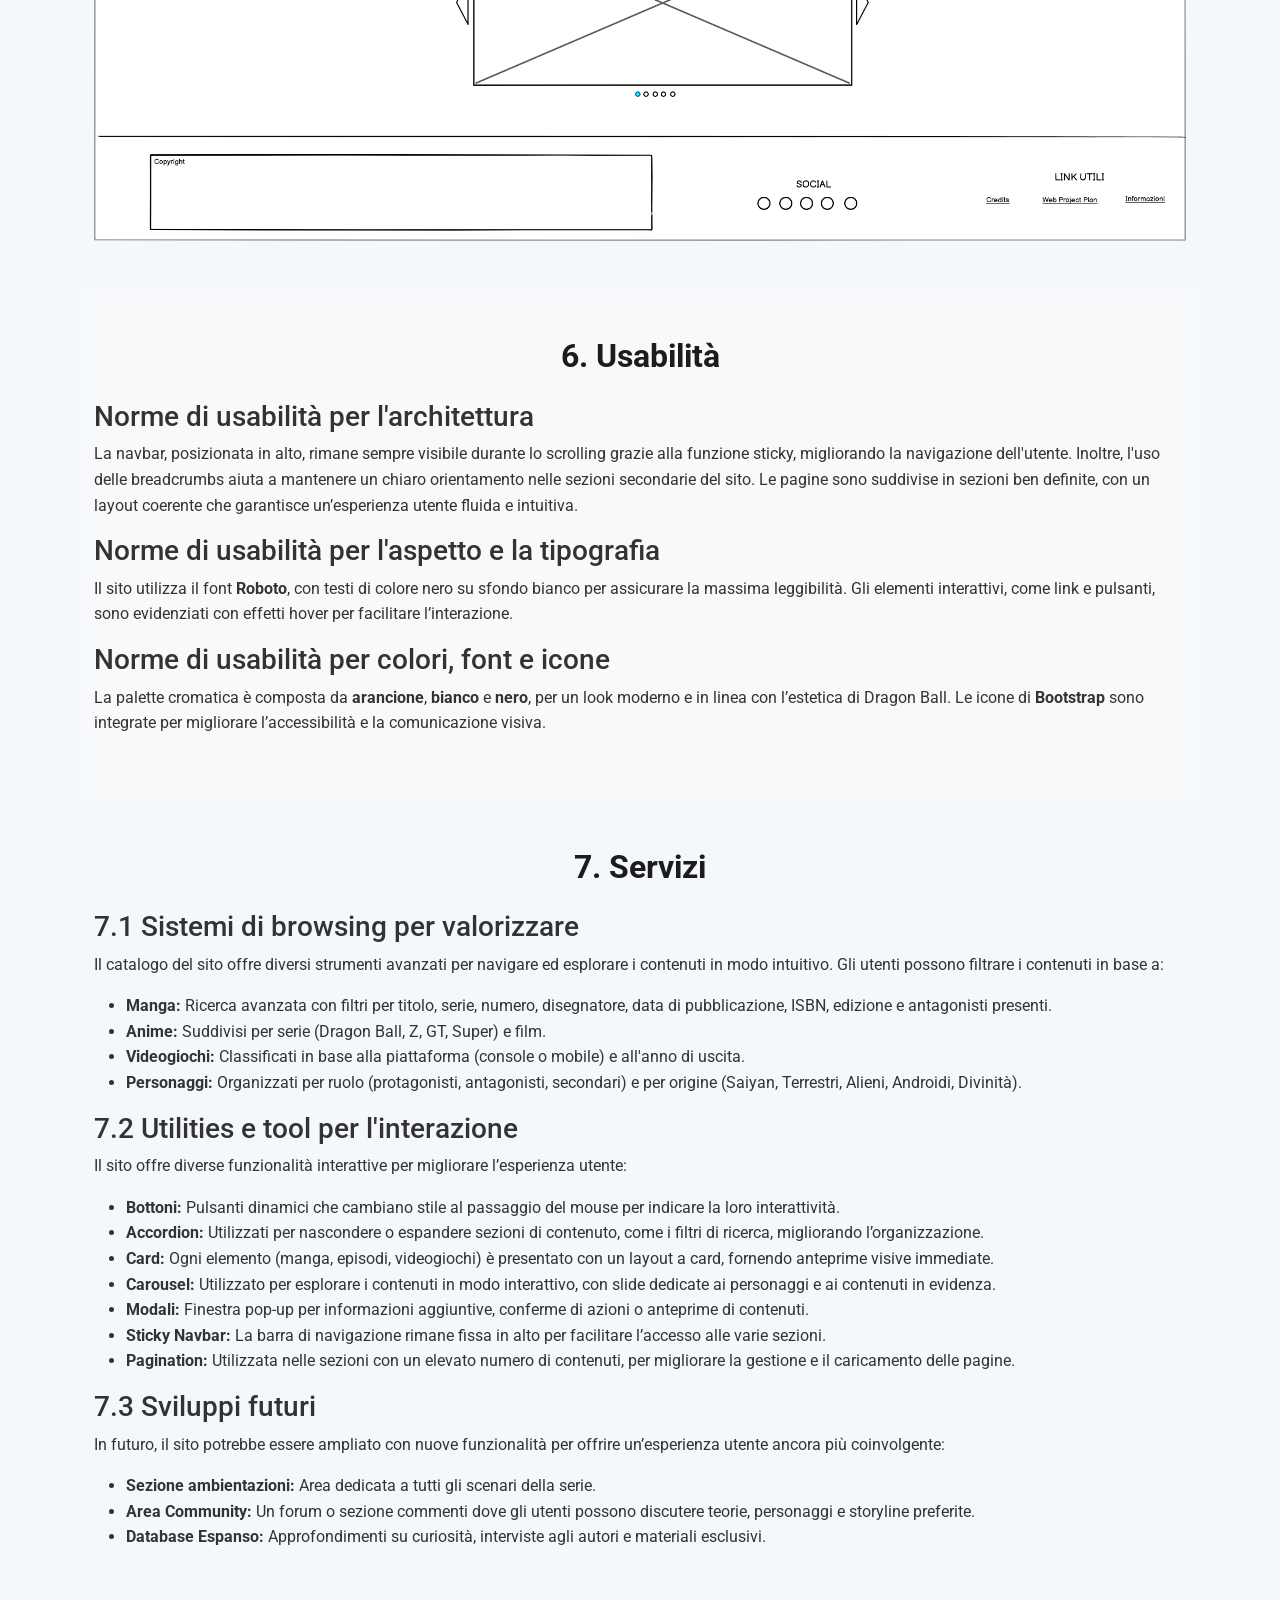
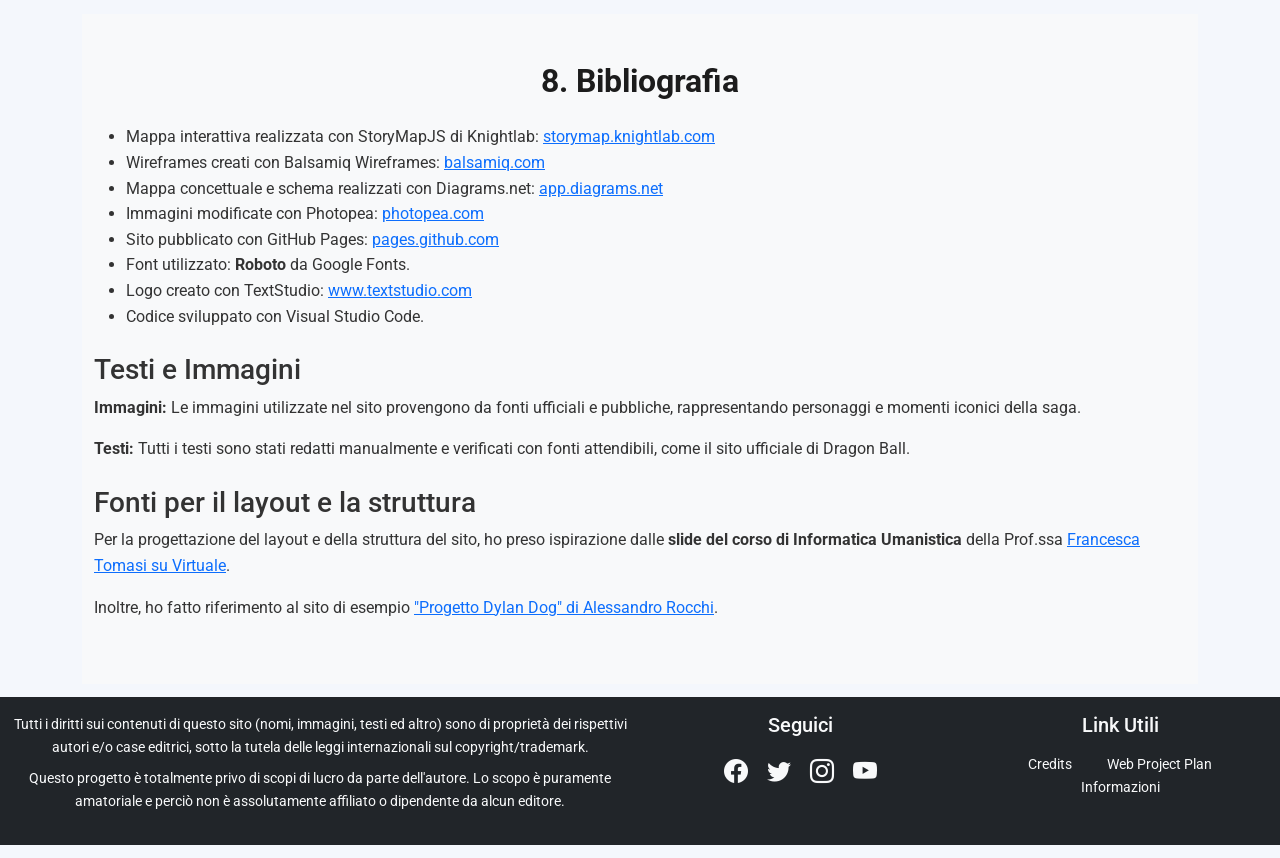
<file: pages/webprojectplan.html>
<!DOCTYPE html>
<html lang="it">
<head>
    <meta charset="UTF-8">
    <meta name="viewport" content="width=device-width, initial-scale=1.0">

    <!-- Metadati Dublin Core -->
    <link rel="schema.DC" href="http://purl.org/dc/elements/1.1/"/>

    <META name="DC.Title" content="Dragon Ball Universe - Catalogo Digitale"/>
    <META name="DC.Creator" content="Davide Boschi"/>
    <META name="DC.Subject" content="Dragon Ball, Manga, Anime, Videogiochi, Personaggi"/>
    <META name="DC.Description" content="Un catalogo digitale dedicato all'universo di Dragon Ball, con schede dettagliate su manga, anime, videogiochi e personaggi."/>
    <META name="DC.Publisher" content="Github Pages"/>
    <META name="DC.Date" content="2024/01/01"/>
    <META name="DC.Type" content="Catalogo web interattivo"/>
    <META name="DC.Format" content="Sito web"/>
    <META name="DC.Source" content="Dragon Ball - Manga e Anime originali di Akira Toriyama"/>
    <META name="DC.Language" content="It"/>
    

    <!-- Font Roboto -->
    <link href="https://fonts.googleapis.com/css2?family=Roboto&display=swap" rel="stylesheet">

    <!-- Bootstrap CSS -->
    <link href="https://cdn.jsdelivr.net/npm/bootstrap@5.3.3/dist/css/bootstrap.min.css" rel="stylesheet">
    <link href="https://cdn.jsdelivr.net/npm/bootstrap-icons/font/bootstrap-icons.css" rel="stylesheet">

    <!-- Bootstrap JS -->
    <script src="https://cdn.jsdelivr.net/npm/bootstrap@5.3.3/dist/js/bootstrap.bundle.min.js"></script>

    <!-- CSS Personalizzato -->
    <link rel="stylesheet" href="./../style/style.css"/>

    <!-- Favicon -->
    <link rel="apple-touch-icon" sizes="180x180" href="./../favicon/apple-touch-icon.png">
    <link rel="icon" type="image/png" sizes="32x32" href="./../favicon/favicon-32x32.png">
    <link rel="icon" type="image/png" sizes="16x16" href="./../favicon/favicon-16x16.png">
    <link rel="manifest" href="./../favicon/site.webmanifest">

    <title>Dragon Ball Universe</title>
</head>
<body>
    <!-- Header -->
    <header class="bg-primary text-white py-5">
        <div class="container text-center">
            <img src="./../images/altre/logoheader.png" class="img-fluid" alt="Dragon Ball Universe Logo">
        </div>
    </header>

    <!-- Navbar -->
    <nav class="navbar navbar-expand-lg navbar-dark bg-dark sticky-top">
        <div class="container">
            <a href="../index.html"> <img src="./../images/altre/logo.png" width="20%" class="img-fluid ms-3" alt="Immagine Progetto"></a>
            <button class="navbar-toggler" type="button" data-bs-toggle="collapse" data-bs-target="#navbarNav" aria-controls="navbarNav" aria-expanded="false" aria-label="Toggle navigation">
                <span class="navbar-toggler-icon"></span>
            </button>
            <div class="collapse navbar-collapse" id="navbarNav">
                <ul class="navbar-nav ms-auto">
                    <li class="nav-item"><a class="nav-link" href="../index.html">Home</a></li>
                    <li class="nav-item"><a class="nav-link" href="manga.html">Manga</a></li>
                    <li class="nav-item"><a class="nav-link" href="anime.html">Anime</a></li>
                    <li class="nav-item dropdown">
                        <a class="nav-link dropdown-toggle" href="#" id="videogiochiDropdown" role="button" data-bs-toggle="dropdown" aria-expanded="false">Videogiochi</a>
                        <ul class="dropdown-menu" aria-labelledby="videogiochiDropdown">
                            <li><a class="dropdown-item" href="#">Console</a></li>
                            <li><a class="dropdown-item" href="#">Mobile</a></li>
                            <li><a class="dropdown-item Novita" href="ultime_uscite.html">Novita !</a></li>
                        </ul>
                    </li>
                    <li class="nav-item"><a class="nav-link" href="personaggi.html">Personaggi</a></li>
                    <li class="nav-item"><a class="nav-link" href="accesso.html">Accedi</a></li>
                </ul>
                <!-- Search Bar -->
                <form class="d-flex ms-5" role="search">
                    <input class="form-control me-3" type="search" placeholder="Cerca" aria-label="Search">
                    <button class="btn btn-primary" type="submit">Cerca</button>
                </form>
            </div>
        </div>
    </nav>
    <!-- Breadcrumbs -->
    <nav aria-label="breadcrumb" class="py-2">
        <div class="container">
            <ol class="breadcrumb">
                <li class="breadcrumb-item"><a href="../index.html">Home</a></li>
                <li class="breadcrumb-item active" aria-current="page">Web Project Plan</li>
            </ol>
        </div>
    </nav>

    <!-- Main Content -->
<div class="container mt-5">
        <!-- Idea -->
        <section id="idea" class="mb-5">
            <h2 class="text-center mb-4">1. Idea (Abstract)</h2>
            <p>
                Il progetto nasce con l'obiettivo di creare una collezione digitale completa dedicata all’universo di Dragon Ball, 
                offrendo un punto di riferimento per tutti gli appassionati. Gli utenti potranno esplorare l’intera saga attraverso i manga, 
                suddivisi per data, serie, numero, disegnatore e personaggi, oltre agli anime, ai videogiochi e alle schede dei protagonisti. 
            </p>
            <p>
                La piattaforma sarà intuitiva e interattiva, con strumenti avanzati di ricerca e filtri dettagliati per trovare rapidamente i contenuti desiderati. 
                Ogni elemento sarà arricchito da informazioni dettagliate, curiosità e contenuti multimediali, offrendo un'esperienza immersiva per ogni fan, 
                dai veterani ai nuovi scopritori della saga. Il sito sarà ottimizzato per ogni dispositivo, garantendo una navigazione fluida e piacevole.
            </p>
        </section>


        <!-- Brief -->
        <section id="brief" class="mb-5">
            <h2 class="text-center mb-4">2. Brief</h2>
        
            <!-- Finalità -->
            <h3 class="mb-3">2.1 Finalità</h3>
            <p>
                Questo progetto nasce con l'obiettivo di creare una collezione digitale completa dedicata all’universo di Dragon Ball. 
                La piattaforma offrirà un'esperienza interattiva, permettendo agli utenti di esplorare l'evoluzione della saga attraverso manga, anime, videogiochi e personaggi principali. 
                Grazie a un sistema avanzato di ricerca e navigazione, sarà possibile filtrare i contenuti in base a serie, edizioni, date di uscita, autori e antagonisti, 
                rendendo la scoperta di informazioni e curiosità più semplice e immediata.
            </p>
        
            <!-- Pubblico -->
            <h3 class="mb-3">2.2 Pubblico</h3>
            <p>
                Il sito è pensato per tutti gli appassionati di Dragon Ball, sia per i fan di lunga data che vogliono approfondire la loro conoscenza, sia per i nuovi utenti che desiderano esplorare la saga per la prima volta. 
                Grazie a un’interfaccia intuitiva e accessibile, anche chi non ha familiarità con il franchise potrà scoprire facilmente i contenuti. 
                Gli utenti potranno accedere liberamente come ospiti per consultare le informazioni, oppure registrarsi per personalizzare la propria esperienza, 
                salvando i contenuti preferiti e interagendo con la community tramite commenti e discussioni.
            </p>
        
            <!-- Accesso -->
            <h3 class="mb-3">2.3 Accesso</h3>
            <p>
                La piattaforma sarà progettata per garantire un'esperienza fluida e veloce su qualsiasi dispositivo, che sia un computer, uno smartphone o un tablet. 
                Grazie all’uso di un design responsivo basato su Bootstrap, il layout si adatterà automaticamente a ogni schermo, assicurando una navigazione semplice e intuitiva. 
                Anche con la presenza di immagini e contenuti multimediali, il sito manterrà prestazioni elevate per offrire un accesso rapido alle informazioni senza compromessi.
            </p>
        
            <!-- Contenuti e Dati -->
            <h3 class="mb-3">2.4 Contenuti e Dati</h3>
            <p>
                Il sito presenterà un’ampia raccolta di immagini, video e schede informative basate su fonti ufficiali, inclusi manga, anime e videogiochi. 
                Ogni contenuto sarà corredato da dettagli tecnici, descrizioni e curiosità, garantendo un archivio ben strutturato e sempre aggiornato. 
                Le immagini saranno ottimizzate con strumenti professionali come Photopea per garantire qualità e leggerezza nei caricamenti. 
                Inoltre, il sito avrà un’identità visiva unica, con un logo originale e una favicon personalizzata per rafforzare il brand della piattaforma.
            </p>
        </section>
        


        <!-- Benchmark  -->
        <section id="benchmark" class="py-5">
            <div class="container">
                <h2 class="mb-4 text-center">3. Benchmark</h2>

                <!-- Analisi di mercato -->
                <h3 class="mb-3">3.1 Analisi di mercato</h3>
                <p>
                    Esistono diverse piattaforme online dedicate a Dragon Ball, ma molte si concentrano su un singolo aspetto della saga, come i manga, gli anime o i videogiochi, senza fornire un’esperienza completa e integrata. 
                    Inoltre, molte di queste piattaforme presentano interfacce datate o sistemi di navigazione poco intuitivi, rendendo l'esperienza utente meno fluida e coinvolgente.
                </p>
                <p>
                    Il progetto si propone di colmare questa lacuna offrendo una piattaforma moderna e interattiva, che riunisca in un unico spazio tutti gli elementi dell’universo di Dragon Ball. 
                </p>

                <!-- Descrizione dei concorrenti -->
                <h3 class="mt-5 mb-3">3.2 Analisi dei concorrenti</h3>
                <ul class="list-group">
                    <!-- Kanzenshuu -->
                    <li class="list-group-item">
                        <h4>Kanzenshuu</h4>
                        <p><a href="https://www.kanzenshuu.com/" target="_blank">https://www.kanzenshuu.com/</a></p>
                        <p><strong>Descrizione:</strong> Un portale storico e punto di riferimento per la community di Dragon Ball, con news, guide dettagliate e traduzioni di contenuti ufficiali.</p>
                        <p><strong>Punti di forza:</strong> Contenuti approfonditi, community attiva e aggiornamenti costanti.</p>
                        <p><strong>Limiti:</strong> Interfaccia datata e navigazione poco intuitiva.</p>
                    </li>

                    <!-- Dragon Ball Wiki -->
                    <li class="list-group-item">
                        <h4>Dragon Ball Wiki</h4>
                        <p><a href="https://dragonball.fandom.com/wiki/Dragon_Ball_Wiki" target="_blank">https://dragonball.fandom.com/wiki/Dragon_Ball_Wiki</a></p>
                        <p><strong>Descrizione:</strong> Una piattaforma collaborativa che raccoglie informazioni dettagliate su tutti gli aspetti del franchise, dai personaggi alle saghe e ai poteri.</p>
                        <p><strong>Punti di forza:</strong> Vastità dei contenuti e aggiornamenti frequenti.</p>
                        <p><strong>Limiti:</strong> Struttura in stile wiki, meno adatta a un'esplorazione fluida e interattiva.</p>
                    </li>

                    <!-- DBZGames.org -->
                    <li class="list-group-item">
                        <h4>DBZGames.org</h4>
                        <p><a href="https://www.dbzgames.org/" target="_blank">https://www.dbzgames.org/</a></p>
                        <p><strong>Descrizione:</strong> Un sito focalizzato sui videogiochi di Dragon Ball, con una raccolta di titoli ufficiali e fan-made.</p>
                        <p><strong>Punti di forza:</strong> Catalogo ampio e possibilità di giocare direttamente online.</p>
                        <p><strong>Limiti:</strong> Esclusivo sui videogiochi, senza contenuti dedicati a manga e anime.</p>
                    </li>
                </ul>

                <!-- Differenziazione del progetto -->
                <div class="mt-5">
                    <h3>3.3 Come si distingue questo progetto</h3>
                    <p>
                        A differenza dei siti concorrenti, il progetto offre un’esperienza unificata e strutturata, combinando manga, anime, videogiochi e personaggi in un'unica piattaforma intuitiva e accessibile. 
                        Grazie a una navigazione avanzata e ai filtri interattivi, gli utenti potranno esplorare e scoprire i contenuti in modo personalizzato, rendendo l’esperienza più coinvolgente rispetto alle alternative esistenti.
                    </p>
                </div>
            </div>
        </section>

        <!-- Struttura  -->
        <section id="struttura" class="py-5 bg-light">
            <div class="container">
            <h2 class="mb-4 text-center">4. Struttura</h2>

            <!-- Mappa concettuale -->
         <section id="mappa-concettuale" class="mb-5">
            <h3>4.1 Mappa concettuale</h3>
            <div class="text-center">
                <img src="./../images/altre/MappaConcettuale.png" class="img-fluid border shadow-sm" alt="Mappa Concettuale">
            </div>
            <p class="mt-3">
                Il progetto è suddiviso in quattro sezioni principali: <strong>Manga</strong>, <strong>Anime</strong>, <strong>Videogiochi</strong> e <strong>Personaggi</strong>. 
                Ogni sezione consente di esplorare l'universo di Dragon Ball in modo intuitivo, grazie a filtri avanzati che permettono di ordinare i contenuti per data, serie e categorie specifiche.
            </p>
            <p>
                I personaggi sono classificati in base al loro <strong>ruolo</strong> e la loro <strong>origine</strong> (Saiyan, Terrestri, Alieni, ecc.), mentre i videogiochi sono suddivisi per <strong>piattaforma</strong> (Console/PC o Mobile), facilitando la ricerca e la navigazione.
            </p>
         </section>


        <!-- Schema delle dipendenze -->
        <section id="schema-dipendenze" class="mb-5">
            <h3>4.2 Schema delle dipendenze</h3>
            <div class="text-center">
                <img src="./../images/altre/Dipendenze.png" class="img-fluid border shadow-sm" alt="Schema delle Dipendenze">
            </div>
            <p class="mt-3">
                La <strong>homepage</strong> rappresenta il punto di accesso principale al sito e permette una navigazione immediata verso le quattro categorie principali:
            </p>
            <ul>
                <li><strong>Manga:</strong> Catalogo completo con informazioni dettagliate su ogni volume, inclusi titolo, autore, disegnatore, data di pubblicazione, numero di pagine e ISBN.</li>
                <li><strong>Anime:</strong> Elenco delle serie e dei film, con descrizioni dettagliate e sinossi di ogni episodio.</li>
                <li><strong>Videogiochi:</strong> Raccolta di tutti i titoli usciti su diverse piattaforme, con dettagli su sviluppatori, modalità di gioco e recensioni.</li>
                <li><strong>Personaggi:</strong> Sezione dedicata ai protagonisti e antagonisti della saga, con informazioni su ruolo, poteri e apparizioni.</li>
                <li><strong>Accesso Utente:</strong> Pagina dedicata agli utenti registrati, dove possono salvare i loro contenuti preferiti, creare liste personalizzate e gestire le impostazioni del proprio profilo.</li>
            </ul>
        </section>

        <!-- Categorie descrittive -->
        <section id="categorie-descrittive">
            <h3>4.3 Categorie descrittive</h3>
            <p>Di seguito un esempio di scheda tecnica relativa a un volume del manga <em>Dragon Ball Super</em>:</p>
            <div class="p-3 bg-white border rounded shadow-sm">
                <ul class="list-unstyled">
                    <li><strong>Titolo:</strong> Dragon Ball Super Volume 23</li>
                    <li><strong>Autore:</strong> Akira Toriyama</li>
                    <li><strong>Disegnatore:</strong> Toyotaro</li>
                    <li><strong>Pubblicazione:</strong> 29 ottobre 2024</li>
                    <li><strong>Editore:</strong> Star Comics</li>
                    <li><strong>Formato:</strong> Tankōbon (b/n)</li>
                    <li><strong>Pagine:</strong> 192</li>
                    <li><strong>Collezione:</strong> Dragon Ball Super</li>
                    <li><strong>ISBN:</strong> 978-1974752812</li>
                    <li><strong>Lingua:</strong> Italiano</li>
                    <li><strong>Antagonista:</strong> Cell</li>
                    <li><strong>Pubblico consigliato:</strong> Dai 14 anni in su</li>
                </ul>
                <p class="mt-3"><strong>Sinossi:</strong> Il cyborg più potente mai costruito, <em>Cell Max</em>, si attiva! Goku e i suoi alleati, affiancati da Gamma 1 e 2, affrontano il colosso, ma i suoi attacchi si rivelano devastanti. Quando tutto sembra perduto, Piccolo scatena il suo potere latente... Lo scontro tra giganti è appena iniziato!</p>
            </div>
        </section>

    </div>
</section>


<!-- Wireframes -->
<section id="wireframes" class="py-5">
    <div class="container">
        <h2 class="mb-4 text-center">5. Wireframes</h2>
        <p class="text-center">
            Questa sezione mostra la rappresentazione grafica delle pagine principali e della loro struttura.
        </p>

        <!-- Carosello -->
        <div id="wireframeCarousel" class="carousel slide mt-4" data-bs-ride="carousel">
            <!-- Indicatori -->
            <div class="carousel-indicators">
                <button type="button" data-bs-target="#wireframeCarousel" data-bs-slide-to="0" class="active"></button>
                <button type="button" data-bs-target="#wireframeCarousel" data-bs-slide-to="1"></button>
                <button type="button" data-bs-target="#wireframeCarousel" data-bs-slide-to="2"></button>
                <button type="button" data-bs-target="#wireframeCarousel" data-bs-slide-to="3"></button>
                <button type="button" data-bs-target="#wireframeCarousel" data-bs-slide-to="4"></button>
                <button type="button" data-bs-target="#wireframeCarousel" data-bs-slide-to="5"></button>
                <button type="button" data-bs-target="#wireframeCarousel" data-bs-slide-to="6"></button>
            </div>

            <!-- Slide -->
            <div class="carousel-inner text-center">
                <div class="carousel-item active">
                    <h4 class="mb-3">Homepage</h4>
                    <img src="./../images/Wireframes/Homepage.png" class="d-block w-100" alt="Wireframe Homepage">
                </div>
                <div class="carousel-item">
                    <h4 class="mb-3">Manga</h4>
                    <img src="./../images/Wireframes/Manga.png" class="d-block w-100" alt="Wireframe Manga">
                </div>
                <div class="carousel-item">
                    <h4 class="mb-3">Item</h4>
                    <img src="./../images/Wireframes/Item.png" class="d-block w-100" alt="Wireframe Item">
                </div>
                <div class="carousel-item">
                    <h4 class="mb-3">Videogioco</h4>
                    <img src="./../images/Wireframes/Videogioco.png" class="d-block w-100" alt="Wireframe Videogioco">
                </div>
                <div class="carousel-item">
                    <h4 class="mb-3">Anime</h4>
                    <img src="./../images/Wireframes/Anime.png" class="d-block w-100" alt="Wireframe Anime">
                </div>
                <div class="carousel-item">
                    <h4 class="mb-3">Personaggi</h4>
                    <img src="./../images/Wireframes/Personaggi.png" class="d-block w-100" alt="Wireframe Personaggi">
                </div>
                <div class="carousel-item">
                    <h4 class="mb-3">Accesso</h4>
                    <img src="./../images/Wireframes/Accesso.png" class="d-block w-100" alt="Wireframe Accesso">
                </div>
            </div>

            <!-- Controlli Precedente/Succcessivo -->
            <button class="carousel-control-prev" type="button" data-bs-target="#wireframeCarousel" data-bs-slide="prev">
                <span class="carousel-control-prev-icon" aria-hidden="true"></span>
                <span class="visually-hidden">Precedente</span>
            </button>
            <button class="carousel-control-next" type="button" data-bs-target="#wireframeCarousel" data-bs-slide="next">
                <span class="carousel-control-next-icon" aria-hidden="true"></span>
                <span class="visually-hidden">Successivo</span>
            </button>
        </div>
    </div>
</section>




    <!-- Usabilità -->
    <section id="usabilita" class="py-5 bg-light">
        <div class="container">
            <h2 class="mb-4 text-center">6. Usabilità</h2>

            <h3>Norme di usabilità per l'architettura</h3>
            <p>
                La navbar, posizionata in alto, rimane sempre visibile durante lo scrolling grazie alla funzione sticky, migliorando la navigazione dell'utente. 
                Inoltre, l'uso delle breadcrumbs aiuta a mantenere un chiaro orientamento nelle sezioni secondarie del sito. Le pagine sono suddivise in sezioni ben definite, 
                con un layout coerente che garantisce un’esperienza utente fluida e intuitiva.
            </p>

            <h3>Norme di usabilità per l'aspetto e la tipografia</h3>
            <p>
                Il sito utilizza il font <strong>Roboto</strong>, con testi di colore nero su sfondo bianco per assicurare la massima leggibilità. 
                Gli elementi interattivi, come link e pulsanti, sono evidenziati con effetti hover per facilitare l’interazione.
            </p>

            <h3>Norme di usabilità per colori, font e icone</h3>
            <p>
                La palette cromatica è composta da <strong>arancione</strong>, <strong>bianco</strong> e <strong>nero</strong>, per un look moderno e in linea con l’estetica di Dragon Ball. 
                Le icone di <strong>Bootstrap</strong> sono integrate per migliorare l’accessibilità e la comunicazione visiva.
            </p>
        </div>
    </section>

    <!-- Servizi -->
    <section id="servizi" class="py-5">
        <div class="container">
            <h2 class="mb-4 text-center">7. Servizi</h2>

            <h3>7.1 Sistemi di browsing per valorizzare</h3>
            <p>
                Il catalogo del sito offre diversi strumenti avanzati per navigare ed esplorare i contenuti in modo intuitivo. Gli utenti possono filtrare i contenuti in base a:
            </p>
            <ul>
                <li><strong>Manga:</strong> Ricerca avanzata con filtri per titolo, serie, numero, disegnatore, data di pubblicazione, ISBN, edizione e antagonisti presenti.</li>
                <li><strong>Anime:</strong> Suddivisi per serie (Dragon Ball, Z, GT, Super) e film.</li>
                <li><strong>Videogiochi:</strong> Classificati in base alla piattaforma (console o mobile) e all'anno di uscita.</li>
                <li><strong>Personaggi:</strong> Organizzati per ruolo (protagonisti, antagonisti, secondari) e per origine (Saiyan, Terrestri, Alieni, Androidi, Divinità).</li>
            </ul>
            
            <h3>7.2 Utilities e tool per l'interazione</h3>
            <p>
                Il sito offre diverse funzionalità interattive per migliorare l’esperienza utente:
            </p>
            <ul>
                <li><strong>Bottoni:</strong> Pulsanti dinamici che cambiano stile al passaggio del mouse per indicare la loro interattività.</li>
                <li><strong>Accordion:</strong> Utilizzati per nascondere o espandere sezioni di contenuto, come i filtri di ricerca, migliorando l’organizzazione.</li>
                <li><strong>Card:</strong> Ogni elemento (manga, episodi, videogiochi) è presentato con un layout a card, fornendo anteprime visive immediate.</li>
                <li><strong>Carousel:</strong> Utilizzato per esplorare i contenuti in modo interattivo, con slide dedicate ai personaggi e ai contenuti in evidenza.</li>
                <li><strong>Modali:</strong> Finestra pop-up per informazioni aggiuntive, conferme di azioni o anteprime di contenuti.</li>
                <li><strong>Sticky Navbar:</strong> La barra di navigazione rimane fissa in alto per facilitare l’accesso alle varie sezioni.</li>
                <li><strong>Pagination:</strong> Utilizzata nelle sezioni con un elevato numero di contenuti, per migliorare la gestione e il caricamento delle pagine.</li>
            </ul>

            <h3>7.3 Sviluppi futuri</h3>
            <p>
                In futuro, il sito potrebbe essere ampliato con nuove funzionalità per offrire un’esperienza utente ancora più coinvolgente:
            </p>
            <ul>
                <li><strong>Sezione ambientazioni:</strong> Area dedicata a tutti gli scenari della serie.</li>
                <li><strong>Area Community:</strong> Un forum o sezione commenti dove gli utenti possono discutere teorie, personaggi e storyline preferite.</li>
                <li><strong>Database Espanso:</strong> Approfondimenti su curiosità, interviste agli autori e materiali esclusivi.</li>
            </ul>
        </div>
    </section>

    <!-- Bibliografia -->
    <section id="bibliografia" class="py-5 bg-light">
        <div class="container">
            <h2 class="mb-4 text-center">8. Bibliografia</h2>
            <ul>
                <li>Mappa interattiva realizzata con StoryMapJS di Knightlab: 
                    <a href="https://storymap.knightlab.com/" target="_blank">storymap.knightlab.com</a></li>
                <li>Wireframes creati con Balsamiq Wireframes: 
                    <a href="https://balsamiq.com/" target="_blank">balsamiq.com</a></li>
                <li>Mappa concettuale e schema realizzati con Diagrams.net: 
                    <a href="https://app.diagrams.net/" target="_blank">app.diagrams.net</a></li>
                <li>Immagini modificate con Photopea: 
                    <a href="https://www.photopea.com/" target="_blank">photopea.com</a></li>
                <li>Sito pubblicato con GitHub Pages: 
                    <a href="https://pages.github.com/" target="_blank">pages.github.com</a></li>
                <li>Font utilizzato: <strong>Roboto</strong> da Google Fonts.</li>
                <li>Logo creato con TextStudio: 
                    <a href="https://www.textstudio.com/" target="_blank">www.textstudio.com</a></li>
                <li>Codice sviluppato con Visual Studio Code.</li>
            </ul>

            <h3 class="mt-4">Testi e Immagini</h3>
            <p>
                <strong>Immagini:</strong> Le immagini utilizzate nel sito provengono da fonti ufficiali e pubbliche, rappresentando personaggi e momenti iconici della saga.
            </p>
            <p>
                <strong>Testi:</strong> Tutti i testi sono stati redatti manualmente e verificati con fonti attendibili, come il sito ufficiale di Dragon Ball.
            </p>

            <h3 class="mt-4">Fonti per il layout e la struttura</h3>
            <p>
                Per la progettazione del layout e della struttura del sito, ho preso ispirazione dalle <strong>slide del corso di Informatica Umanistica</strong> della Prof.ssa 
                <a href="https://virtuale.unibo.it/course/view.php?id=65675" target="_blank">Francesca Tomasi su Virtuale</a>.
            </p>
            <p>
                Inoltre, ho fatto riferimento al sito di esempio 
                <a href="https://alessandro-rocchi.github.io/progetto_dylan_dog_rocchi_alessandro/index.html" target="_blank">
                "Progetto Dylan Dog" di Alessandro Rocchi</a>.
            </p>
        </div>
    </section>

</div>
    

    <!-- Footer -->
    <footer style="margin:0;">
        <section class="container-fluid text-light py-3 bg-dark">
            <div class="row">
                <!-- Disclaimer -->
                <div class="col-md-6 mb-3">
                    <p class="mb-2">
                        Tutti i diritti sui contenuti di questo sito (nomi, immagini, testi ed altro) sono di proprietà dei rispettivi autori e/o case editrici,
                        sotto la tutela delle leggi internazionali sul copyright/trademark.
                    </p>
                    <p class="mb-0">
                        Questo progetto è totalmente privo di scopi di lucro da parte dell'autore. Lo scopo è puramente amatoriale e perciò non è assolutamente affiliato o dipendente da alcun editore.
                    </p>
                </div>
                <!-- Social Media -->
                <div class="col-md-3 mb-3 text-center">
                    <h5 class="mb-3">Seguici</h5>
                    <a href="#" class="text-light me-3"><i class="bi bi-facebook fs-4"></i></a>
                    <a href="#" class="text-light me-3"><i class="bi bi-twitter fs-4"></i></a>
                    <a href="#" class="text-light me-3"><i class="bi bi-instagram fs-4"></i></a>
                    <a href="#" class="text-light"><i class="bi bi-youtube fs-4"></i></a>
                </div>
                <!-- Link utili -->
                <div class="col-md-3 mb-3 text-center">
                    <h5 class="mb-3">Link Utili</h5>
                    <ul class="list-inline mb-0">
                        <li class="list-inline-item mx-2">
                            <a class="text-light" href="#">Credits</a>
                        </li>
                        <li class="list-inline-item mx-2">
                            <a class="text-light" href="webprojectplan.html">Web Project Plan</a>
                        </li>
                        <li class="list-inline-item mx-2">
                            <a class="text-light" href="#">Informazioni</a>
                        </li>
                    </ul>
                </div>
            </div>
        </section>
    </footer>
</body>
</html>
</file>
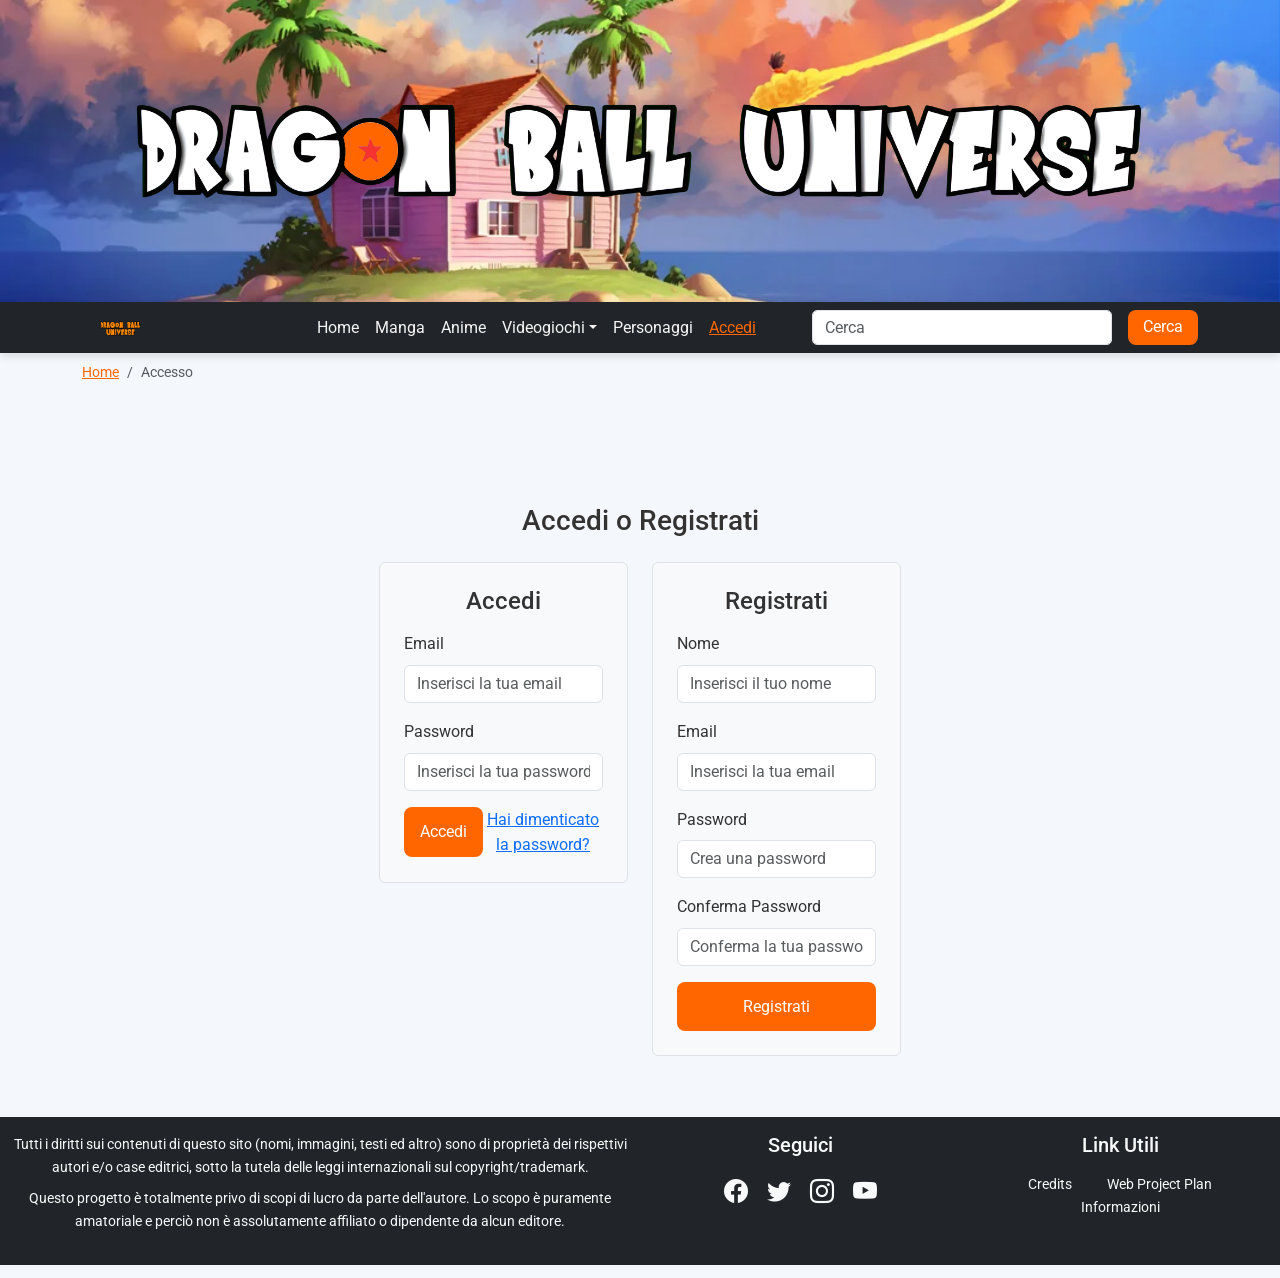
<file: src/pages/accesso.html>
<!DOCTYPE html>
<html lang="it">
<head>
    <meta charset="UTF-8">
    <meta name="viewport" content="width=device-width, initial-scale=1.0">

    <!-- Metadati Dublin Core -->
    <link rel="schema.DC" href="http://purl.org/dc/elements/1.1/"/>

    <META name="DC.Title" content="Dragon Ball Universe - Catalogo Digitale"/>
    <META name="DC.Creator" content="Davide Boschi"/>
    <META name="DC.Subject" content="Dragon Ball, Manga, Anime, Videogiochi, Personaggi"/>
    <META name="DC.Description" content="Un catalogo digitale dedicato all'universo di Dragon Ball, con schede dettagliate su manga, anime, videogiochi e personaggi."/>
    <META name="DC.Publisher" content="Github Pages"/>
    <META name="DC.Date" content="2024/01/01"/>
    <META name="DC.Type" content="Catalogo web interattivo"/>
    <META name="DC.Format" content="Sito web"/>
    <META name="DC.Source" content="Dragon Ball - Manga e Anime originali di Akira Toriyama"/>
    <META name="DC.Language" content="It"/>

    <!-- Font Roboto -->
    <link href="https://fonts.googleapis.com/css2?family=Roboto&display=swap" rel="stylesheet">

    <!-- Bootstrap CSS -->
    <link href="https://cdn.jsdelivr.net/npm/bootstrap@5.3.3/dist/css/bootstrap.min.css" rel="stylesheet">
    <link href="https://cdn.jsdelivr.net/npm/bootstrap-icons/font/bootstrap-icons.css" rel="stylesheet">

    <!-- Bootstrap JS -->
    <script src="https://cdn.jsdelivr.net/npm/bootstrap@5.3.3/dist/js/bootstrap.bundle.min.js"></script>

    <!-- CSS Personalizzato -->
    <link rel="stylesheet" href="../../style/style.css"/>

    <!-- Favicon -->
    <link rel="apple-touch-icon" sizes="180x180" href="../../favicon/apple-touch-icon.png">
    <link rel="icon" type="image/png" sizes="32x32" href="../../favicon/favicon-32x32.png">
    <link rel="icon" type="image/png" sizes="16x16" href="../../favicon/favicon-16x16.png">
    <link rel="manifest" href="../site.webmanifest">

    <title>Dragon Ball Universe</title>
</head>
<body>
    <!-- Header -->
    <header class="bg-primary text-white py-5">
        <div class="container text-center">
            <img src="../../images/altre/logoheader.png" class="img-fluid" alt="Dragon Ball Universe Logo">
        </div>
    </header>

    <!-- Navbar -->
    <nav class="navbar navbar-expand-lg navbar-dark bg-dark sticky-top">
        <div class="container">
            <a href="../index.html"> <img src="../../images/altre/logo.png" width="20%" class="img-fluid ms-3" alt="Immagine Progetto"></a>
            <button class="navbar-toggler" type="button" data-bs-toggle="collapse" data-bs-target="#navbarNav" aria-controls="navbarNav" aria-expanded="false" aria-label="Toggle navigation">
                <span class="navbar-toggler-icon"></span>
            </button>
            <div class="collapse navbar-collapse" id="navbarNav">
                <ul class="navbar-nav ms-auto">
                    <li class="nav-item"><a class="nav-link" href="../index.html">Home</a></li>
                    <li class="nav-item"><a class="nav-link" href="manga.html">Manga</a></li>
                    <li class="nav-item"><a class="nav-link" href="anime.html">Anime</a></li>
                    <li class="nav-item dropdown">
                        <a class="nav-link dropdown-toggle" href="#" id="videogiochiDropdown" role="button" data-bs-toggle="dropdown" aria-expanded="false">Videogiochi</a>
                        <ul class="dropdown-menu" aria-labelledby="videogiochiDropdown">
                            <li><a class="dropdown-item" href="#">Console</a></li>
                            <li><a class="dropdown-item" href="#">Mobile</a></li>
                            <li><a class="dropdown-item Novita" href="ultime_uscite.html">Novita !</a></li>
                        </ul>
                    </li>
                    <li class="nav-item"><a class="nav-link" href="personaggi.html">Personaggi</a></li>
                    <li class="nav-item"><a class="nav-link active" href="accesso.html">Accedi</a></li>
                </ul>
                <!-- Search Bar -->
                <form class="d-flex ms-5" role="search">
                    <input class="form-control me-3" type="search" placeholder="Cerca" aria-label="Search">
                    <button class="btn btn-primary" type="submit">Cerca</button>
                </form>
            </div>
        </div>
    </nav>
    <!-- Breadcrumbs -->
    <nav aria-label="breadcrumb" class="py-2">
        <div class="container">
            <ol class="breadcrumb">
                <li class="breadcrumb-item"><a href="../index.html">Home</a></li>
                <li class="breadcrumb-item active" aria-current="page">Accesso</li>
            </ol>
        </div>
    </nav>

    <!-- Main Content -->
    <main class="container py-5">
        <div class="row justify-content-center">
            <div class="col-md-6">
<!-- Titolo e tabs -->
<div class="container mt-5">
    <h3 class="text-center mb-4">Accedi o Registrati</h3>
    <div class="row">
        <!-- Colonna Login -->
        <div class="col-md-6">
            <div class="border p-4 rounded bg-light">
                <h4 class="text-center mb-3">Accedi</h4>
                <form>
                    <div class="mb-3">
                        <label for="loginEmail" class="form-label">Email</label>
                        <input type="email" class="form-control" id="loginEmail" placeholder="Inserisci la tua email">
                    </div>
                    <div class="mb-3">
                        <label for="loginPassword" class="form-label">Password</label>
                        <input type="password" class="form-control" id="loginPassword" placeholder="Inserisci la tua password">
                    </div>
                    <div class="d-flex justify-content-between align-items-center">
                        <button type="submit" class="btn btn-primary">Accedi</button>
                        <a href="#" class="text-primary text-center text-decoration-underline">Hai dimenticato la password?</a>
                    </div>
                </form>
            </div>
        </div>
        <!-- Colonna Registrazione -->
        <div class="col-md-6">
            <div class="border p-4 rounded bg-light">
                <h4 class="text-center mb-3">Registrati</h4>
                <form>
                    <div class="mb-3">
                        <label for="registerName" class="form-label">Nome</label>
                        <input type="text" class="form-control" id="registerName" placeholder="Inserisci il tuo nome">
                    </div>
                    <div class="mb-3">
                        <label for="registerEmail" class="form-label">Email</label>
                        <input type="email" class="form-control" id="registerEmail" placeholder="Inserisci la tua email">
                    </div>
                    <div class="mb-3">
                        <label for="registerPassword" class="form-label">Password</label>
                        <input type="password" class="form-control" id="registerPassword" placeholder="Crea una password">
                    </div>
                    <div class="mb-3">
                        <label for="registerConfirmPassword" class="form-label">Conferma Password</label>
                        <input type="password" class="form-control" id="registerConfirmPassword" placeholder="Conferma la tua password">
                    </div>
                    <button type="submit" class="btn btn-primary w-100">Registrati</button>
                </form>
            </div>
        </div>
    </div>
</div>

            </div>
        </div>
    </main>
 <!-- Footer -->
 <footer>
    <section class="container-fluid text-light py-3 bg-dark">
        <div class="row">
            <!-- Disclaimer -->
            <div class="col-md-6 mb-3">
                <p class="mb-2">
                    Tutti i diritti sui contenuti di questo sito (nomi, immagini, testi ed altro) sono di proprietà dei rispettivi autori e/o case editrici,
                    sotto la tutela delle leggi internazionali sul copyright/trademark.
                </p>
                <p class="mb-0">
                    Questo progetto è totalmente privo di scopi di lucro da parte dell'autore. Lo scopo è puramente amatoriale e perciò non è assolutamente affiliato o dipendente da alcun editore.
                </p>
            </div>
            <!-- Social Media -->
            <div class="col-md-3 mb-3 text-center">
                <h5 class="mb-3">Seguici</h5>
                <a href="#" class="text-light me-3"><i class="bi bi-facebook fs-4"></i></a>
                <a href="#" class="text-light me-3"><i class="bi bi-twitter fs-4"></i></a>
                <a href="#" class="text-light me-3"><i class="bi bi-instagram fs-4"></i></a>
                <a href="#" class="text-light"><i class="bi bi-youtube fs-4"></i></a>
            </div>
            <!-- Link utili -->
            <div class="col-md-3 mb-3 text-center">
                <h5 class="mb-3">Link Utili</h5>
                <ul class="list-inline mb-0">
                    <li class="list-inline-item mx-2">
                        <a class="text-light" href="#">Credits</a>
                    </li>
                    <li class="list-inline-item mx-2">
                        <a class="text-light" href="webprojectplan.html">Web Project Plan</a>
                    </li>
                    <li class="list-inline-item mx-2">
                        <a class="text-light" href="#">Informazioni</a>
                    </li>
                </ul>
            </div>
        </div>
    </section>
</footer>
</body>
</html>
</file>
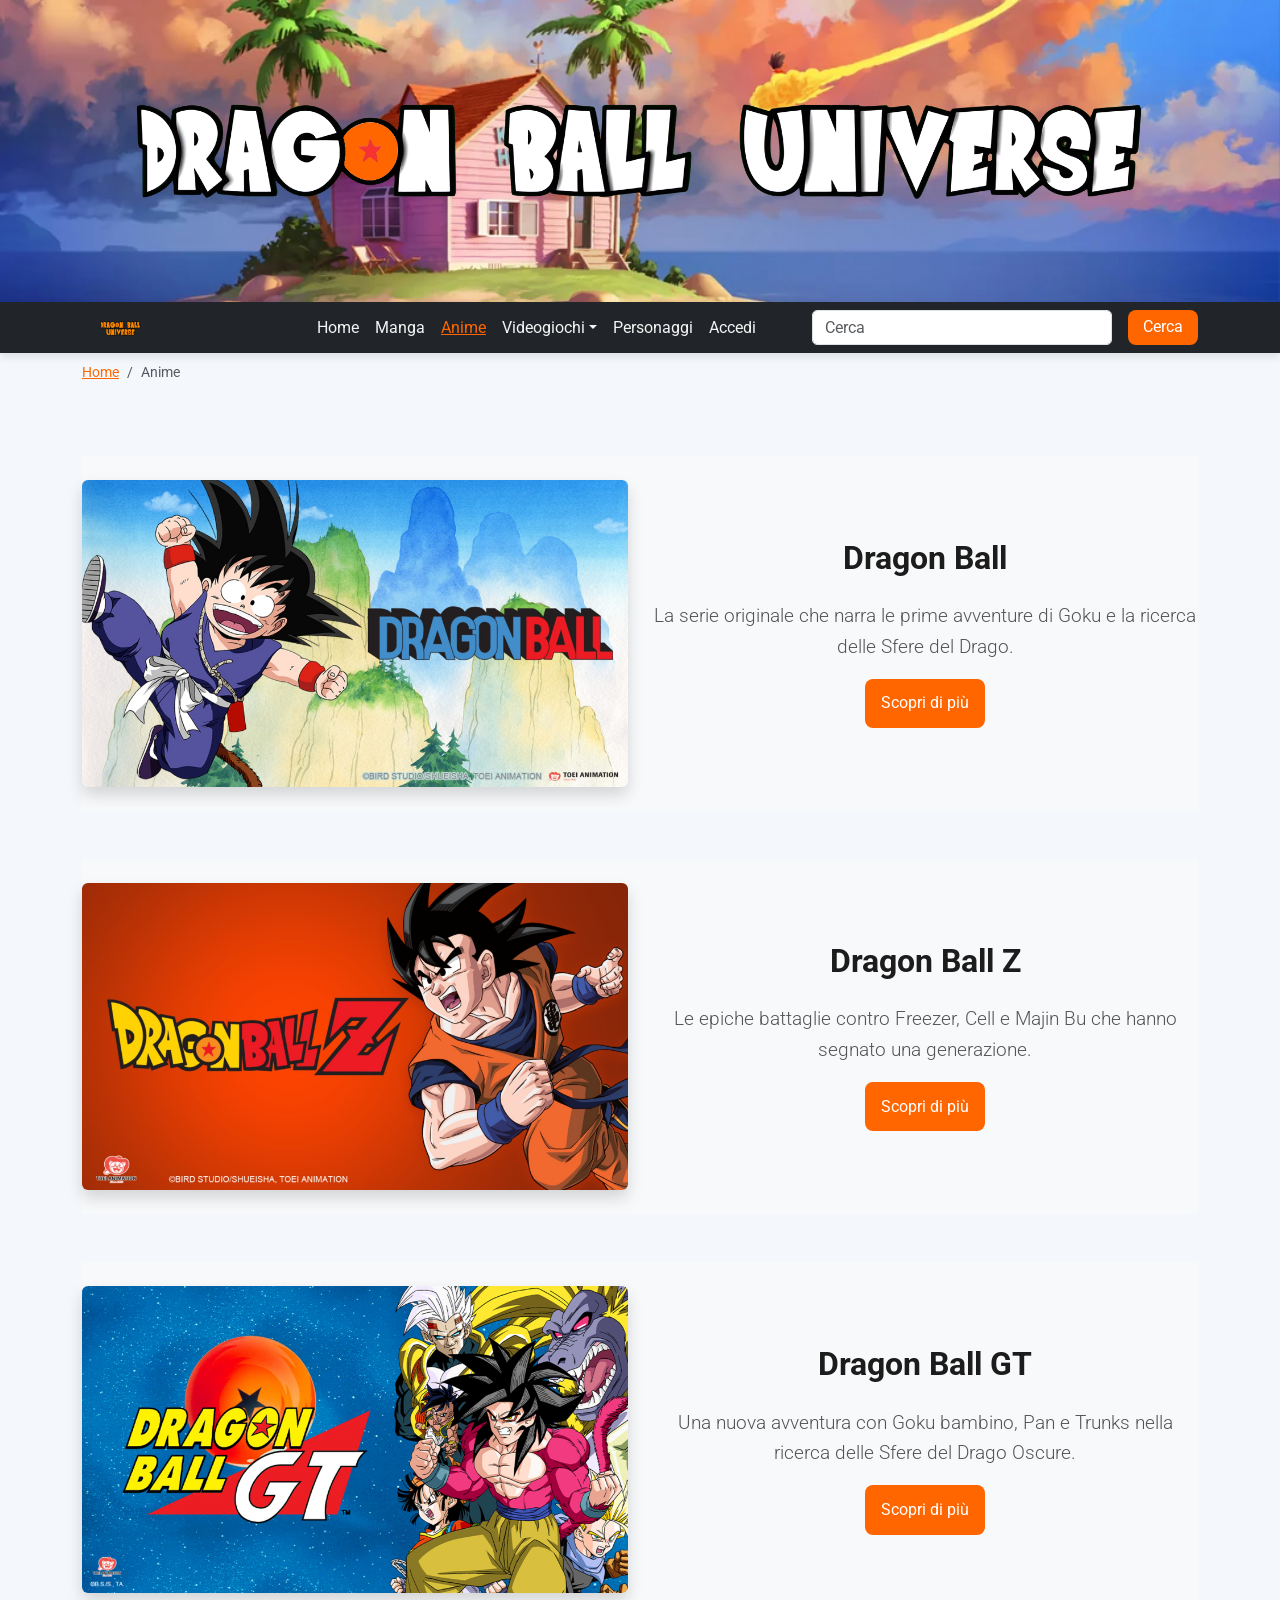
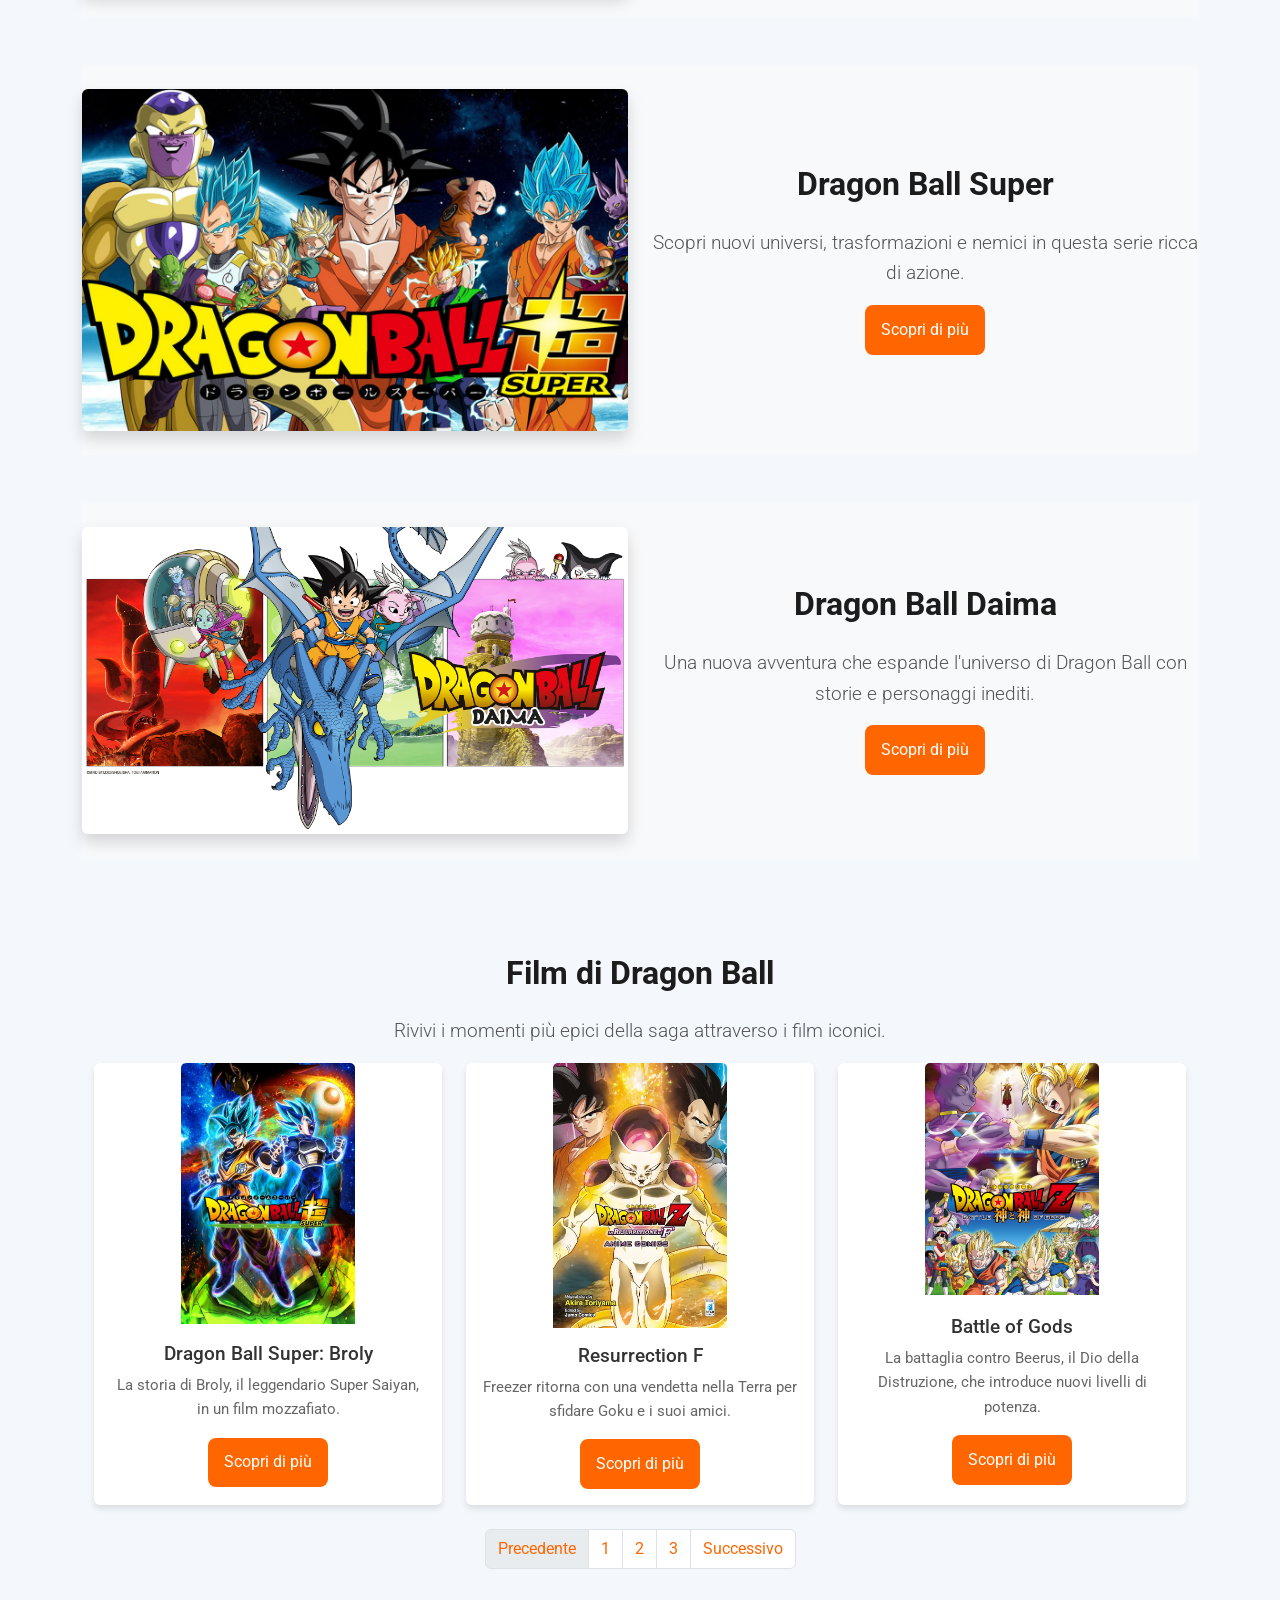
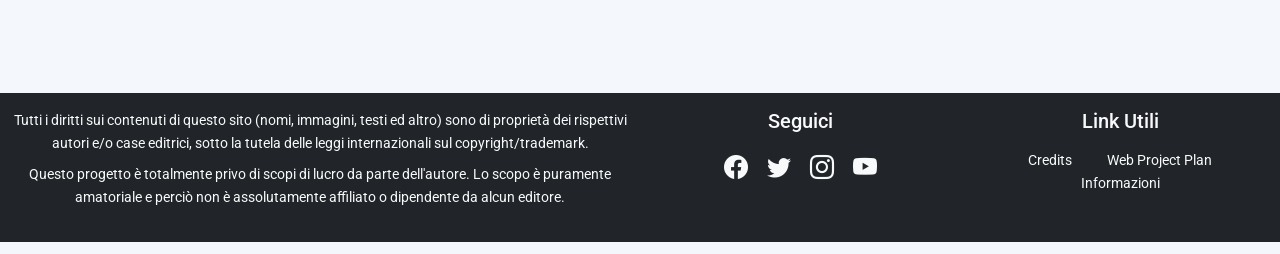
<file: src/pages/anime.html>
<!DOCTYPE html>
<html lang="it">
<head>
    <meta charset="UTF-8">
    <meta name="viewport" content="width=device-width, initial-scale=1.0">
    
    <!-- Metadati Dublin Core -->
    <link rel="schema.DC" href="http://purl.org/dc/elements/1.1/"/>

    <META name="DC.Title" content="Dragon Ball Universe - Catalogo Digitale"/>
    <META name="DC.Creator" content="Davide Boschi"/>
    <META name="DC.Subject" content="Dragon Ball, Manga, Anime, Videogiochi, Personaggi"/>
    <META name="DC.Description" content="Un catalogo digitale dedicato all'universo di Dragon Ball, con schede dettagliate su manga, anime, videogiochi e personaggi."/>
    <META name="DC.Publisher" content="Github Pages"/>
    <META name="DC.Date" content="2024/01/01"/>
    <META name="DC.Type" content="Catalogo web interattivo"/>
    <META name="DC.Format" content="Sito web"/>
    <META name="DC.Source" content="Dragon Ball - Manga e Anime originali di Akira Toriyama"/>
    <META name="DC.Language" content="It"/>

    <!-- Font Roboto -->
    <link href="https://fonts.googleapis.com/css2?family=Roboto&display=swap" rel="stylesheet">

    <!-- Bootstrap CSS -->
    <link href="https://cdn.jsdelivr.net/npm/bootstrap@5.3.3/dist/css/bootstrap.min.css" rel="stylesheet">
    <link href="https://cdn.jsdelivr.net/npm/bootstrap-icons/font/bootstrap-icons.css" rel="stylesheet">

    <!-- Bootstrap JS -->
    <script src="https://cdn.jsdelivr.net/npm/bootstrap@5.3.3/dist/js/bootstrap.bundle.min.js"></script>

    <!-- CSS Personalizzato -->
    <link rel="stylesheet" href="../../style/style.css"/>

    <!-- Favicon -->
    <link rel="apple-touch-icon" sizes="180x180" href="../../favicon/apple-touch-icon.png">
    <link rel="icon" type="image/png" sizes="32x32" href="../../favicon/favicon-32x32.png">
    <link rel="icon" type="image/png" sizes="16x16" href="../../favicon/favicon-16x16.png">
    <link rel="manifest" href="../site.webmanifest">

    <title>Dragon Ball Universe</title>
</head>
<body>
    <!-- Header -->
    <header class="bg-primary text-white py-5">
        <div class="container text-center">
            <img src="../../images/altre/logoheader.png" class="img-fluid" alt="Dragon Ball Universe Logo">
        </div>
    </header>

    <!-- Navbar -->
    <nav class="navbar navbar-expand-lg navbar-dark bg-dark sticky-top">
        <div class="container">
            <a href="../index.html"> <img src="../../images/altre/logo.png" width="20%" class="img-fluid ms-3" alt="Immagine Progetto"></a>
            <button class="navbar-toggler" type="button" data-bs-toggle="collapse" data-bs-target="#navbarNav" aria-controls="navbarNav" aria-expanded="false" aria-label="Toggle navigation">
                <span class="navbar-toggler-icon"></span>
            </button>
            <div class="collapse navbar-collapse" id="navbarNav">
                <ul class="navbar-nav ms-auto">
                    <li class="nav-item"><a class="nav-link" href="../index.html">Home</a></li>
                    <li class="nav-item"><a class="nav-link" href="manga.html">Manga</a></li>
                    <li class="nav-item"><a class="nav-link  active" href="anime.html">Anime</a></li>
                    <li class="nav-item dropdown">
                        <a class="nav-link dropdown-toggle" href="#" id="videogiochiDropdown" role="button" data-bs-toggle="dropdown" aria-expanded="false">Videogiochi</a>
                        <ul class="dropdown-menu" aria-labelledby="videogiochiDropdown">
                            <li><a class="dropdown-item" href="#">Console</a></li>
                            <li><a class="dropdown-item" href="#">Mobile</a></li>
                            <li><a class="dropdown-item Novita" href="ultime_uscite.html">Novita !</a></li>
                        </ul>
                    </li>
                    <li class="nav-item"><a class="nav-link" href="personaggi.html">Personaggi</a></li>
                    <li class="nav-item"><a class="nav-link" href="accesso.html">Accedi</a></li>
                </ul>
                <!-- Search Bar -->
                <form class="d-flex ms-5" role="search">
                    <input class="form-control me-3" type="search" placeholder="Cerca" aria-label="Search">
                    <button class="btn btn-primary" type="submit">Cerca</button>
                </form>
            </div>
        </div>
    </nav>

    <!-- Breadcrumbs -->
    <nav aria-label="breadcrumb" class="py-2">
        <div class="container">
            <ol class="breadcrumb">
                <li class="breadcrumb-item"><a href="../index.html">Home</a></li>
                <li class="breadcrumb-item active" aria-current="page">Anime</li>
            </ol>
        </div>
    </nav>

    <!-- Main Content -->
    <main class="container py-5">
        <!-- Dragon Ball  -->
        <section class="text-center mb-5 bg-light py-4">
            <div class="row">
                <div class="col-md-6">
                    <img src="../../images/anime/d1.jpg" class="img-fluid rounded rounded shadow" alt="Dragon Ball">
                </div>
                <div class="col-md-6 d-flex align-items-center">
                    <div>
                        <h2>Dragon Ball</h2>
                        <p class="lead">La serie originale che narra le prime avventure di Goku e la ricerca delle Sfere del Drago.</p>
                        <a href="#" class="btn btn-primary">Scopri di più</a>
                    </div>
                </div>
            </div>
        </section>

        <!-- Dragon Ball Z  -->
        <section class="text-center mb-5 bg-light py-4">
            <div class="row">
                <div class="col-md-6">
                    <img src="../../images/anime/dz.jpg" class="img-fluid rounded shadow" alt="Dragon Ball Z">
                </div>
                <div class="col-md-6 d-flex align-items-center">
                    <div>
                        <h2>Dragon Ball Z</h2>
                        <p class="lead">Le epiche battaglie contro Freezer, Cell e Majin Bu che hanno segnato una generazione.</p>
                        <a href="#" class="btn btn-primary">Scopri di più</a>
                    </div>
                </div>
            </div>
        </section>

        <!-- Dragon Ball GT  -->
        <section class="text-center mb-5 bg-light py-4">
            <div class="row">
                <div class="col-md-6">
                    <img src="../../images/anime/dgt.jpg" class="img-fluid rounded shadow" alt="Dragon Ball GT">
                </div>
                <div class="col-md-6 d-flex align-items-center">
                    <div>
                        <h2>Dragon Ball GT</h2>
                        <p class="lead">Una nuova avventura con Goku bambino, Pan e Trunks nella ricerca delle Sfere del Drago Oscure.</p>
                        <a href="#" class="btn btn-primary">Scopri di più</a>
                    </div>
                </div>
            </div>
        </section>

        <!-- Dragon Ball Super  -->
        <section class="text-center mb-5 bg-light py-4">
            <div class="row">
                <div class="col-md-6">
                    <img src="../../images/anime/ds.jpg" class="img-fluid rounded shadow" alt="Dragon Ball Super">
                </div>
                <div class="col-md-6 d-flex align-items-center">
                    <div>
                        <h2>Dragon Ball Super</h2>
                        <p class="lead">Scopri nuovi universi, trasformazioni e nemici in questa serie ricca di azione.</p>
                        <a href="#" class="btn btn-primary">Scopri di più</a>
                    </div>
                </div>
            </div>
        </section>

        <!-- Dragon Ball Daima  -->
        <section class="text-center mb-5 bg-light py-4">
            <div class="row">
                <div class="col-md-6">
                    <img src="../../images/anime/dd.jpg" class="img-fluid rounded shadow" alt="Dragon Ball Daima">
                </div>
                <div class="col-md-6 d-flex align-items-center">
                    <div>
                        <h2>Dragon Ball Daima</h2>
                        <p class="lead">Una nuova avventura che espande l'universo di Dragon Ball con storie e personaggi inediti.</p>
                        <a href="#" class="btn btn-primary">Scopri di più</a>
                    </div>
                </div>
            </div>
        </section>

        <!-- Films  -->
        <section class=" text-white py-5">
            <div class="container text-center">
                <h2 class="mb-4">Film di Dragon Ball</h2>
                <p class="lead">Rivivi i momenti più epici della saga attraverso i film iconici.</p>
                <div class="row row-cols-1 row-cols-md-3 g-4">
                    <!-- Film 1 -->
                    <div class="col">
                        <div class="card h-100">
                            <img src="../../images/anime/dbbroly.jpeg" class="card-img-top" alt="Dragon Ball Super: Broly">
                            <div class="card-body">
                                <h5 class="card-title">Dragon Ball Super: Broly</h5>
                                <p class="card-text">La storia di Broly, il leggendario Super Saiyan, in un film mozzafiato.</p>
                                <a href="#" class="btn btn-primary">Scopri di più</a>
                            </div>
                        </div>
                    </div>

                    <!-- Film 2 -->
                    <div class="col">
                        <div class="card h-100">
                            <img src="../../images/anime/frez.jpg" class="card-img-top" alt="Resurrection F">
                            <div class="card-body">
                                <h5 class="card-title">Resurrection F</h5>
                                <p class="card-text">Freezer ritorna con una vendetta nella Terra per sfidare Goku e i suoi amici.</p>
                                <a href="#" class="btn btn-primary">Scopri di più</a>
                            </div>
                        </div>
                    </div>

                    <!-- Film 3 -->
                    <div class="col">
                        <div class="card h-100">
                            <img src="../../images/anime/bgods.jpg" class="card-img-top" alt="Battle of Gods">
                            <div class="card-body">
                                <h5 class="card-title">Battle of Gods</h5>
                                <p class="card-text">La battaglia contro Beerus, il Dio della Distruzione, che introduce nuovi livelli di potenza.</p>
                                <a href="#" class="btn btn-primary">Scopri di più</a>
                            </div>
                        </div>
                    </div>
                </div>
            </div>
                        <!-- Paginazione -->
                        <nav aria-label="Page navigation" class="mt-4">
                            <ul class="pagination justify-content-center">
                                <li class="page-item disabled"><a class="page-link">Precedente</a></li>
                                <li class="page-item"><a class="page-link" href="#">1</a></li>
                                <li class="page-item"><a class="page-link" href="#">2</a></li>
                                <li class="page-item"><a class="page-link" href="#">3</a></li>
                                <li class="page-item"><a class="page-link" href="#">Successivo</a></li>
                            </ul>
                        </nav>
        </section>
    </main>

 <!-- Footer -->
 <footer>
    <section class="container-fluid text-light py-3 bg-dark">
        <div class="row">
            <!-- Disclaimer -->
            <div class="col-md-6 mb-3">
                <p class="mb-2">
                    Tutti i diritti sui contenuti di questo sito (nomi, immagini, testi ed altro) sono di proprietà dei rispettivi autori e/o case editrici,
                    sotto la tutela delle leggi internazionali sul copyright/trademark.
                </p>
                <p class="mb-0">
                    Questo progetto è totalmente privo di scopi di lucro da parte dell'autore. Lo scopo è puramente amatoriale e perciò non è assolutamente affiliato o dipendente da alcun editore.
                </p>
            </div>
            <!-- Social Media  -->
            <div class="col-md-3 mb-3 text-center">
                <h5 class="mb-3">Seguici</h5>
                <a href="#" class="text-light me-3"><i class="bi bi-facebook fs-4"></i></a>
                <a href="#" class="text-light me-3"><i class="bi bi-twitter fs-4"></i></a>
                <a href="#" class="text-light me-3"><i class="bi bi-instagram fs-4"></i></a>
                <a href="#" class="text-light"><i class="bi bi-youtube fs-4"></i></a>
            </div>
            <!-- Link utili -->
            <div class="col-md-3 mb-3 text-center">
                <h5 class="mb-3">Link Utili</h5>
                <ul class="list-inline mb-0">
                    <li class="list-inline-item mx-2">
                        <a class="text-light" href="#">Credits</a>
                    </li>
                    <li class="list-inline-item mx-2">
                        <a class="text-light" href="webprojectplan.html" >Web Project Plan</a>
                    </li>
                    <li class="list-inline-item mx-2">
                        <a class="text-light" href="#">Informazioni</a>
                    </li>
                </ul>
            </div>
        </div>
    </section>
</footer>
</body>
</html>
</file>
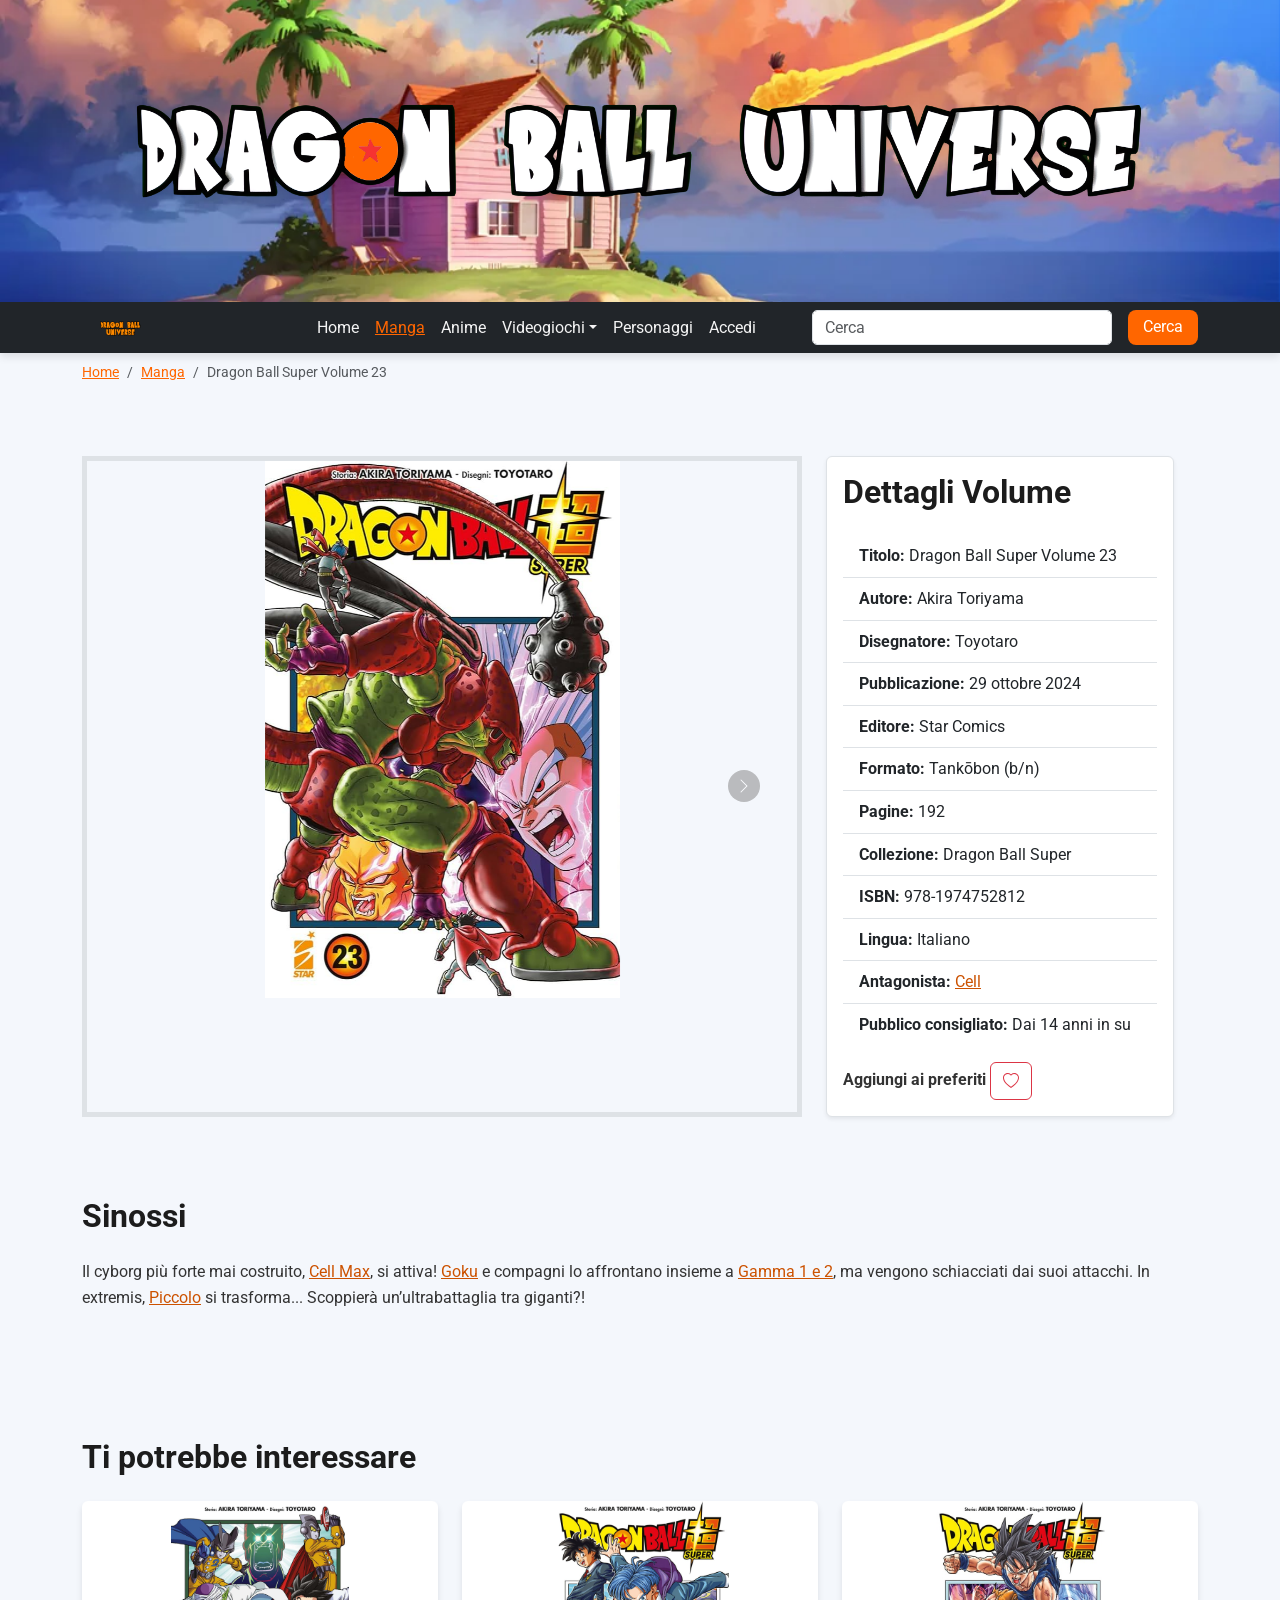
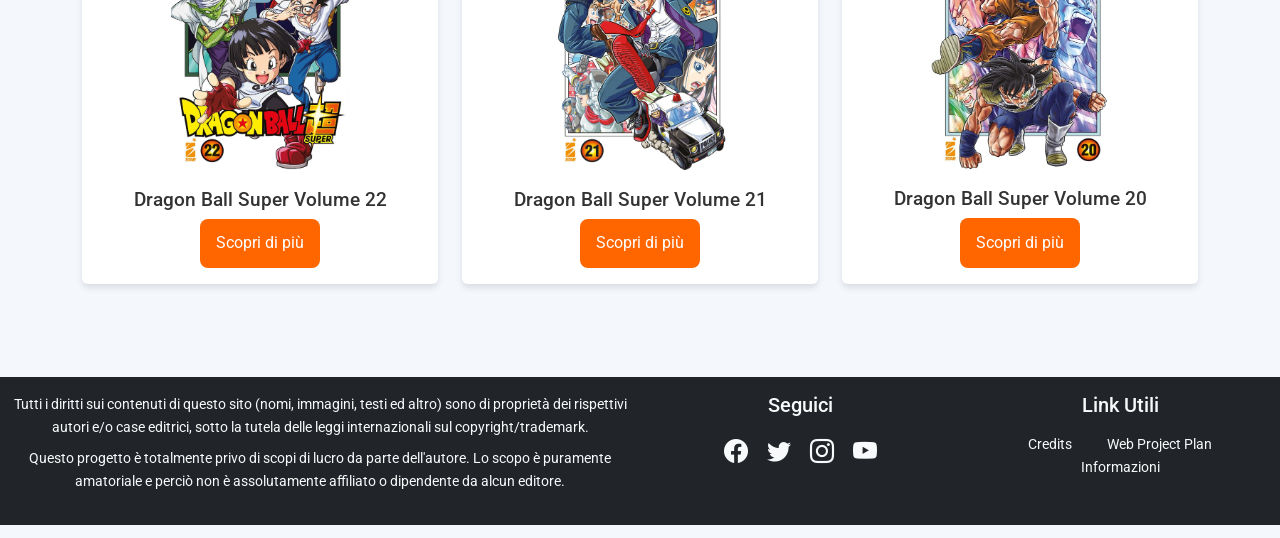
<file: src/pages/item-1.html>
<!DOCTYPE html>
<html lang="it">
<head>
    <meta charset="UTF-8">
    <meta name="viewport" content="width=device-width, initial-scale=1.0">

    <!-- Metadati Dublin Core -->
    <link rel="schema.DC" href="http://purl.org/dc/elements/1.1/"/>

    <META name="DC.Title" content="Dragon Ball Universe - Catalogo Digitale"/>
    <META name="DC.Creator" content="Davide Boschi"/>
    <META name="DC.Subject" content="Dragon Ball, Manga, Anime, Videogiochi, Personaggi"/>
    <META name="DC.Description" content="Un catalogo digitale dedicato all'universo di Dragon Ball, con schede dettagliate su manga, anime, videogiochi e personaggi."/>
    <META name="DC.Publisher" content="Github Pages"/>
    <META name="DC.Date" content="2024/01/01"/>
    <META name="DC.Type" content="Catalogo web interattivo"/>
    <META name="DC.Format" content="Sito web"/>
    <META name="DC.Source" content="Dragon Ball - Manga e Anime originali di Akira Toriyama"/>
    <META name="DC.Language" content="It"/>

    <!-- Font Roboto -->
    <link href="https://fonts.googleapis.com/css2?family=Roboto&display=swap" rel="stylesheet">

    <!-- Bootstrap CSS -->
    <link href="https://cdn.jsdelivr.net/npm/bootstrap@5.3.3/dist/css/bootstrap.min.css" rel="stylesheet">
    <link href="https://cdn.jsdelivr.net/npm/bootstrap-icons/font/bootstrap-icons.css" rel="stylesheet">

    <!-- Bootstrap JS -->
    <script src="https://cdn.jsdelivr.net/npm/bootstrap@5.3.3/dist/js/bootstrap.bundle.min.js"></script>

    <!-- CSS Personalizzato -->
    <link rel="stylesheet" href="../../style/style.css"/>
        <!-- Favicon -->
        <link rel="apple-touch-icon" sizes="180x180" href="../../favicon/apple-touch-icon.png">
        <link rel="icon" type="image/png" sizes="32x32" href="../../favicon/favicon-32x32.png">
        <link rel="icon" type="image/png" sizes="16x16" href="../../favicon/favicon-16x16.png">
        <link rel="manifest" href="../site.webmanifest">

    <title>Dragon Ball Universe</title>
</head>
<body>
    <!-- Header -->
    <header class="bg-primary text-white py-5">
        <div class="container text-center">
            <img src="../../images/altre/logoheader.png" class="img-fluid" alt="Dragon Ball Universe Logo">
        </div>
    </header>

    <!-- Navbar -->
    <nav class="navbar navbar-expand-lg navbar-dark bg-dark sticky-top">
        <div class="container">
            <a href="../index.html"> <img src="../../images/altre/logo.png" width="20%" class="img-fluid ms-3" alt="Immagine Progetto"></a>
            <button class="navbar-toggler" type="button" data-bs-toggle="collapse" data-bs-target="#navbarNav" aria-controls="navbarNav" aria-expanded="false" aria-label="Toggle navigation">
                <span class="navbar-toggler-icon"></span>
            </button>
            <div class="collapse navbar-collapse" id="navbarNav">
                <ul class="navbar-nav ms-auto">
                    <li class="nav-item"><a class="nav-link" href="../index.html">Home</a></li>
                    <li class="nav-item"><a class="nav-link active" href="manga.html">Manga</a></li>
                    <li class="nav-item"><a class="nav-link" href="anime.html">Anime</a></li>
                    <li class="nav-item dropdown">
                        <a class="nav-link dropdown-toggle" href="#" id="videogiochiDropdown" role="button" data-bs-toggle="dropdown" aria-expanded="false">Videogiochi</a>
                        <ul class="dropdown-menu" aria-labelledby="videogiochiDropdown">
                            <li><a class="dropdown-item" href="#">Console</a></li>
                            <li><a class="dropdown-item" href="#">Mobile</a></li>
                            <li><a class="dropdown-item Novita" href="ultime_uscite.html">Novita !</a></li>
                        </ul>
                    </li>
                    <li class="nav-item"><a class="nav-link" href="personaggi.html">Personaggi</a></li>
                    <li class="nav-item"><a class="nav-link" href="accesso.html">Accedi</a></li>
                </ul>
                <!-- Search Bar -->
                <form class="d-flex ms-5" role="search">
                    <input class="form-control me-3" type="search" placeholder="Cerca" aria-label="Search">
                    <button class="btn btn-primary" type="submit">Cerca</button>
                </form>
            </div>
        </div>
    </nav>

    <!-- Breadcrumbs -->
    <nav aria-label="breadcrumb" class="py-2">
        <div class="container">
            <ol class="breadcrumb">
                <li class="breadcrumb-item"><a href="../index.html">Home</a></li>
                <li class="breadcrumb-item"><a href="manga.html">Manga</a></li>
                <li class="breadcrumb-item active" aria-current="page">Dragon Ball Super Volume 23</li>
            </ol>
        </div>
    </nav>

    <!-- Main Content -->
    <main class="container py-5">
        <div class="row">

            <div class="row align-items-stretch">
                <!-- Carousel -->
                <div class="col-md-8 d-flex align-items-stretch">
                    <div id="carouselVolume23" class="carousel slide border border-5 w-100" data-bs-ride="carousel">
                        <div class="carousel-inner">
                            <div class="carousel-item active">
                                <img src="../../images/fumetti/23super.jpg" class="d-block mx-auto w-50 h-50" style="object-fit: contain;" alt="Copertina Volume 23">
                            </div>
                        </div>
                        <button class="carousel-control-next" type="button" data-bs-target="#carouselVolume23" data-bs-slide="next">
                            <span class="carousel-control-next-icon" aria-hidden="true"></span>
                        </button>
                    </div>
                </div>
            
                <!-- Metadati -->
                <div class="col-md-4 d-flex align-items-stretch">
                    <div class="w-100 p-3 bg-white border rounded shadow-sm">
                        <h2>Dettagli Volume</h2>
                        <ul class="list-group list-group-flush">
                            <li class="list-group-item"><strong>Titolo:</strong> Dragon Ball Super Volume 23</li>
                            <li class="list-group-item"><strong>Autore:</strong> Akira Toriyama</li>
                            <li class="list-group-item"><strong>Disegnatore:</strong> Toyotaro</li>
                            <li class="list-group-item"><strong>Pubblicazione:</strong> 29 ottobre 2024</li>
                            <li class="list-group-item"><strong>Editore:</strong> Star Comics</li>
                            <li class="list-group-item"><strong>Formato:</strong> Tankōbon (b/n)</li>
                            <li class="list-group-item"><strong>Pagine:</strong> 192</li>
                            <li class="list-group-item"><strong>Collezione:</strong> Dragon Ball Super</li>
                            <li class="list-group-item"><strong>ISBN:</strong> 978-1974752812</li>
                            <li class="list-group-item"><strong>Lingua:</strong> Italiano</li>
                            <li class="list-group-item"><strong>Antagonista:</strong> <a class="ao" href="personaggi.html">Cell</a></li>
                            <li class="list-group-item"><strong>Pubblico consigliato:</strong> Dai 14 anni in su</li>
                        </ul>
                        <div class="mt-3">
                            <strong>Aggiungi ai preferiti</strong>
                            <button class="btn btn-outline-danger" data-bs-toggle="modal" data-bs-target="#loginModal">
                                <svg xmlns="http://www.w3.org/2000/svg" width="16" height="16" fill="currentColor" class="bi bi-heart" viewBox="0 0 16 16">
                                    <path d="m8 2.748-.717-.737C5.6.281 2.514.878 1.4 3.053c-.523 1.023-.641 2.5.314 4.385.92 1.815 2.834 3.989 6.286 6.357 3.452-2.368 5.365-4.542 6.286-6.357.955-1.886.838-3.362.314-4.385C13.486.878 10.4.28 8.717 2.01zM8 15C-7.333 4.868 3.279-3.04 7.824 1.143q.09.083.176.171a3 3 0 0 1 .176-.17C12.72-3.042 23.333 4.867 8 15"/>
                                </svg>
                            </button>
                        </div>
                    </div>
                </div>
            </div>
            
            <!-- Sinossi -->
            <section class="mt-5">
                <h2>Sinossi</h2>
                <p>
                    Il cyborg più forte mai costruito, <a class="ao" href="personaggi.html">Cell Max</a>, si attiva! <a class="ao" href="personaggi.html">Goku</a> 
                    e compagni lo affrontano insieme a <a class="ao" href="personaggi.html">Gamma 1 e 2</a>, 
                    ma vengono schiacciati dai suoi attacchi. In extremis, <a class="ao" href="personaggi.html">Piccolo</a> si trasforma... 
                    Scoppierà un’ultrabattaglia tra giganti?!
                </p>
            </section>
            

        <!-- Suggerimenti -->
        <section class="mt-5">
            <h2>Ti potrebbe interessare</h2>
            <div class="row">
                <div class="col-md-4">
                    <div class="card">
                        <img src="../../images/fumetti/22super.jpg" class="card-img-top" alt="Volume 22">
                        <div class="card-body">
                            <h5 class="card-title">Dragon Ball Super Volume 22</h5>
                            <a href="item-1.html#" class="btn btn-primary">Scopri di più</a>
                        </div>
                    </div>
                </div>
                <div class="col-md-4">
                    <div class="card">
                        <img src="../../images/fumetti/21super.jpg" class="card-img-top" alt="Volume 21">
                        <div class="card-body">
                            <h5 class="card-title">Dragon Ball Super Volume 21</h5>
                            <a href="item-1.html#" class="btn btn-primary">Scopri di più</a>
                        </div>
                    </div>
                </div>
                <div class="col-md-4">
                    <div class="card">
                        <img src="../../images/fumetti/20super.jpg" class="card-img-top" alt="Volume 20">
                        <div class="card-body">
                            <h5 class="card-title">Dragon Ball Super Volume 20</h5>
                            <a href="item-1.html#" class="btn btn-primary">Scopri di più</a>
                        </div>
                    </div>
                </div>
            </div>
        </section>
    </main>

 <!-- Footer -->
 <footer>
    <section class="container-fluid text-light py-3 bg-dark">
        <div class="row">
            <!-- Disclaimer -->
            <div class="col-md-6 mb-3">
                <p class="mb-2">
                    Tutti i diritti sui contenuti di questo sito (nomi, immagini, testi ed altro) sono di proprietà dei rispettivi autori e/o case editrici,
                    sotto la tutela delle leggi internazionali sul copyright/trademark.
                </p>
                <p class="mb-0">
                    Questo progetto è totalmente privo di scopi di lucro da parte dell'autore. Lo scopo è puramente amatoriale e perciò non è assolutamente affiliato o dipendente da alcun editore.
                </p>
            </div>
            <!-- Social Media -->
            <div class="col-md-3 mb-3 text-center">
                <h5 class="mb-3">Seguici</h5>
                <a href="#" class="text-light me-3"><i class="bi bi-facebook fs-4"></i></a>
                <a href="#" class="text-light me-3"><i class="bi bi-twitter fs-4"></i></a>
                <a href="#" class="text-light me-3"><i class="bi bi-instagram fs-4"></i></a>
                <a href="#" class="text-light"><i class="bi bi-youtube fs-4"></i></a>
            </div>
            <!-- Link utili -->
            <div class="col-md-3 mb-3 text-center">
                <h5 class="mb-3">Link Utili</h5>
                <ul class="list-inline mb-0">
                    <li class="list-inline-item mx-2">
                        <a class="text-light" href="#">Credits</a>
                    </li>
                    <li class="list-inline-item mx-2">
                        <a class="text-light" href="webprojectplan.html" >Web Project Plan</a>
                    </li>
                    <li class="list-inline-item mx-2">
                        <a class="text-light" href="#">Informazioni</a>
                    </li>
                </ul>
            </div>
        </div>
    </section>
</footer>

    <!-- Modale Login -->
    <div class="modal fade" id="loginModal" tabindex="-1" aria-labelledby="loginModalLabel" aria-hidden="true">
        <div class="modal-dialog">
            <div class="modal-content">
                <div class="modal-header">
                    <h5 class="modal-title" id="loginModalLabel">Richiesto Login</h5>
                    <button type="button" class="btn-close" data-bs-dismiss="modal" aria-label="Close"></button>
                </div>
                <div class="modal-body">
                    Per aggiungere ai preferiti, accedi al tuo account.
                </div>
                <div class="modal-footer">
                    <a href="accesso.html" class="btn btn-primary">Accedi</a>
                    <button type="button" class="btn btn-secondary" data-bs-dismiss="modal">Chiudi</button>
                </div>
            </div>
        </div>
    </div>
</body>
</html>
</file>
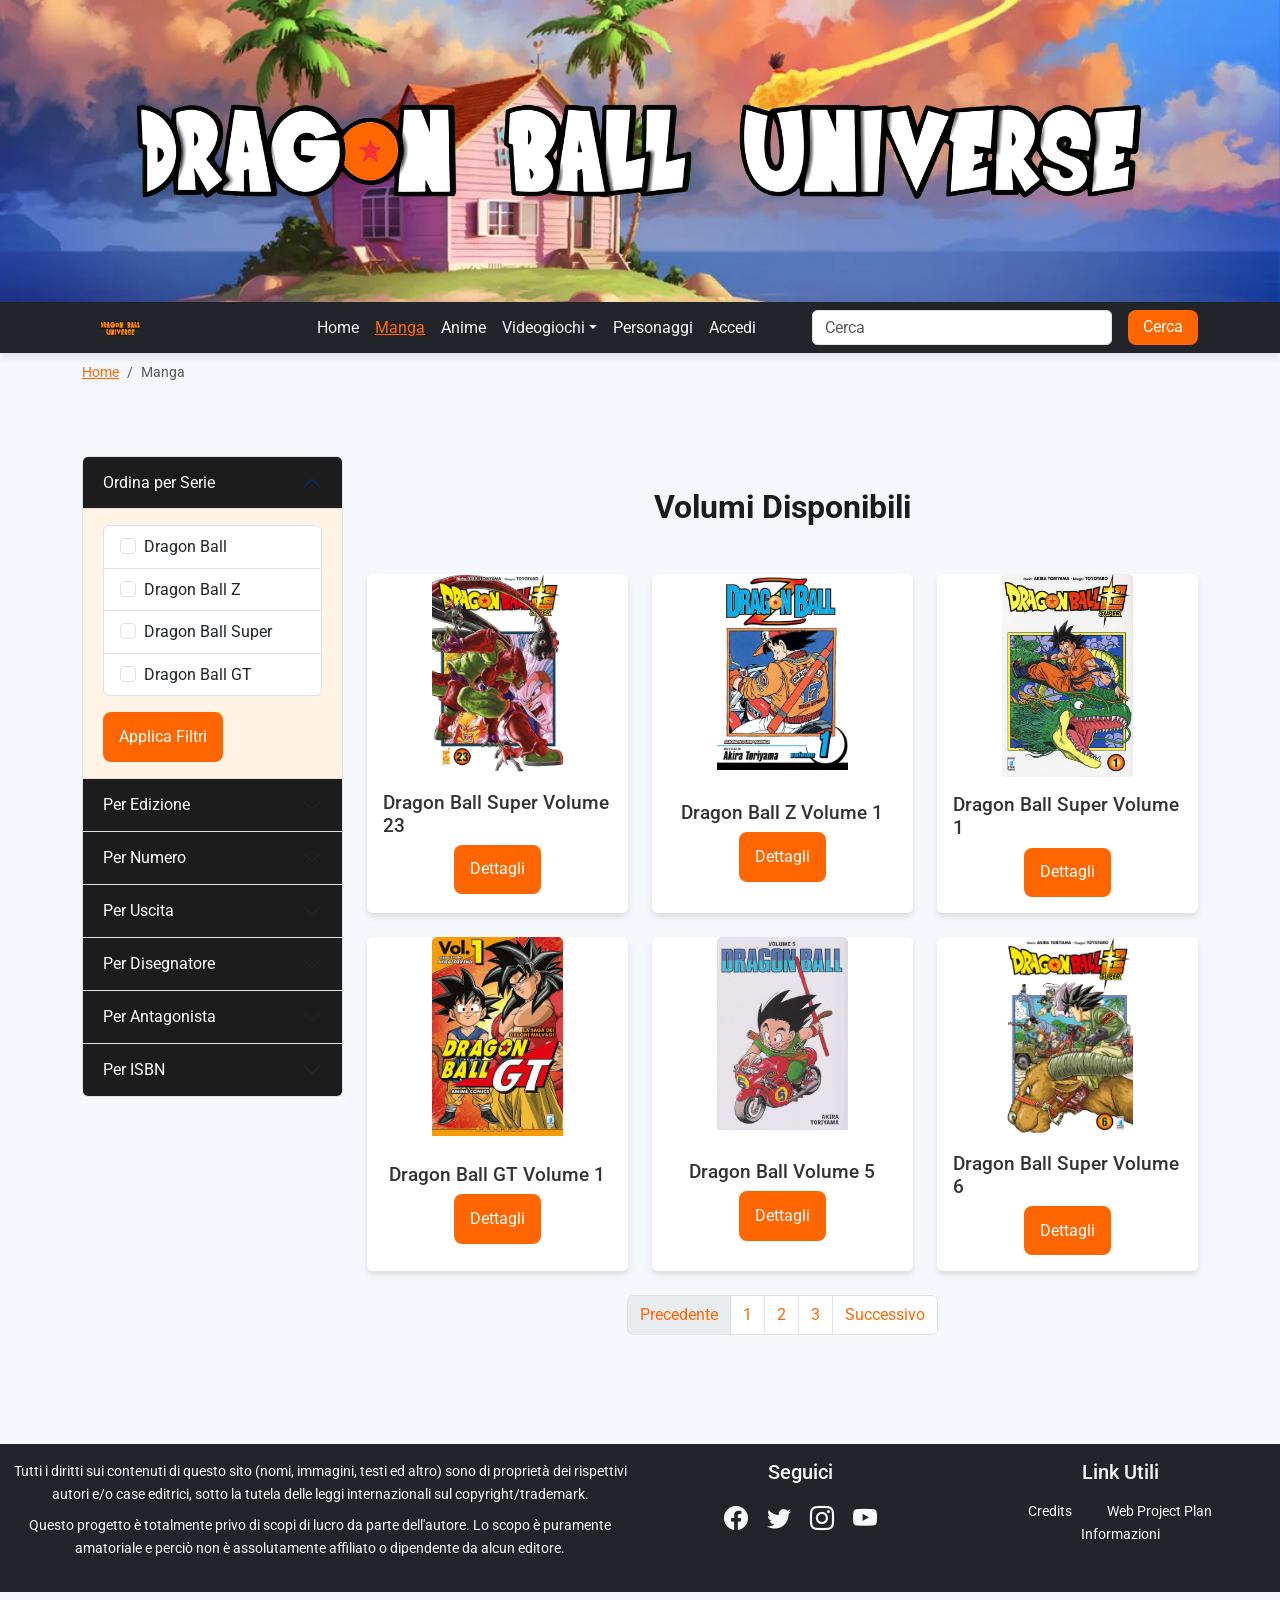
<file: src/pages/manga.html>
<!DOCTYPE html>
<html lang="it">
<head>
    <meta charset="UTF-8">
    <meta name="viewport" content="width=device-width, initial-scale=1.0">

    <!-- Metadati Dublin Core -->
    <link rel="schema.DC" href="http://purl.org/dc/elements/1.1/"/>

    <META name="DC.Title" content="Dragon Ball Universe - Catalogo Digitale"/>
    <META name="DC.Creator" content="Davide Boschi"/>
    <META name="DC.Subject" content="Dragon Ball, Manga, Anime, Videogiochi, Personaggi"/>
    <META name="DC.Description" content="Un catalogo digitale dedicato all'universo di Dragon Ball, con schede dettagliate su manga, anime, videogiochi e personaggi."/>
    <META name="DC.Publisher" content="Github Pages"/>
    <META name="DC.Date" content="2024/01/01"/>
    <META name="DC.Type" content="Catalogo web interattivo"/>
    <META name="DC.Format" content="Sito web"/>
    <META name="DC.Source" content="Dragon Ball - Manga e Anime originali di Akira Toriyama"/>
    <META name="DC.Language" content="It"/>

    <!-- Font Roboto -->
    <link href="https://fonts.googleapis.com/css2?family=Roboto&display=swap" rel="stylesheet">

    <!-- Bootstrap CSS -->
    <link href="https://cdn.jsdelivr.net/npm/bootstrap@5.3.3/dist/css/bootstrap.min.css" rel="stylesheet">
    <link href="https://cdn.jsdelivr.net/npm/bootstrap-icons/font/bootstrap-icons.css" rel="stylesheet">

    <!-- Bootstrap JS -->
    <script src="https://cdn.jsdelivr.net/npm/bootstrap@5.3.3/dist/js/bootstrap.bundle.min.js"></script>

    <!-- CSS Personalizzato -->
    <link rel="stylesheet" href="../../style/style.css"/>

    <!-- Favicon -->
    <link rel="apple-touch-icon" sizes="180x180" href="../../favicon/apple-touch-icon.png">
    <link rel="icon" type="image/png" sizes="32x32" href="../../favicon/favicon-32x32.png">
    <link rel="icon" type="image/png" sizes="16x16" href="../../favicon/favicon-16x16.png">
    <link rel="manifest" href="../site.webmanifest">

    <title>Dragon Ball Universe</title>
</head>
<body>
    <!-- Header -->
    <header class="bg-primary text-white py-5">
        <div class="container text-center">
            <img src="../../images/altre/logoheader.png" class="img-fluid" alt="Dragon Ball Universe Logo">
        </div>
    </header>

    <!-- Navbar -->
    <nav class="navbar navbar-expand-lg navbar-dark bg-dark sticky-top">
        <div class="container">
            <a href="../index.html"> <img src="../../images/altre/logo.png" width="20%" class="img-fluid ms-3" alt="Immagine Progetto"></a>
            <button class="navbar-toggler" type="button" data-bs-toggle="collapse" data-bs-target="#navbarNav" aria-controls="navbarNav" aria-expanded="false" aria-label="Toggle navigation">
                <span class="navbar-toggler-icon"></span>
            </button>
            <div class="collapse navbar-collapse" id="navbarNav">
                <ul class="navbar-nav ms-auto">
                    <li class="nav-item"><a class="nav-link" href="../index.html">Home</a></li>
                    <li class="nav-item"><a class="nav-link active" href="manga.html">Manga</a></li>
                    <li class="nav-item"><a class="nav-link" href="anime.html">Anime</a></li>
                    <li class="nav-item dropdown">
                        <a class="nav-link dropdown-toggle" href="#" id="videogiochiDropdown" role="button" data-bs-toggle="dropdown" aria-expanded="false">Videogiochi</a>
                        <ul class="dropdown-menu" aria-labelledby="videogiochiDropdown">
                            <li><a class="dropdown-item" href="#">Console</a></li>
                            <li><a class="dropdown-item" href="#">Mobile</a></li>
                            <li><a class="dropdown-item Novita" href="ultime_uscite.html">Novita !</a></li>
                        </ul>
                    </li>
                    <li class="nav-item"><a class="nav-link" href="personaggi.html">Personaggi</a></li>
                    <li class="nav-item"><a class="nav-link" href="accesso.html">Accedi</a></li>
                </ul>
                <!-- Search Bar -->
                <form class="d-flex ms-5" role="search">
                    <input class="form-control me-3" type="search" placeholder="Cerca" aria-label="Search">
                    <button class="btn btn-primary" type="submit">Cerca</button>
                </form>
            </div>
        </div>
    </nav>

   <!-- Breadcrumbs -->
    <nav aria-label="breadcrumb" class="py-2">
        <div class="container">
            <ol class="breadcrumb">
                <li class="breadcrumb-item"><a href="../index.html">Home</a></li>
                <li class="breadcrumb-item active" aria-current="page">Manga</li>
            </ol>
        </div>
    </nav>


    <!-- Main Content -->
    <main class="container py-5">
        <div class="row">
            <!-- Filtri Laterali -->
            <aside class="col-md-3 mb-4">
                <div class="accordion" id="accordionFiltri">

                    <!-- Filtro per Serie -->
                    <div class="accordion-item">
                        <h2 class="accordion-header">
                            <button class="accordion-button" type="button" data-bs-toggle="collapse" data-bs-target="#filtraSerie" aria-expanded="true">
                                Ordina per Serie
                            </button>
                        </h2>
                        <div id="filtraSerie" class="accordion-collapse collapse show">
                            <div class="accordion-body">
                                <ul class="list-group">
                                    <li class="list-group-item">
                                        <input class="form-check-input me-1" type="checkbox" value="classico" id="checkDragonBallClassico">
                                        <label class="form-check-label" for="checkDragonBallClassico">Dragon Ball</label>
                                    </li>
                                    <li class="list-group-item">
                                        <input class="form-check-input me-1" type="checkbox" value="z" id="checkDragonBallZ">
                                        <label class="form-check-label" for="checkDragonBallZ">Dragon Ball Z</label>
                                    </li>
                                    <li class="list-group-item">
                                        <input class="form-check-input me-1" type="checkbox" value="super" id="checkDragonBallSuper">
                                        <label class="form-check-label" for="checkDragonBallSuper">Dragon Ball Super</label>
                                    </li>
                                    <li class="list-group-item">
                                        <input class="form-check-input me-1" type="checkbox" value="gt" id="checkDragonBallGT">
                                        <label class="form-check-label" for="checkDragonBallGT">Dragon Ball GT</label>
                                    </li>
                                </ul>
                                <button class="btn btn-primary mt-3">Applica Filtri</button>
                            </div>
                        </div>
                    </div>
                    <!-- Filtro per Edizione -->
                    <div class="accordion-item">
                        <h2 class="accordion-header">
                            <button class="accordion-button collapsed" type="button" data-bs-toggle="collapse" data-bs-target="#filtraEdizione" aria-expanded="false">
                                Per Edizione
                            </button>
                        </h2>
                        <div id="filtraEdizione" class="accordion-collapse collapse">
                            <div class="accordion-body">
                                <p>Seleziona l'edizione del volume:</p>
                                <ul class="list-group">
                                    <li class="list-group-item">
                                        <input class="form-check-input me-1" type="checkbox" value="ultimate" id="checkUltimate">
                                        <label class="form-check-label" for="checkUltimate">Ultimate Edition</label>
                                    </li>
                                    <li class="list-group-item">
                                        <input class="form-check-input me-1" type="checkbox" value="evergreen" id="checkEvergreen">
                                        <label class="form-check-label" for="checkEvergreen">Evergreen Edition</label>
                                    </li>
                                    <li class="list-group-item">
                                        <input class="form-check-input me-1" type="checkbox" value="extra" id="checkExtra">
                                        <label class="form-check-label" for="checkExtra">Extra Edition</label>
                                    </li>
                                </ul>
                                <button class="btn btn-primary mt-3">Applica Filtri</button>
                            </div>
                        </div>
                    </div>

                    <!-- Filtro per Numero -->
                    <div class="accordion-item">
                        <h2 class="accordion-header">
                            <button class="accordion-button collapsed" type="button" data-bs-toggle="collapse" data-bs-target="#filtraNumero" aria-expanded="false">
                                Per Numero
                            </button>
                        </h2>
                        <div id="filtraNumero" class="accordion-collapse collapse">
                            <div class="accordion-body">
                                <p>Filtra in base al numero</p>
                                <label for="NumeriDa">Da: </label>
                                <input type="number" id="NumeriDa" name="numeri" min="1" max="100" class="form-control mb-3">
                                <label for="NumeriA">A: </label>
                                <input type="number" id="NumeriA" name="numeri" min="1" max="100" class="form-control mb-3">
                                <button class="btn btn-primary">Applica</button>
                            </div>
                        </div>
                    </div>

                    <!-- Filtro per Uscita -->
                    <div class="accordion-item">
                        <h2 class="accordion-header">
                            <button class="accordion-button collapsed" type="button" data-bs-toggle="collapse" data-bs-target="#filtraUscita" aria-expanded="false">
                                Per Uscita
                            </button>
                        </h2>
                        <div id="filtraUscita" class="accordion-collapse collapse">
                            <div class="accordion-body">
                                <p>Filtra in base all'anno</p>
                                <label for="AnnoDal">Dal: </label>
                                <input type="number" id="AnnoDal" name="anno" min="1984" max="2025" class="form-control mb-3">
                                <label for="AnnoAl">Al: </label>
                                <input type="number" id="AnnoAl" name="anno" min="1984" max="2025" class="form-control mb-3">
                                <button class="btn btn-primary">Applica</button>
                            </div>
                        </div>
                    </div>

                    <!-- Filtro per Disegnatore -->
                    <div class="accordion-item">
                        <h2 class="accordion-header">
                            <button class="accordion-button collapsed" type="button" data-bs-toggle="collapse" data-bs-target="#filtraDisegnatore" aria-expanded="false">
                                Per Disegnatore
                            </button>
                        </h2>
                        <div id="filtraDisegnatore" class="accordion-collapse collapse">
                            <div class="accordion-body">
                                <ul class="list-group">
                                    <li class="list-group-item">
                                        <input class="form-check-input me-1" type="checkbox" value="toriyama" id="checkToriyama">
                                        <label class="form-check-label" for="checkToriyama">Akira Toriyama</label>
                                    </li>
                                    <li class="list-group-item">
                                        <input class="form-check-input me-1" type="checkbox" value="toyotaro" id="checkToyotaro">
                                        <label class="form-check-label" for="checkToyotaro">Toyotaro</label>
                                    </li>
                                </ul>
                                <button class="btn btn-primary mt-3">Applica Filtri</button>
                            </div>
                        </div>
                    </div>

                    <!-- Filtro per Antagonisti -->
                    <div class="accordion-item">
                        <h2 class="accordion-header">
                            <button class="accordion-button collapsed" type="button" data-bs-toggle="collapse" data-bs-target="#filtraAntagonisti" aria-expanded="false">
                                Per Antagonista
                            </button>
                        </h2>
                        <div id="filtraAntagonisti" class="accordion-collapse collapse">
                            <div class="accordion-body">
                                <ul class="list-group">
                                    <li class="list-group-item">
                                        <input class="form-check-input me-1" type="checkbox" value="frieza" id="checkFrieza">
                                        <label class="form-check-label" for="checkFrieza">Freezer</label>
                                    </li>
                                    <li class="list-group-item">
                                        <input class="form-check-input me-1" type="checkbox" value="cell" id="checkCell">
                                        <label class="form-check-label" for="checkCell">Cell</label>
                                    </li>
                                    <li class="list-group-item">
                                        <input class="form-check-input me-1" type="checkbox" value="buu" id="checkBuu">
                                        <label class="form-check-label" for="checkBuu">Majin Bu</label>
                                    </li>
                                </ul>
                                <button class="btn btn-primary mt-3">Applica Filtri</button>
                            </div>
                        </div>
                    </div>
                    <!-- Filtro per ISBN -->
                    <div class="accordion-item">
                        <h2 class="accordion-header">
                            <button class="accordion-button collapsed" type="button" data-bs-toggle="collapse" data-bs-target="#filtraISBN" aria-expanded="false">
                                Per ISBN
                            </button>
                        </h2>
                        <div id="filtraISBN" class="accordion-collapse collapse">
                            <div class="accordion-body">
                                <p>Inserisci l'ISBN:</p>
                                <input type="text" id="isbnInput" class="form-control mb-3" placeholder="Es. 978-1974752812">
                                <button class="btn btn-primary">Cerca</button>
                            </div>
                        </div>
                    </div>
                </div>
            </aside>


            <!-- Catalogo -->
            <section class="col-md-9">
                <h2 class="text-center mb-5">Volumi Disponibili</h2>
                <div class="row row-cols-1 row-cols-md-3 g-4">
                    <!-- Card 1 -->
                    <div class="col">
                        <div class="card h-100">
                            <img src="../../images/fumetti/23super.jpg" class="card-img-top" alt="Dragon Ball Volume 1">
                            <div class="card-body">
                                <h5 class="card-title">Dragon Ball Super Volume 23</h5>

                                <a href="item-1.html" class="btn btn-primary">Dettagli</a>
                            </div>
                        </div>
                    </div>

                    <!-- Card 2 -->
                    <div class="col">
                        <div class="card h-100">
                            <img src="../../images/fumetti/dragonballz1.jpg" class="card-img-top" alt="Dragon Ball Z Volume 1">
                            <div class="card-body">
                                <h5 class="card-title">Dragon Ball Z Volume 1</h5>

                                <a href="#" class="btn btn-primary">Dettagli</a>
                            </div>
                        </div>
                    </div>

                    <!-- Card 3 -->
                    <div class="col">
                        <div class="card h-100">
                            <img src="../../images/fumetti/super1.jpg" class="card-img-top" alt="Dragon Ball Super Volume 1">
                            <div class="card-body">
                                <h5 class="card-title">Dragon Ball Super Volume 1</h5>
                                <a href="#" class="btn btn-primary">Dettagli</a>
                            </div>
                        </div>
                    </div>

                    <!-- Card 4 -->
                    <div class="col">
                        <div class="card h-100">
                            <img src="../../images/fumetti/gt1.jpg" class="card-img-top" alt="Dragon Ball GT Volume 1">
                            <div class="card-body">
                                <h5 class="card-title">Dragon Ball GT Volume 1</h5>
                                <a href="#" class="btn btn-primary">Dettagli</a>
                            </div>
                        </div>
                    </div>

                    <!-- Card 5 -->
                    <div class="col">
                        <div class="card h-100">
                            <img src="../../images/fumetti/dragonball5.jpg" class="card-img-top" alt="Dragon Ball Volume 5">
                            <div class="card-body">
                                <h5 class="card-title">Dragon Ball Volume 5</h5>
                                <a href="#" class="btn btn-primary">Dettagli</a>
                            </div>
                        </div>
                    </div>

                    <!-- Card 6 -->
                    <div class="col">
                        <div class="card h-100">
                            <img src="../../images/fumetti/super6.jpeg" class="card-img-top" alt="Dragon Ball Volume 6">
                            <div class="card-body">
                                <h5 class="card-title">Dragon Ball Super Volume 6</h5>
                                <a href="#" class="btn btn-primary">Dettagli</a>
                            </div>
                        </div>
                    </div>
                </div>

                <!-- Paginazione -->
                <nav aria-label="Page navigation" class="mt-4">
                    <ul class="pagination justify-content-center">
                        <li class="page-item disabled"><a class="page-link">Precedente</a></li>
                        <li class="page-item"><a class="page-link" href="#">1</a></li>
                        <li class="page-item"><a class="page-link" href="#">2</a></li>
                        <li class="page-item"><a class="page-link" href="#">3</a></li>
                        <li class="page-item"><a class="page-link" href="#">Successivo</a></li>
                    </ul>
                </nav>
            </section>
        </div>
    </main>

   <!-- Footer -->
   <footer>
    <section class="container-fluid text-light py-3 bg-dark">
        <div class="row">
            <!-- Disclaimer -->
            <div class="col-md-6 mb-3">
                <p class="mb-2">
                    Tutti i diritti sui contenuti di questo sito (nomi, immagini, testi ed altro) sono di proprietà dei rispettivi autori e/o case editrici,
                    sotto la tutela delle leggi internazionali sul copyright/trademark.
                </p>
                <p class="mb-0">
                    Questo progetto è totalmente privo di scopi di lucro da parte dell'autore. Lo scopo è puramente amatoriale e perciò non è assolutamente affiliato o dipendente da alcun editore.
                </p>
            </div>
            <!-- Social Media -->
            <div class="col-md-3 mb-3 text-center">
                <h5 class="mb-3">Seguici</h5>
                <a href="#" class="text-light me-3"><i class="bi bi-facebook fs-4"></i></a>
                <a href="#" class="text-light me-3"><i class="bi bi-twitter fs-4"></i></a>
                <a href="#" class="text-light me-3"><i class="bi bi-instagram fs-4"></i></a>
                <a href="#" class="text-light"><i class="bi bi-youtube fs-4"></i></a>
            </div>
            <!-- Link utili -->
            <div class="col-md-3 mb-3 text-center">
                <h5 class="mb-3">Link Utili</h5>
                <ul class="list-inline mb-0">
                    <li class="list-inline-item mx-2">
                        <a class="text-light" href="#">Credits</a>
                    </li>
                    <li class="list-inline-item mx-2">
                        <a class="text-light" href="webprojectplan.html" >Web Project Plan</a>
                    </li>
                    <li class="list-inline-item mx-2">
                        <a class="text-light" href="#">Informazioni</a>
                    </li>
                </ul>
            </div>
        </div>
    </section>
</footer>
</body>
</html>
</file>
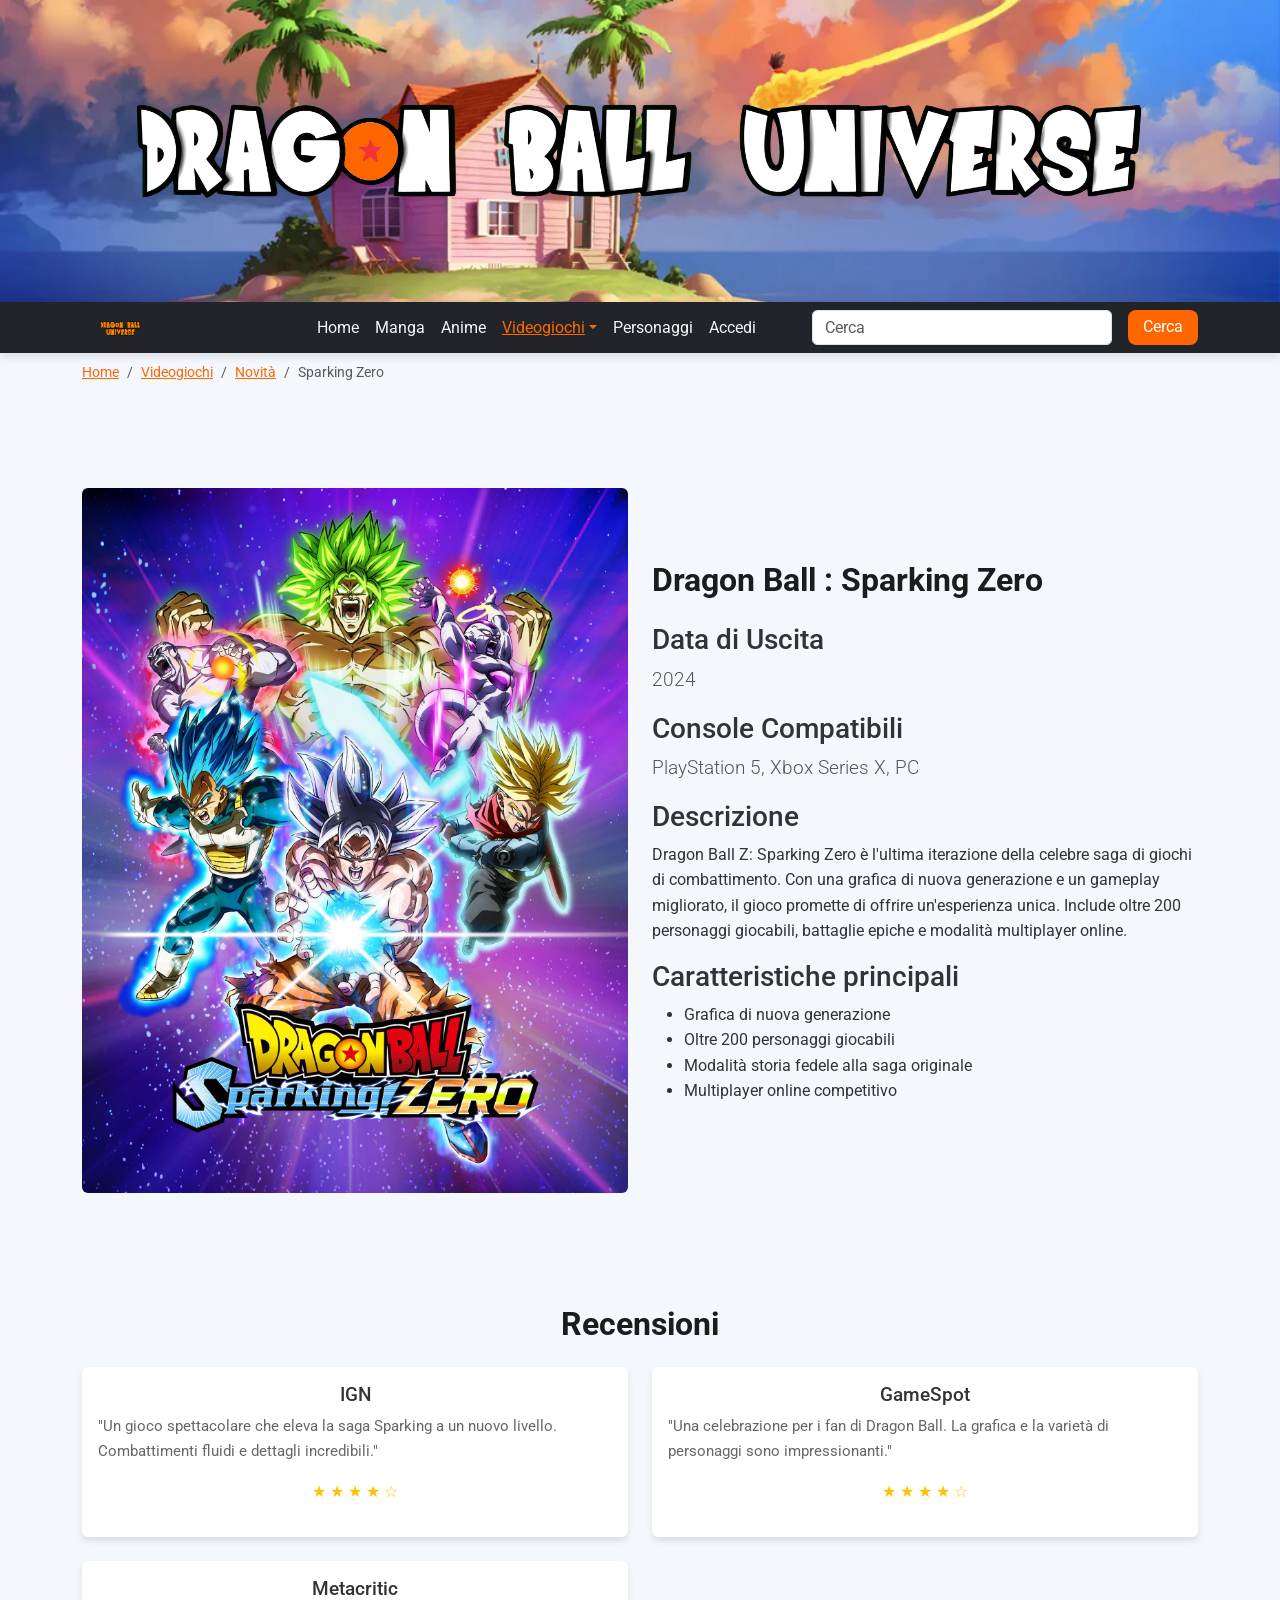
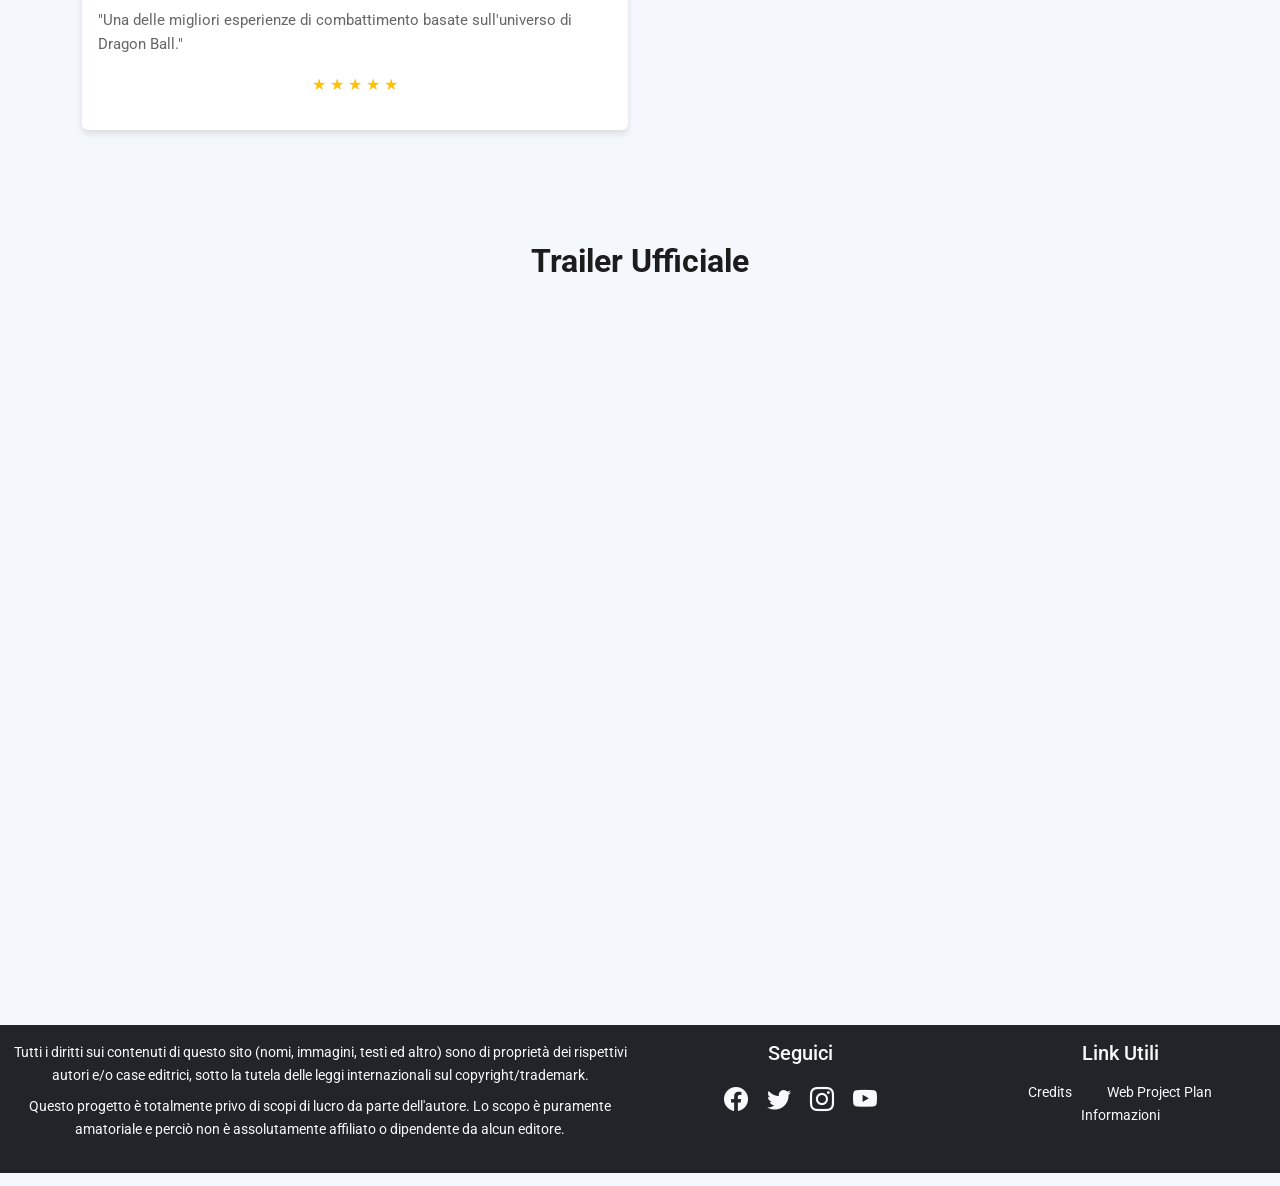
<file: src/pages/ultime_uscite.html>
<!DOCTYPE html>
<html lang="it">
<head>
    <meta charset="UTF-8">
    <meta name="viewport" content="width=device-width, initial-scale=1.0">

    <!-- Metadati Dublin Core -->
    <link rel="schema.DC" href="http://purl.org/dc/elements/1.1/"/>

    <META name="DC.Title" content="Dragon Ball Universe - Catalogo Digitale"/>
    <META name="DC.Creator" content="Davide Boschi"/>
    <META name="DC.Subject" content="Dragon Ball, Manga, Anime, Videogiochi, Personaggi"/>
    <META name="DC.Description" content="Un catalogo digitale dedicato all'universo di Dragon Ball, con schede dettagliate su manga, anime, videogiochi e personaggi."/>
    <META name="DC.Publisher" content="Github Pages"/>
    <META name="DC.Date" content="2024/01/01"/>
    <META name="DC.Type" content="Catalogo web interattivo"/>
    <META name="DC.Format" content="Sito web"/>
    <META name="DC.Source" content="Dragon Ball - Manga e Anime originali di Akira Toriyama"/>
    <META name="DC.Language" content="It"/>
    

    <!-- Font Roboto -->
    <link href="https://fonts.googleapis.com/css2?family=Roboto&display=swap" rel="stylesheet">

    <!-- Bootstrap CSS -->
    <link href="https://cdn.jsdelivr.net/npm/bootstrap@5.3.3/dist/css/bootstrap.min.css" rel="stylesheet">
    <link href="https://cdn.jsdelivr.net/npm/bootstrap-icons/font/bootstrap-icons.css" rel="stylesheet">

    <!-- Bootstrap JS -->
    <script src="https://cdn.jsdelivr.net/npm/bootstrap@5.3.3/dist/js/bootstrap.bundle.min.js"></script>

    <!-- CSS Personalizzato -->
    <link rel="stylesheet" href="../../style/style.css"/>

    <!-- Favicon -->
    <link rel="apple-touch-icon" sizes="180x180" href="../../favicon/apple-touch-icon.png">
    <link rel="icon" type="image/png" sizes="32x32" href="../../favicon/favicon-32x32.png">
    <link rel="icon" type="image/png" sizes="16x16" href="../../favicon/favicon-16x16.png">
    <link rel="manifest" href="/site.webmanifest">

    <title>Dragon Ball Universe</title>
</head>
<body>
    <!-- Header -->
    <header class="bg-primary text-white py-5">
        <div class="container text-center">
            <img src="../../images/altre/logoheader.png" class="img-fluid" alt="Dragon Ball Universe Logo">
        </div>
    </header>

    <!-- Navbar -->
    <nav class="navbar navbar-expand-lg navbar-dark bg-dark sticky-top">
        <div class="container">
            <a href="../index.html"> <img src="../../images/altre/logo.png" width="20%" class="img-fluid ms-3" alt="Immagine Progetto"></a>
            <button class="navbar-toggler" type="button" data-bs-toggle="collapse" data-bs-target="#navbarNav" aria-controls="navbarNav" aria-expanded="false" aria-label="Toggle navigation">
                <span class="navbar-toggler-icon"></span>
            </button>
            <div class="collapse navbar-collapse" id="navbarNav">
                <ul class="navbar-nav ms-auto">
                    <li class="nav-item"><a class="nav-link" href="../index.html">Home</a></li>
                    <li class="nav-item"><a class="nav-link" href="manga.html">Manga</a></li>
                    <li class="nav-item"><a class="nav-link" href="anime.html">Anime</a></li>
                    <li class="nav-item dropdown">
                        <a class="nav-link dropdown-toggle active" href="#" id="videogiochiDropdown" role="button" data-bs-toggle="dropdown" aria-expanded="false">Videogiochi</a>
                        <ul class="dropdown-menu" aria-labelledby="videogiochiDropdown">
                            <li><a class="dropdown-item" href="#">Console</a></li>
                            <li><a class="dropdown-item" href="#">Mobile</a></li>
                            <li><a class="dropdown-item Novita" href="ultime_uscite.html">Novita !</a></li>
                        </ul>
                    </li>
                    <li class="nav-item"><a class="nav-link" href="personaggi.html">Personaggi</a></li>
                    <li class="nav-item"><a class="nav-link" href="accesso.html">Accedi</a></li>
                </ul>
                <!-- Search Bar -->
                <form class="d-flex ms-5" role="search">
                    <input class="form-control me-3" type="search" placeholder="Cerca" aria-label="Search">
                    <button class="btn btn-primary" type="submit">Cerca</button>
                </form>
            </div>
        </div>
    </nav>
    <!-- Breadcrumbs -->
    <nav aria-label="breadcrumb" class="py-2">
        <div class="container">
            <ol class="breadcrumb">
                <li class="breadcrumb-item"><a href="../index.html">Home</a></li>
                <li class="breadcrumb-item"><a href="#">Videogiochi</a></li>
                <li class="breadcrumb-item"><a href="#">Novità</a></li>
                <li class="breadcrumb-item active" aria-current="page">Sparking Zero</li>
            </ol>
        </div>
    </nav>

    <!-- Main Content -->
    <main class="container py-5">
        <!-- Immagine e dettagli -->
        <section class="row mb-5">
            <div class="col-md-6">
                <img src="../../images/altre/spzero.jpg" class="img-fluid rounded" alt="Dragon Ball Z: Sparking Zero Cover">
            </div>
            <div class="col-md-6 d-flex align-items-center">
                <div>
                    <h2>Dragon Ball : Sparking Zero</h2>

                    <h3>Data di Uscita</h3>
                    <p class="lead">2024</p>

                    <h3>Console Compatibili</h3>
                    <p class="lead">PlayStation 5, Xbox Series X, PC</p>

                    <h3>Descrizione</h3>
                    <p>
                        Dragon Ball Z: Sparking Zero è l'ultima iterazione della celebre saga di giochi di combattimento. 
                        Con una grafica di nuova generazione e un gameplay migliorato, il gioco promette di offrire un'esperienza 
                        unica. Include oltre 200 personaggi giocabili, battaglie epiche e modalità multiplayer online.
                    </p>

                    <h3>Caratteristiche principali</h3>
                    <ul>
                        <li>Grafica di nuova generazione</li>
                        <li>Oltre 200 personaggi giocabili</li>
                        <li>Modalità storia fedele alla saga originale</li>
                        <li>Multiplayer online competitivo</li>
                    </ul>
                </div>
            </div>
        </section>

        <!-- Recensioni -->
        <section class="mb-5">
            <h2 class="text-center mb-4">Recensioni</h2>
            <div class="row row-cols-1 row-cols-md-2 g-4">
                <!-- Recensione 1 -->
                <div class="col">
                    <div class="card h-100">
                        <div class="card-body">
                            <h5 class="card-title">IGN</h5>
                            <p class="card-text">"Un gioco spettacolare che eleva la saga Sparking a un nuovo livello. Combattimenti fluidi e dettagli incredibili."</p>
                            <p class="text-warning">★ ★ ★ ★ ☆</p>
                        </div>
                    </div>
                </div>

                <!-- Recensione 2 -->
                <div class="col">
                    <div class="card h-100">
                        <div class="card-body">
                            <h5 class="card-title">GameSpot</h5>
                            <p class="card-text">"Una celebrazione per i fan di Dragon Ball. La grafica e la varietà di personaggi sono impressionanti."</p>
                            <p class="text-warning">★ ★ ★ ★ ☆</p>
                        </div>
                    </div>
                </div>

                <!-- Recensione 3 -->
                <div class="col">
                    <div class="card h-100">
                        <div class="card-body">
                            <h5 class="card-title">Metacritic</h5>
                            <p class="card-text">"Una delle migliori esperienze di combattimento basate sull'universo di Dragon Ball."</p>
                            <p class="text-warning">★ ★ ★ ★ ★</p>
                        </div>
                    </div>
                </div>
            </div>
        </section>

        <!-- Trailer -->
        <section class="text-center">
            <h2 class="mb-4">Trailer Ufficiale</h2>
            <div class="ratio ratio-16x9">
                <iframe width="560" height="315" src="https://www.youtube.com/embed/XTvBSY0YMyg?si=KKbf9Caz6NSxOSqp" title="YouTube video player" frameborder="0" allow="accelerometer; autoplay; clipboard-write; encrypted-media; gyroscope; picture-in-picture; web-share" referrerpolicy="strict-origin-when-cross-origin" allowfullscreen></iframe>
            </div>
        </section>

    </main>

 <!-- Footer -->
 <footer>
    <section class="container-fluid text-light py-3 bg-dark">
        <div class="row">
            <!-- Disclaimer -->
            <div class="col-md-6 mb-3">
                <p class="mb-2">
                    Tutti i diritti sui contenuti di questo sito (nomi, immagini, testi ed altro) sono di proprietà dei rispettivi autori e/o case editrici,
                    sotto la tutela delle leggi internazionali sul copyright/trademark.
                </p>
                <p class="mb-0">
                    Questo progetto è totalmente privo di scopi di lucro da parte dell'autore. Lo scopo è puramente amatoriale e perciò non è assolutamente affiliato o dipendente da alcun editore.
                </p>
            </div>
            <!-- Social Media -->
            <div class="col-md-3 mb-3 text-center">
                <h5 class="mb-3">Seguici</h5>
                <a href="#" class="text-light me-3"><i class="bi bi-facebook fs-4"></i></a>
                <a href="#" class="text-light me-3"><i class="bi bi-twitter fs-4"></i></a>
                <a href="#" class="text-light me-3"><i class="bi bi-instagram fs-4"></i></a>
                <a href="#" class="text-light"><i class="bi bi-youtube fs-4"></i></a>
            </div>
            <!-- Link utili -->
            <div class="col-md-3 mb-3 text-center">
                <h5 class="mb-3">Link Utili</h5>
                <ul class="list-inline mb-0">
                    <li class="list-inline-item mx-2">
                        <a class="text-light" href="#">Credits</a>
                    </li>
                    <li class="list-inline-item mx-2">
                        <a class="text-light" href="webprojectplan.html">Web Project Plan</a>
                    </li>
                    <li class="list-inline-item mx-2">
                        <a class="text-light" href="#">Informazioni</a>
                    </li>
                </ul>
            </div>
        </div>
    </section>
</footer>
</body>
</html>
</file>
<file: style/style.css>
/* ========================
 Stili generali
======================== */
body {
    font-family: 'Roboto', sans-serif;
    line-height: 1.6;
    margin: 0;
    padding: 0;
    background-color: #f4f7fc;
    color: #333;
    scroll-behavior: smooth;
}

/* ========================
   Header
======================== */
header {
    background-image: url("../images/altre/sfondo.webp");
    background-size: cover;
    background-position: center;
    text-align: center;
    padding: 2rem 0;
    color: #fff;
}

header .display-5 {
    font-size: 4rem;
    font-weight: bold;
    color: white;
    text-shadow: 2px 2px 4px black;
    display: inline-block;
    padding: 0.5rem 1rem;
    border-radius: 0.5rem;
    background: rgba(0, 0, 0, 0.5);
}

header .lead {
    font-size: 1.2rem;
    font-weight: 300;
}

/* ========================
   Navbar
======================== */
.navbar {
    background-color: #282c34;
    box-shadow: 0 4px 8px rgba(0, 0, 0, 0.1);
}

.navbar-brand {
    font-size: 1.8rem;
    font-weight: bold;
    color: #ff9900 !important;
}

.nav-link {
    font-size: 1rem;
    color: #f4f4f4 !important;
    transition: color 0.3s ease;
}

.nav-link.active {
    color: #ff6600 !important;
    text-decoration: underline;
}

.nav-link:hover {
    color: #ff6600 !important;
    text-decoration: underline;
}

.dropdown-item.Novita {
    color: #ff6600 !important;
}

/* ========================
   Breadcrumbs
======================== */
.breadcrumb {
    background-color: transparent;
    font-size: 0.9rem;
}

.breadcrumb-item a {
    color: #ff6600;
    transition: color 0.3s ease;
}

.breadcrumb-item a:hover {
    text-decoration: underline;
    color: #a04203;
}

/* ========================
   Section
======================== */
section {
    padding: 2rem 0;
}

.bg-light {
    background-color: #f8f9fa !important;
}

h2 {
    font-size: 2rem;
    font-weight: bold;
    margin-bottom: 1.5rem;
    color: #1c1c1c;
}

p.lead {
    font-size: 1.2rem;
    color: #555;
}

/* ========================
   Carousel
======================== */
.carousel-control-prev-icon,
.carousel-control-next-icon {
    background-color: gray;
    background-size: 50%;
    border-radius: 50%;
}

.carousel-img {
    max-width: 30%;
    height: auto;
    margin: 0 auto;
}


/* ========================
   Cards
======================== */
.card {
    border: none;
    box-shadow: 0 4px 6px rgba(0, 0, 0, 0.1);
    transition: transform 0.2s, box-shadow 0.2s;
}

.card:hover {
    transform: scale(1.05);
    box-shadow: 0 8px 12px rgba(0, 0, 0, 0.2);
}

.card-title {
    font-size: 1.2rem;
    color: #333;
}

.card-text {
    font-size: 0.95rem;
    color: #666;
}

.card-img-top {
    max-width: 50%;
    height: auto;
    margin: 0 auto;
}

.card-header{
    background-color: #333 !important;
    color: #ffffff !important;
    text-align: center;
    font-weight: bold;
    font-size: 1.5rem;
}

.card-body{
    display:flex;
    flex-direction: column;
    align-items: center;
    justify-content:center;
}

/* ========================
   Button
======================== */
.btn-primary {
    background-color: #ff6600;
    border: none;
    padding: 0.8rem 1.0rem;
    font-size: 1rem;
    color: white;
    border-radius: 0.5rem;
    transition: background-color 0.3s ease, transform 0.2s;
}

.btn-primary:hover {
    background-color: #cc5200;
    transform: scale(1.05);
}

.ao {
    color: #cc5200;
}

/* ========================
   Pagination
======================== */
.pagination .page-link {
    color: #ff6600;
    font-size: 1rem;
    transition: background-color 0.3s ease;
}

.pagination .page-link:hover {
    background-color: #ff6600;
    color: #fff;
}

.pagination .page-item.active .page-link {
    background-color: #ff6600;
    border-color: #ff6600;
    color: #fff;
}

/* ========================
   Footer
======================== */
footer {
  
    color: #fff;
    padding: 0.8rem 0;
    font-size: 0.9rem;
    text-align: center;
    margin-bottom:0;

}

footer p.grandezza-font {
    font-size: 0.85rem; 
    line-height: 1.4; 
    margin-bottom: 0.5rem; 
}

footer a {
    color: #ff9900;
    text-decoration: none;
    transition: color 0.3s ease; 
}

footer a:hover {
    color: #ffcc00; 
    text-decoration: underline;
}

footer .list-inline-item {
    margin: 0 5px;
}

footer .list-inline-item a {
    padding: 3px 8px; 
    border-radius: 4px;
    font-size: 0.85rem;
}

footer .list-inline-item a:hover {
    background-color: #ff6600;
    color: #fff; 
}


/* ========================
   Accordion
======================== */
.accordion-button {
    background-color: #1c1c1c !important;
    color: white !important;
    border: none;
    box-shadow: none;
}

.accordion-button:hover {
    background-color: #cc5200 !important;
}

.accordion-button:focus {
    box-shadow: none !important;
}

.accordion-body {
    background-color: #fff3e6;
    color: #333;
}

/* ========================
   Modal
======================== */
.modal-body {
    display: flex;
    flex-direction: column;
    align-items: center;
    gap: 20px;
}

.form-check-input:checked {
    background-color: #ff6600;
    border-color: #cc5200;
}

/* ========================
 Altro
======================== */
.text-shadow {
    text-shadow: 1px 1px 3px rgba(0, 0, 0, 0.6);
}

.rounded {
    border-radius: 0.5rem;
}

.shadow-sm {
    box-shadow: 0 2px 4px rgba(0, 0, 0, 0.1);
}

.shadow-lg {
    box-shadow: 0 8px 16px rgba(0, 0, 0, 0.2);
}

.mt-4 {
    margin-top: 2rem;
}

.mb-4 {
    margin-bottom: 2rem;
}


/* Navbar Styles */
.navbar .form-control {
    width: 300px;
    height: 35px;
    border-radius: 5px; 
}

.navbar .btn-primary {
    height: 35px;
    display: flex;
    align-items: center;
    justify-content: center;
    padding: 0 15px;
}

.navbar .nav-link {
    display: flex;
    align-items: center; 
    padding: 0 10px; 
    height: 100%;
}
</file>
